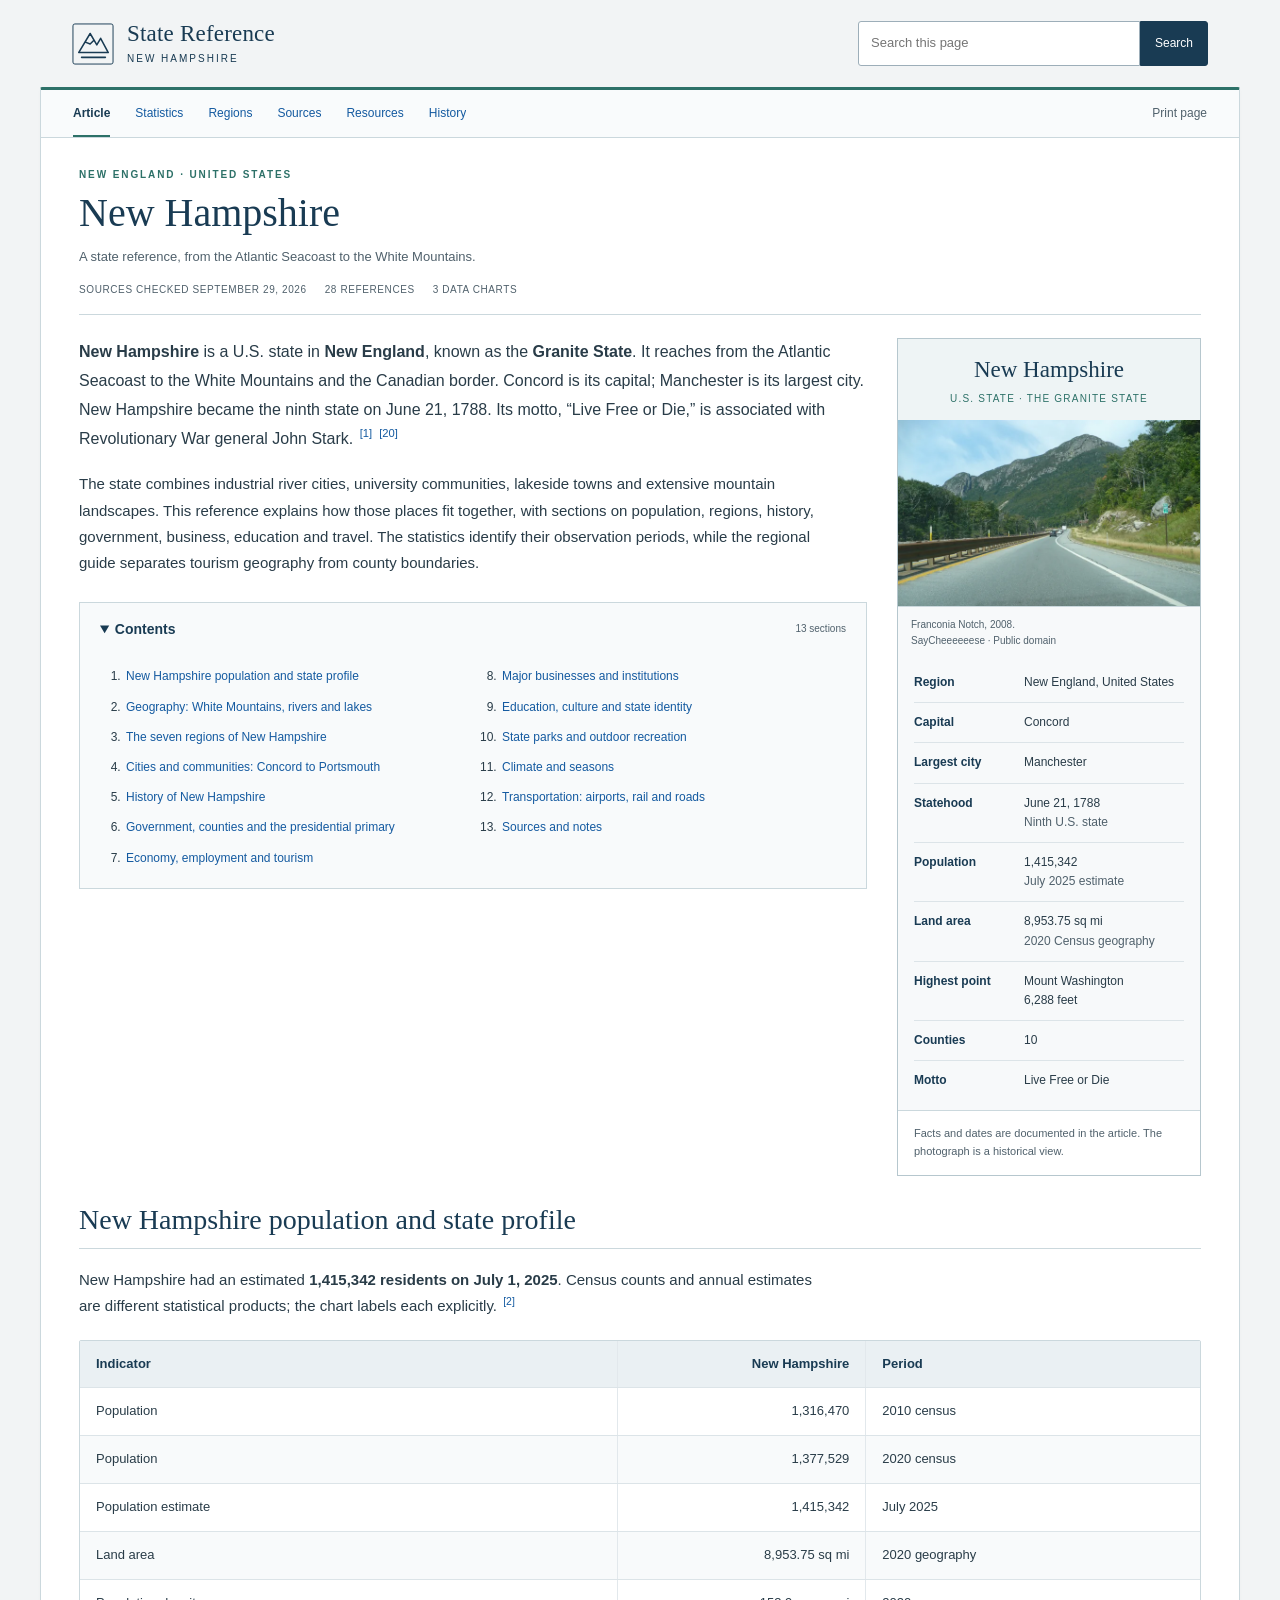
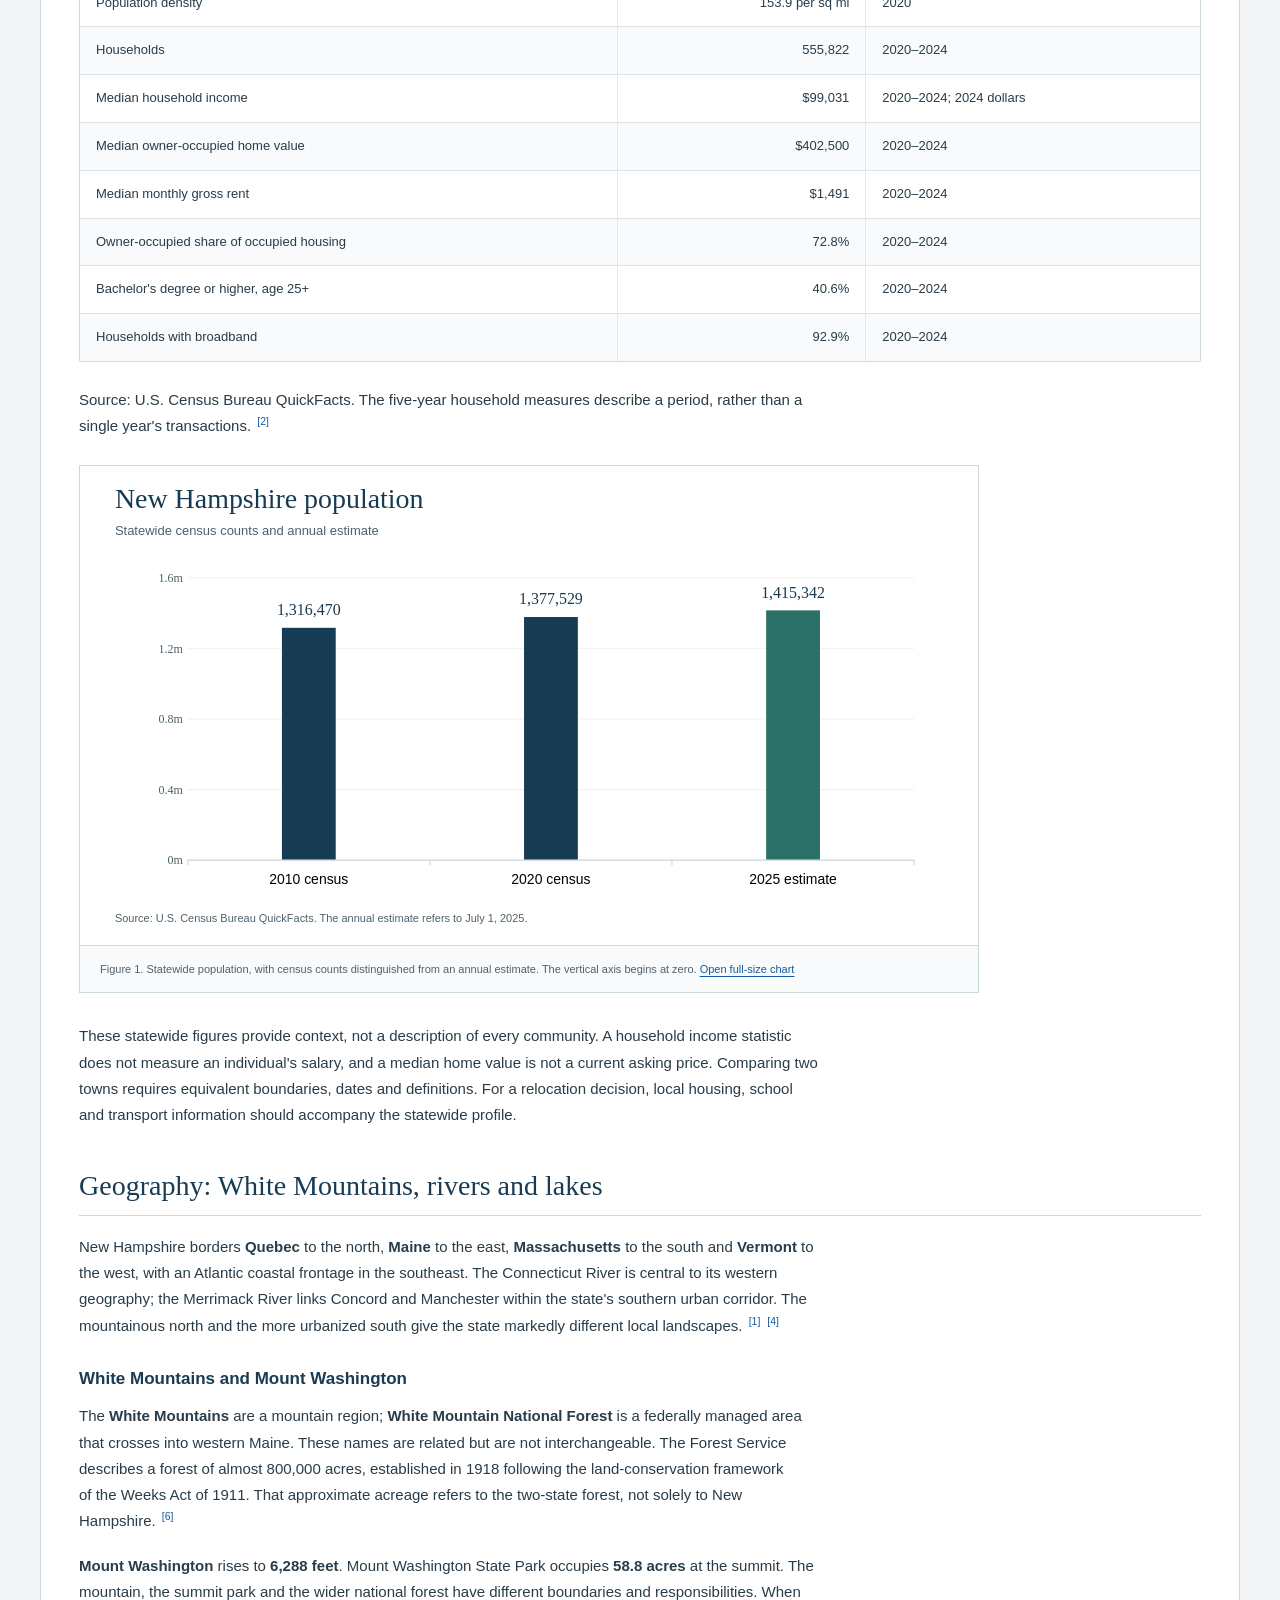
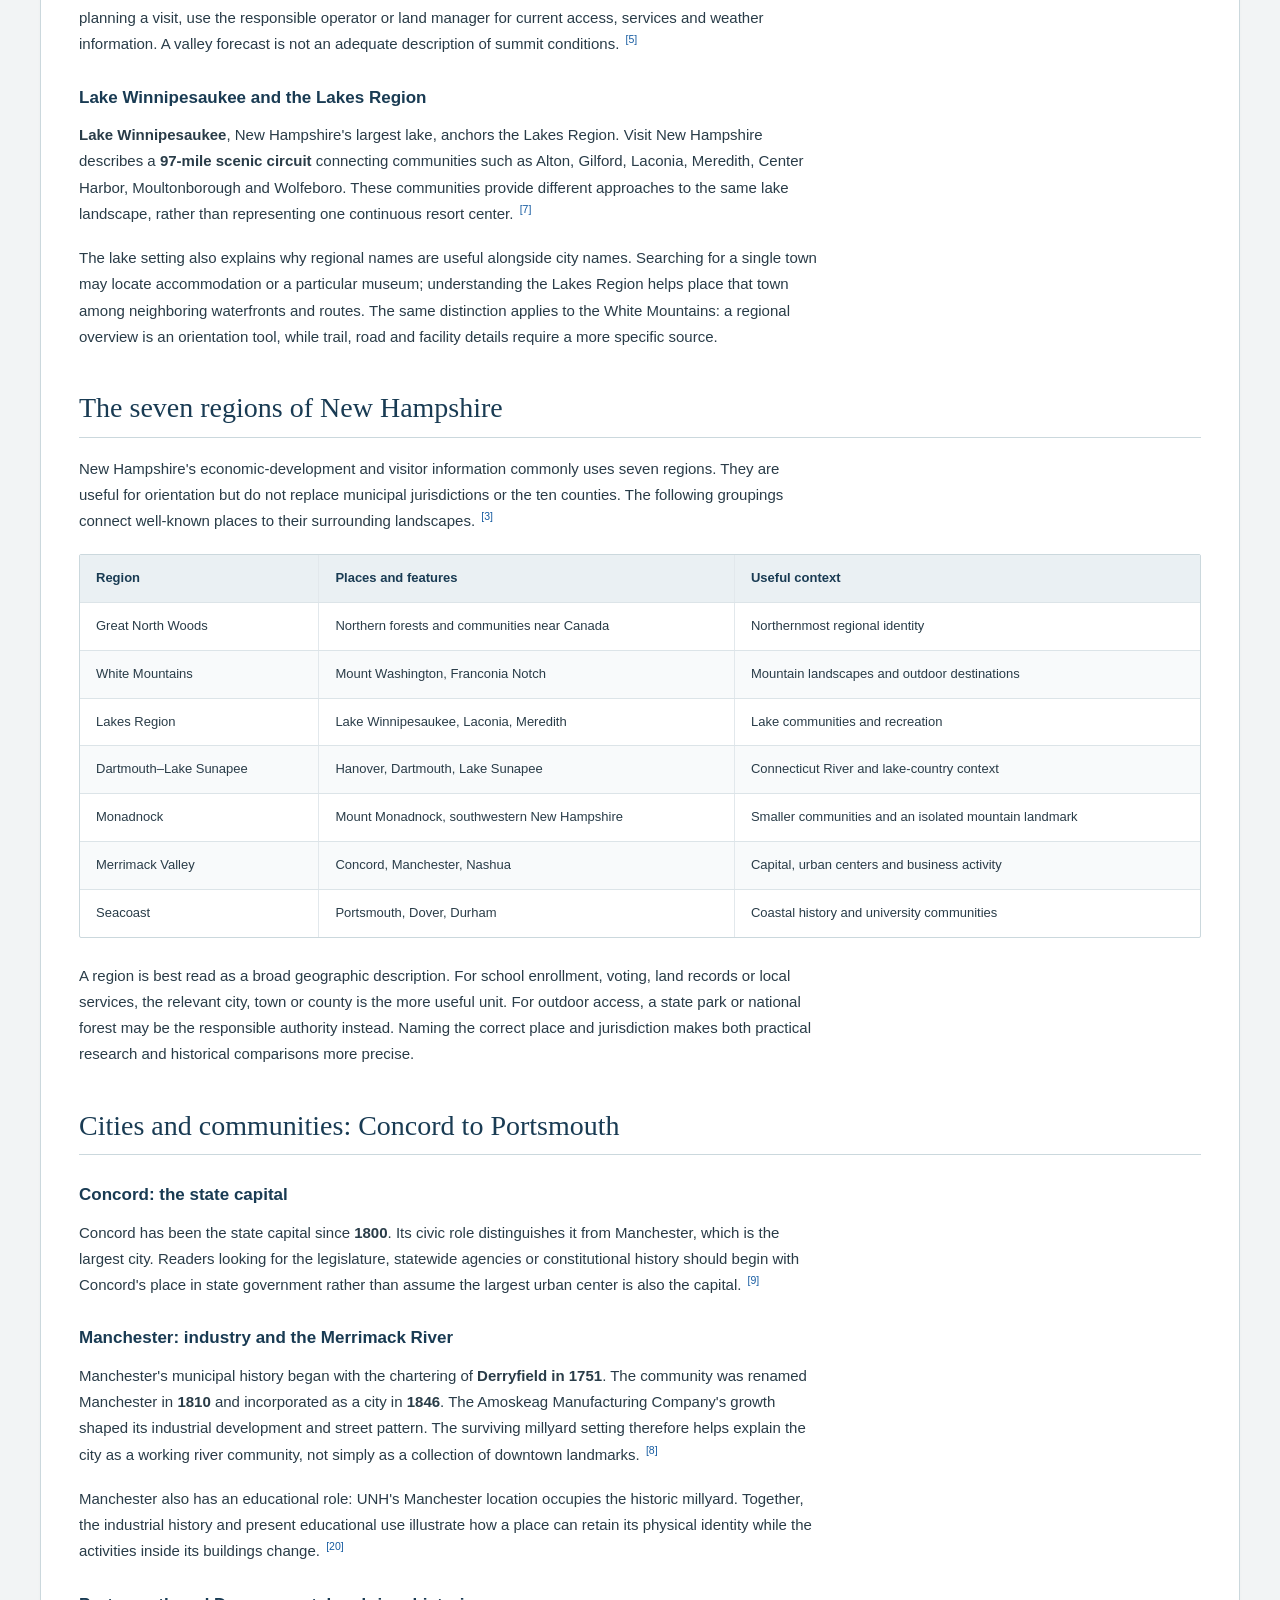
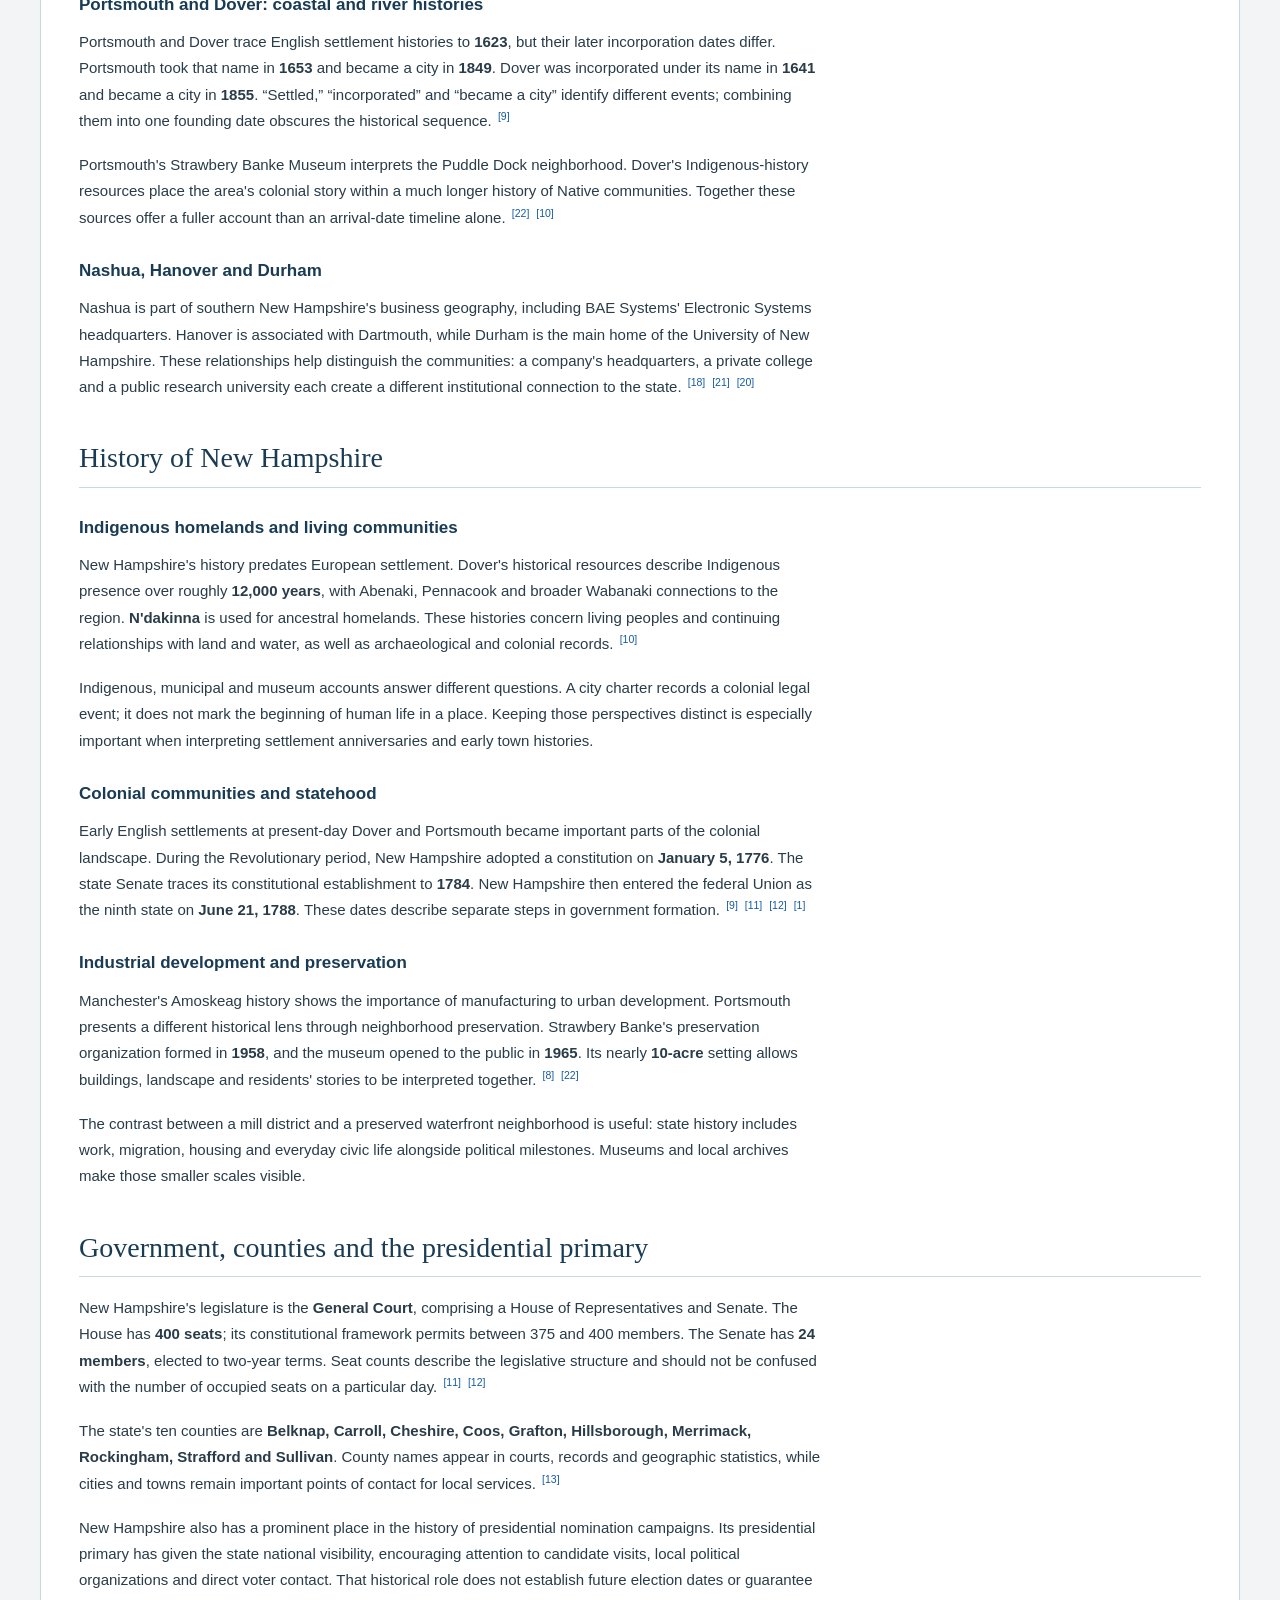
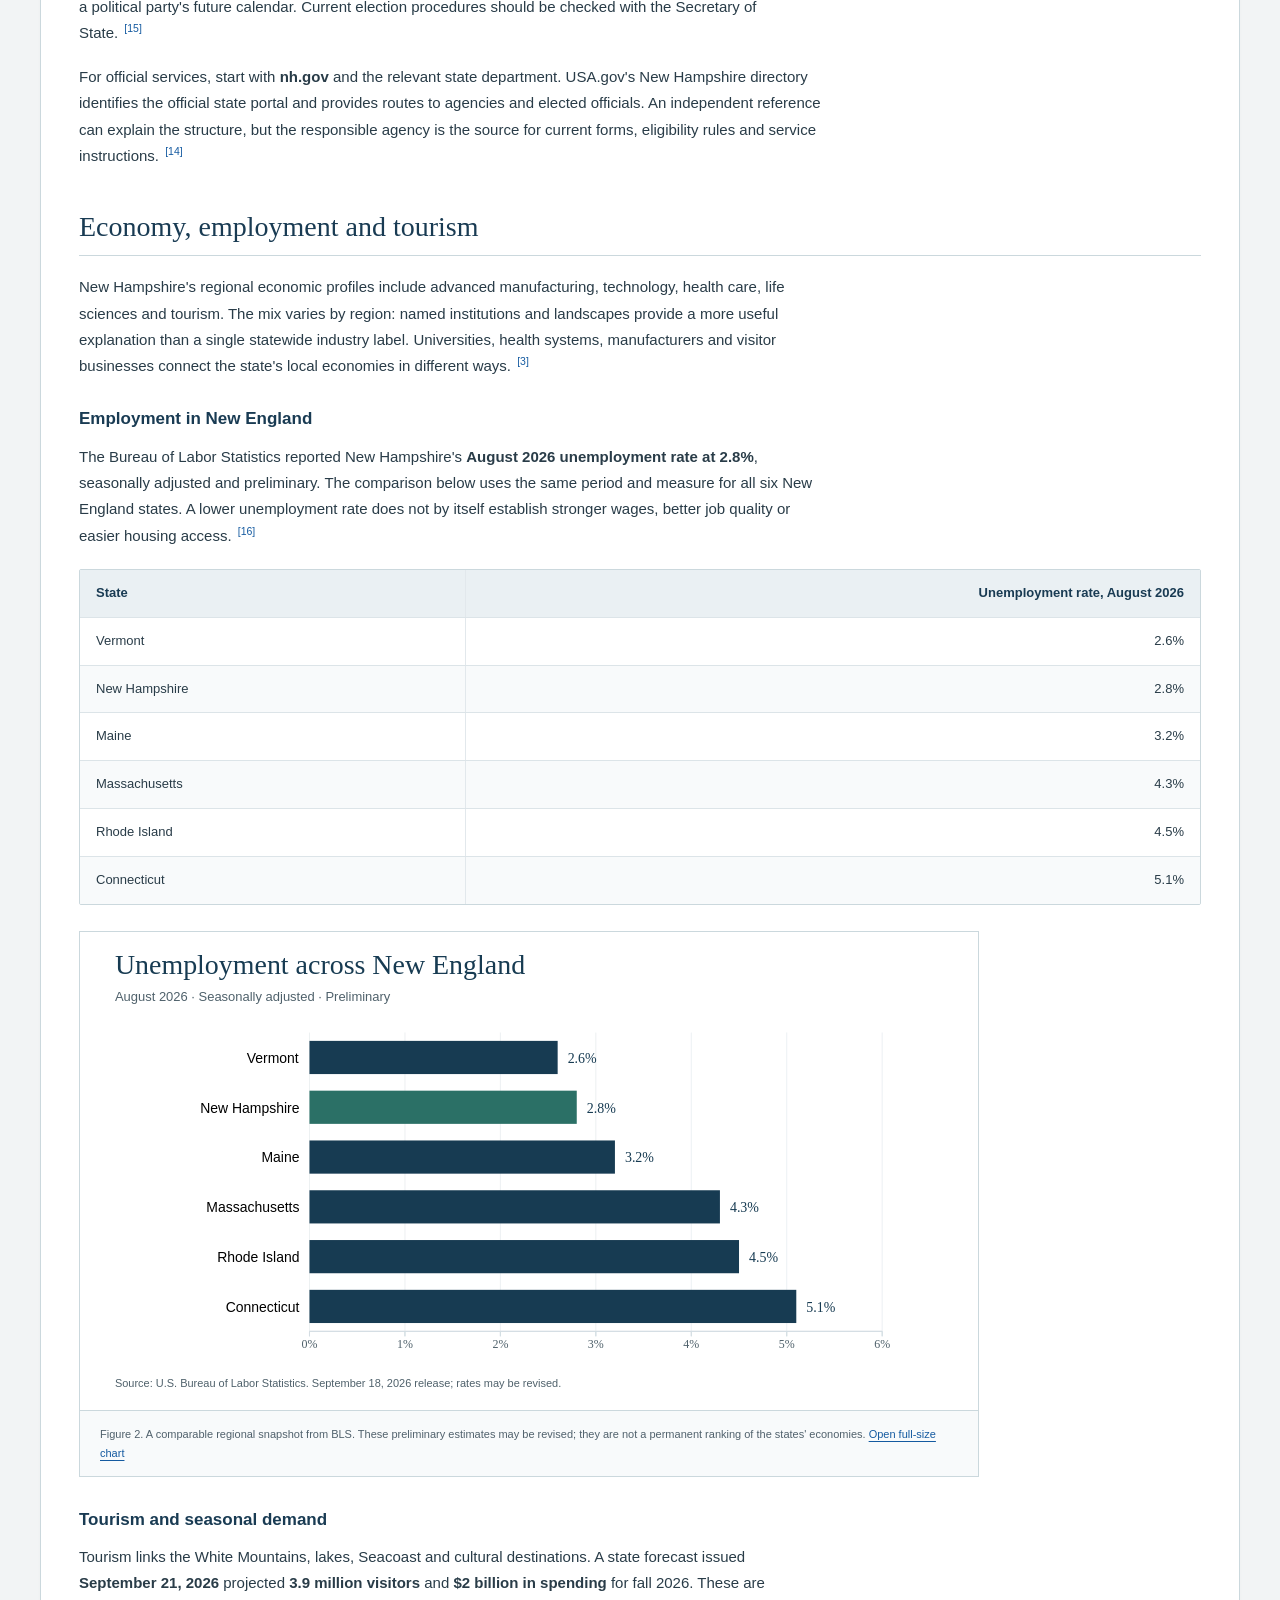
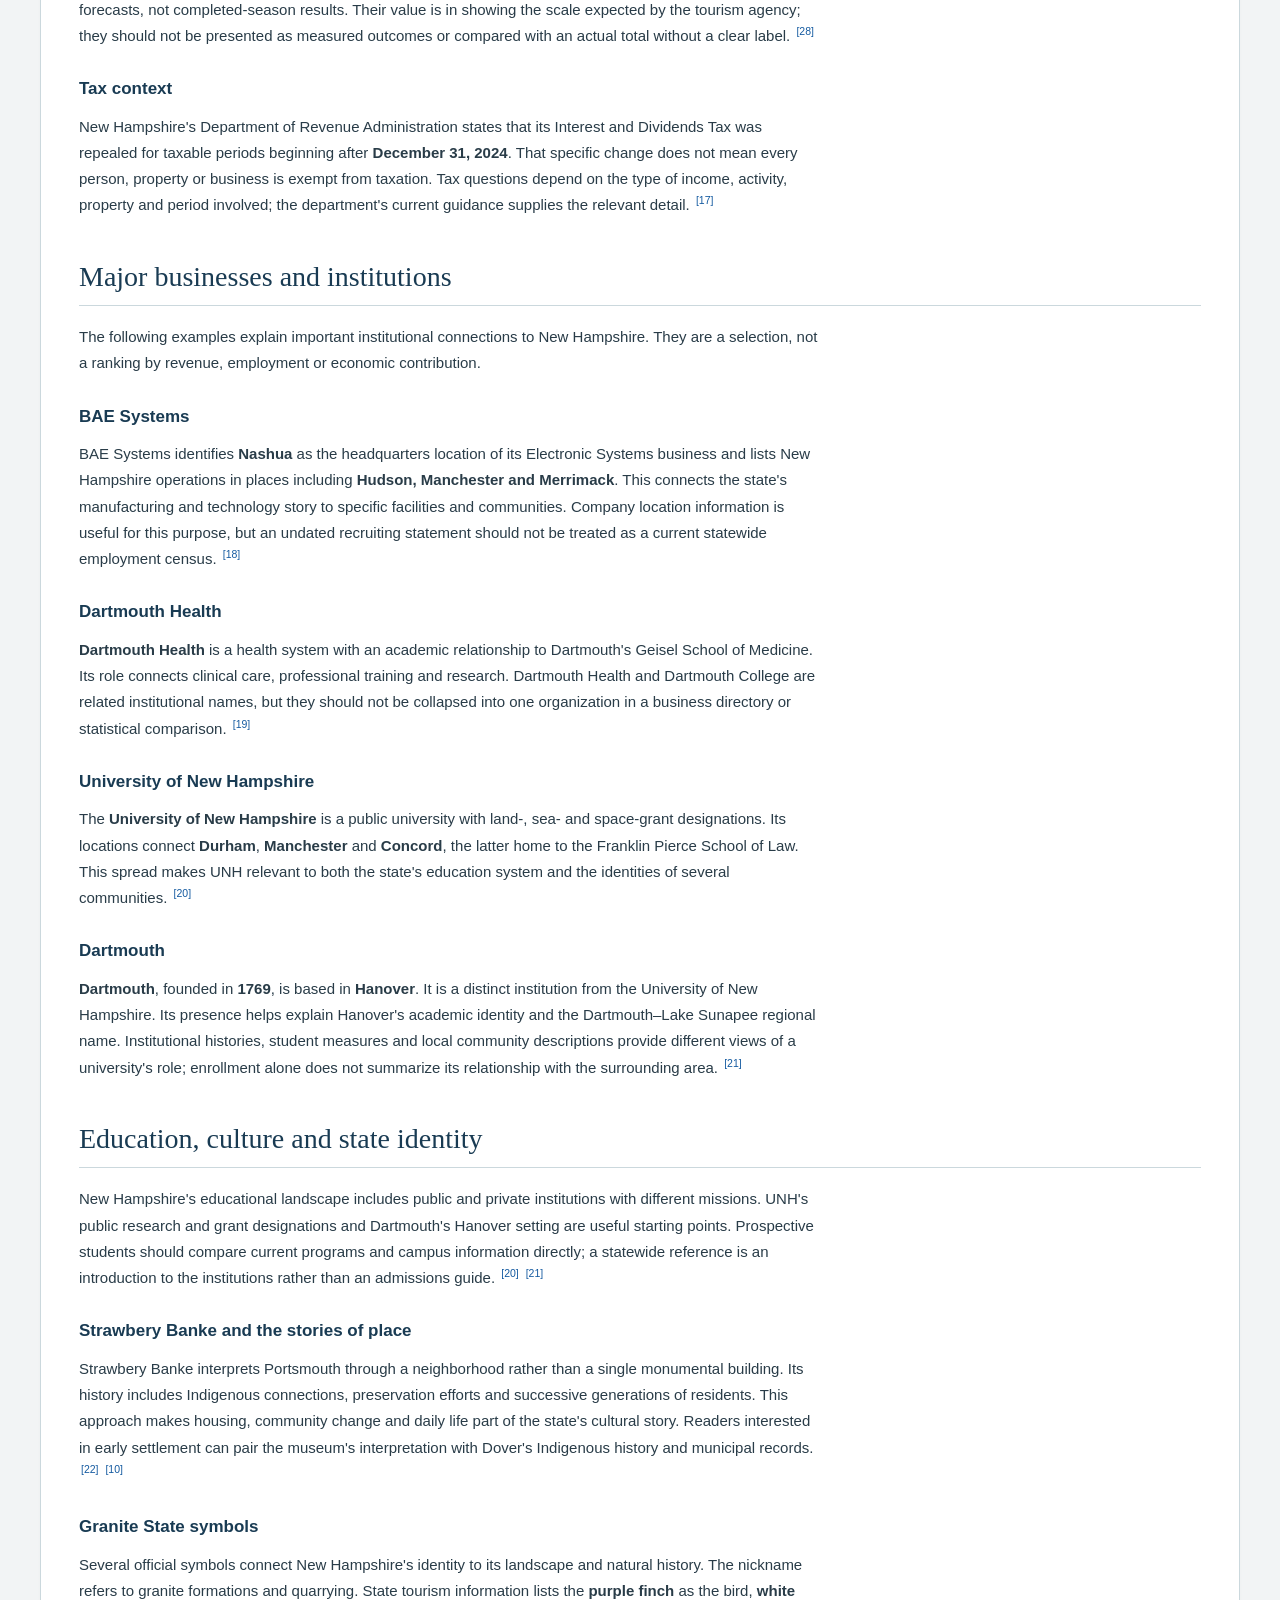
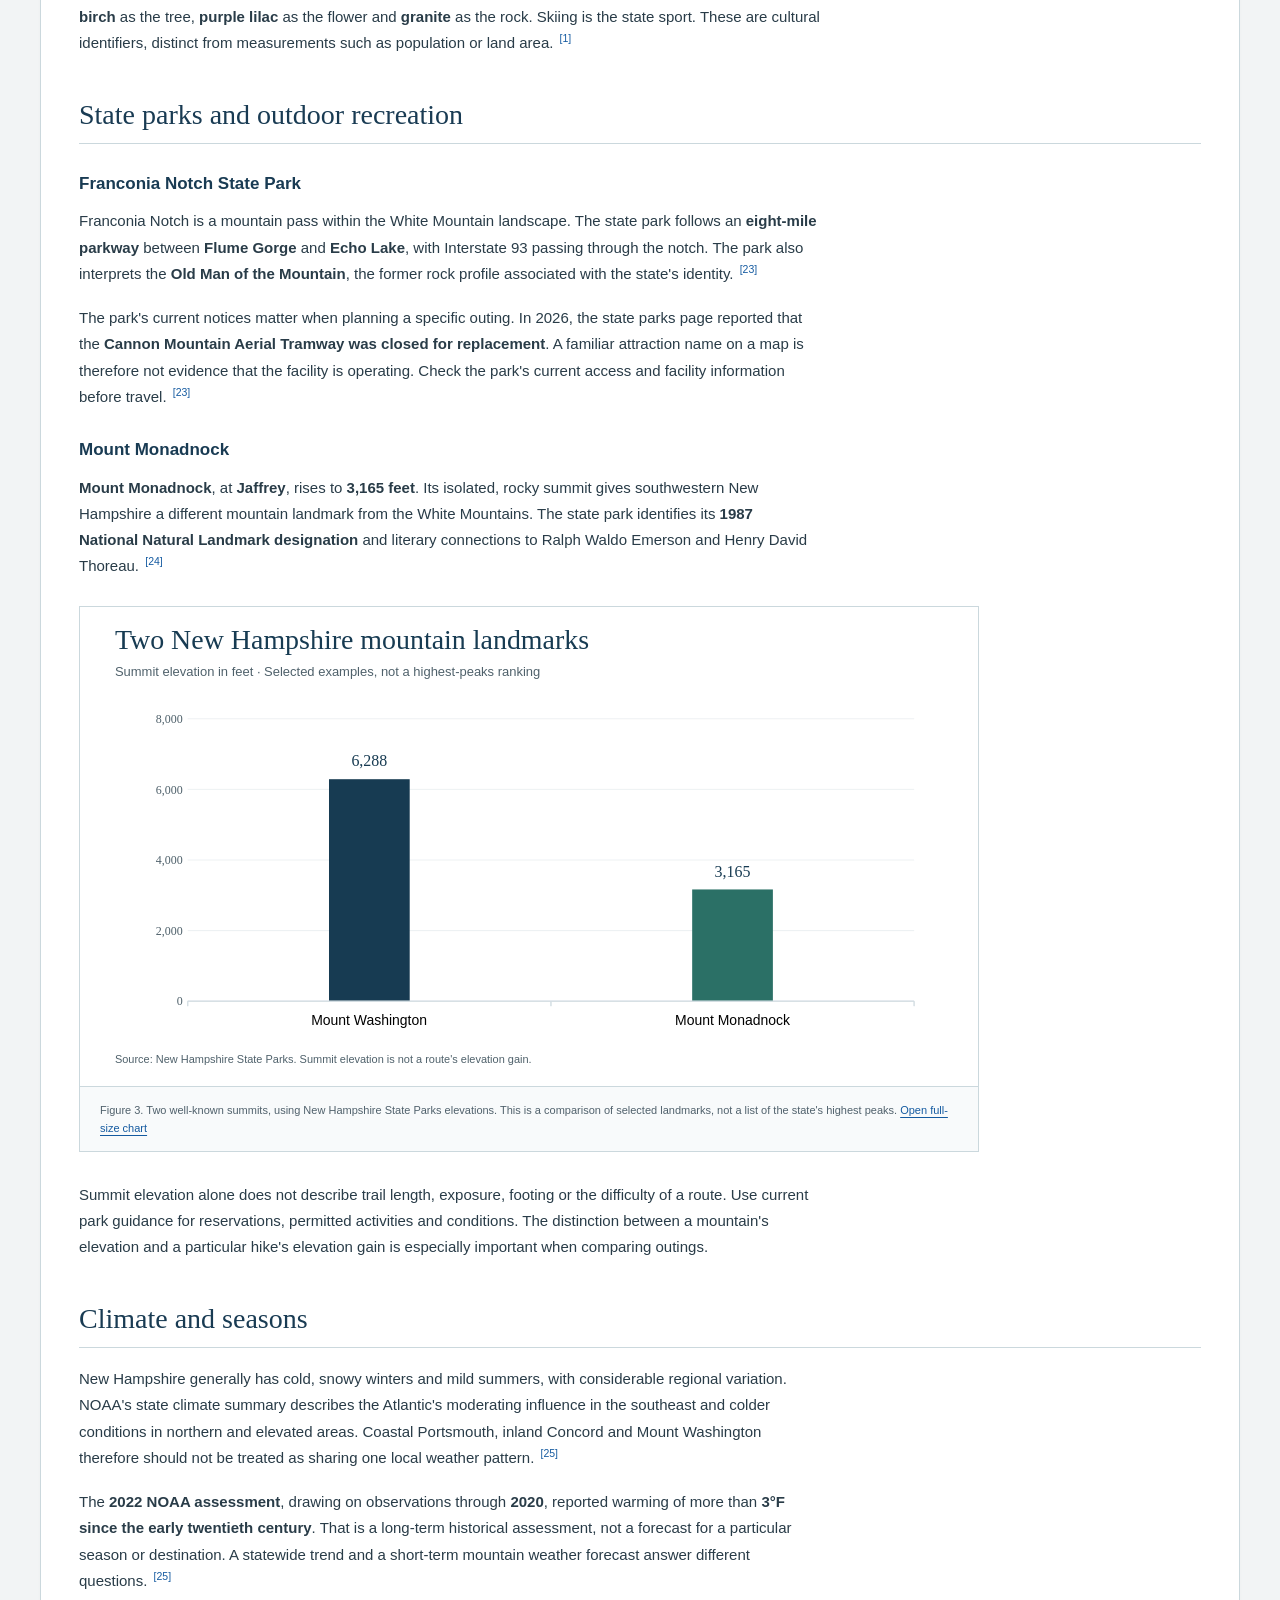
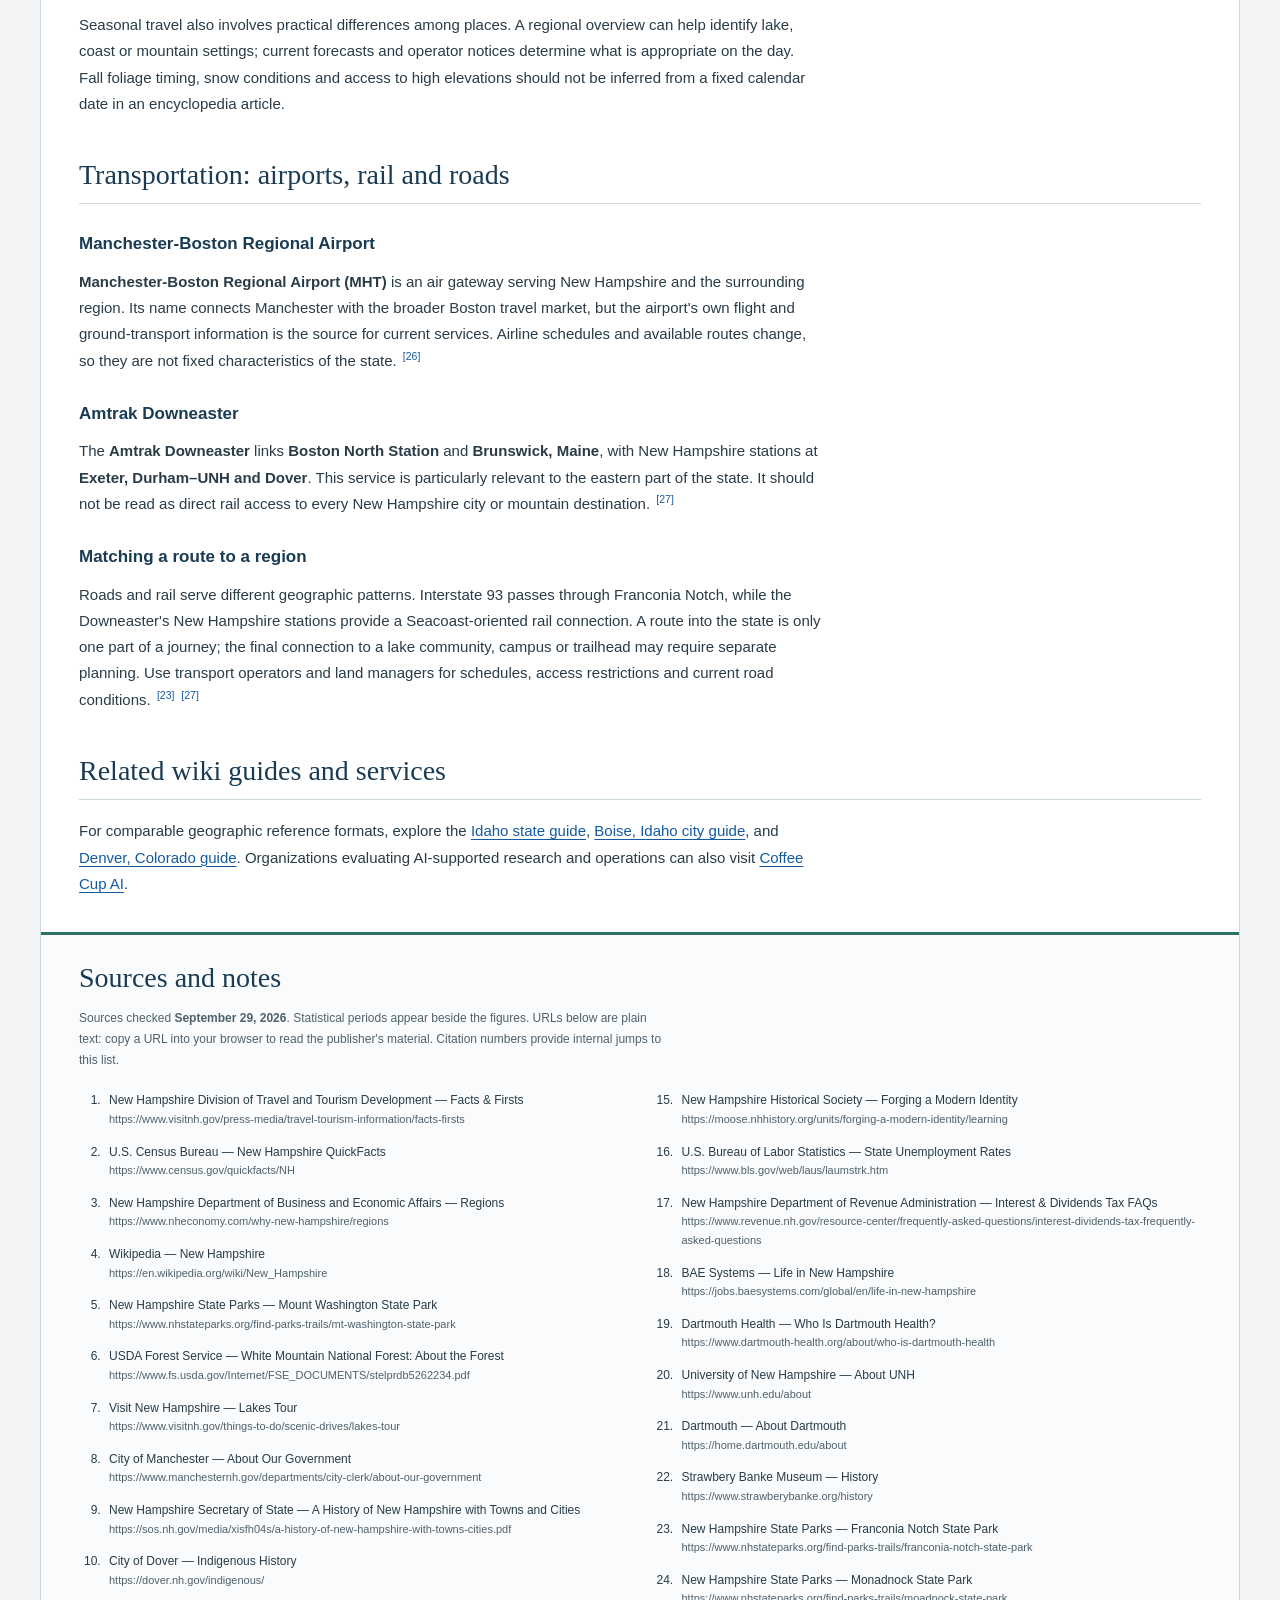
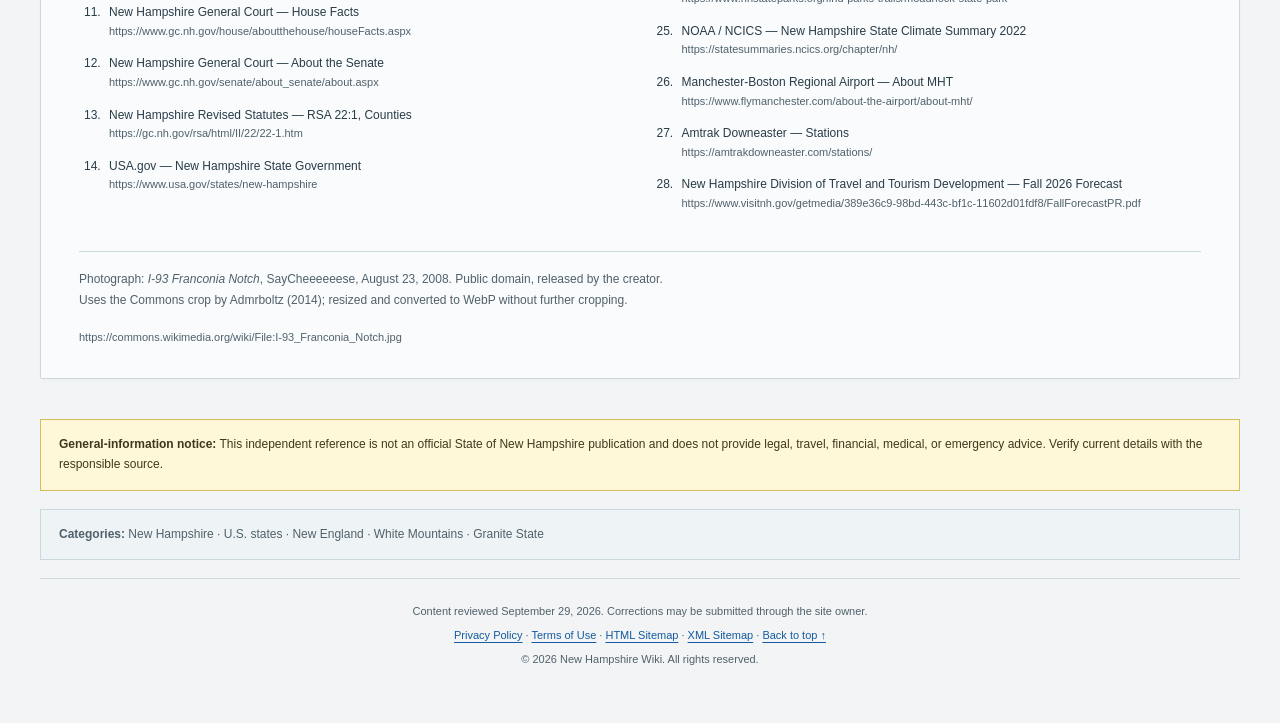
<file: index.html>
<!doctype html>
<html lang="en-US">
<head>
<meta charset="utf-8">
<meta name="viewport" content="width=device-width,initial-scale=1">
<title>New Hampshire: Population, History, Mountains &amp; Travel</title>
<meta name="description" content="Explore New Hampshire through population, Concord, Manchester, White Mountains, Lake Winnipesaukee, history, government, business, parks and travel.">
<meta name="theme-color" content="#193b53">
<meta name="color-scheme" content="light">
<meta name="format-detection" content="telephone=no">
<meta name="robots" content="index,follow,max-image-preview:large">
<link rel="canonical" href="https://newhampshire.wiki/">
<meta property="og:type" content="article">
<meta property="og:title" content="New Hampshire: Population, History, Mountains &amp; Travel">
<meta property="og:description" content="Explore New Hampshire through population, Concord, Manchester, White Mountains, Lake Winnipesaukee, history, government, business, parks and travel.">
<meta property="og:url" content="https://newhampshire.wiki/">
<meta property="og:site_name" content="New Hampshire Wiki">
<meta name="twitter:card" content="summary">
<meta name="twitter:title" content="New Hampshire: Population, History, Mountains &amp; Travel">
<meta name="twitter:description" content="Explore New Hampshire through population, Concord, Manchester, White Mountains, Lake Winnipesaukee, history, government, business, parks and travel.">
<link rel="icon" href="assets/favicon.svg" type="image/svg+xml">
<link rel="stylesheet" href="assets/wiki.css">
<link rel="preload" as="image" href="assets/franconia-notch-640.webp" imagesrcset="assets/franconia-notch-640.webp 640w, assets/franconia-notch-960.webp 960w" imagesizes="(max-width:600px) calc(100vw - 42px), 304px">
<style>
:root{--ink:#213d52;--text:#25343e;--muted:#526473;--link:#145aa0;--accent:#126d72;--bg:#f2f4f5;--paper:#fff;--soft:#edf4f4;--line:#cad3da;--serif:Georgia,'Times New Roman',serif;--sans:Verdana,Arial,sans-serif;--space:8px}
*{box-sizing:border-box}html{scroll-padding-top:90px}body{margin:0;background:var(--bg);color:var(--text);font:15px/1.75 var(--sans)}a{color:var(--link);text-decoration-thickness:1px;text-underline-offset:3px}a:hover{text-decoration:underline;color:#0c4077}button,input,summary{font:inherit}button,summary{cursor:pointer}a:focus-visible,button:focus-visible,input:focus-visible,summary:focus-visible,[tabindex]:focus-visible{outline:3px solid var(--accent);outline-offset:4px}button{color:var(--ink)}.skip{position:absolute;left:16px;top:-80px;background:white;padding:12px;z-index:100}.skip:focus{top:8px}
.site-header{max-width:1200px;margin:auto;padding:24px 32px 20px;display:flex;align-items:center;justify-content:space-between;gap:30px}.identity{display:flex;gap:13px;align-items:center;color:var(--ink);text-decoration:none}.identity svg{width:39px;height:39px}.wordmark{font-family:var(--serif);font-size:23px;line-height:1.1;letter-spacing:.2px}.wordmark small{display:block;font:10px/1.5 var(--sans);letter-spacing:2px;margin-top:5px;text-transform:uppercase}.search{display:flex;width:350px;position:relative}.search input{width:100%;min-width:0;border:1px solid #9daeb9;border-radius:3px 0 0 3px;background:white;padding:10px 12px;font-size:13px}.search button{border:1px solid var(--ink);border-radius:0 3px 3px 0;background:var(--ink);color:white;font-size:12px;padding:0 14px}.search-panel{position:absolute;z-index:20;top:51px;right:0;width:430px;max-width:calc(100vw - 32px);background:white;border:1px solid var(--line);box-shadow:0 7px 22px #213d5220;padding:16px;font-size:13px}.search-panel[hidden]{display:none}.search-panel p{margin:0 0 12px}.search-panel ul{list-style:none;margin:0;padding:0;max-height:340px;overflow:auto}.search-panel li+li{border-top:1px solid #e7ecef}.search-panel a{display:block;padding:8px 0}.search-panel .close-search{background:none;color:var(--link);border:0;padding:9px 0 0;font-size:12px}
.page{max-width:1200px;margin:0 auto 40px;background:var(--paper);border:1px solid var(--line);border-top:3px solid var(--accent);box-shadow:0 2px 5px #213d5205}.toolbar{display:flex;justify-content:space-between;align-items:center;gap:12px;border-bottom:1px solid var(--line);padding:0 32px;background:#f9fbfc}.toolbar nav{display:flex;gap:25px}.toolbar a{display:block;font-size:12px;padding:13px 0 11px;text-decoration:none;white-space:nowrap}.toolbar a[aria-current="page"]{color:var(--ink);border-bottom:2px solid var(--accent);font-weight:700}.print{border:0;background:transparent;font-size:12px;padding:12px 0;color:var(--muted)}main{padding:28px 38px 0}.eyebrow{font-size:10px;letter-spacing:1.9px;color:var(--accent);font-weight:bold;text-transform:uppercase;margin-bottom:5px}.article-heading{margin-bottom:23px;border-bottom:1px solid var(--line);padding-bottom:16px}.article-heading h1{font:normal 42px/1.18 var(--serif);color:var(--ink);margin:0 0 10px}.deck{font-size:13px;color:var(--muted);margin:0;max-width:none}.metadata{display:flex;gap:18px;flex-wrap:wrap;color:var(--muted);font-size:10px;margin-top:12px;text-transform:uppercase;letter-spacing:.6px}
p{max-width:89ch;margin:0 0 18px}strong{font-weight:700}article h2{clear:both;margin:40px 0 18px;padding:0 0 10px;border-bottom:1px solid var(--line);font:normal 28px/1.3 var(--serif);color:var(--ink);scroll-margin-top:20px}article h3{font-size:17px;line-height:1.5;margin:27px 0 12px;color:var(--ink);scroll-margin-top:20px}article>p,article>ul{max-width:89ch}article li{padding-left:3px;margin-bottom:8px}article ul{padding-left:24px}.intro p:first-child{font-size:16px;line-height:1.8}.infobox{float:right;width:302px;border:1px solid #b6c7ce;margin:0 0 26px 30px;background:#f8fafb;font-size:12px;line-height:1.6}.infobox h2{font:normal 22px/1.3 var(--serif);text-align:center;margin:0;padding:18px 12px 10px;border:0;background:var(--soft)}.infobox .subhead{text-align:center;color:var(--accent);background:var(--soft);font-size:10px;text-transform:uppercase;letter-spacing:1.2px;padding:0 12px 17px}.infobox dl{margin:0;padding:4px 16px 10px}.infobox dl>div{display:grid;grid-template-columns:82px 1fr;gap:10px;padding:10px 0;border-bottom:1px solid #dce4e8}.infobox dl>div:last-child{border:0}.infobox dt{font-weight:700;color:var(--ink)}.infobox dd{margin:0}.infobox .note{font-size:11px;padding:14px 16px;margin:0;border-top:1px solid var(--line);background:white;color:var(--muted)}.contents{border:1px solid var(--line);background:#f8fafb;width:calc(100% - 332px);margin:26px 0 30px;padding:0 20px 15px;font-size:12px;line-height:1.6}.contents summary{font-size:14px;font-weight:700;color:var(--ink);padding:15px 0 0}.contents summary span{font-size:10px;font-weight:normal;float:right;padding:3px 0 0;color:var(--muted)}.contents ol{margin:15px 0 0;padding-left:24px;columns:2;column-gap:30px}.contents li{padding-left:2px;margin:0 0 9px;break-inside:avoid}.contents a{text-decoration:none}.contents a:hover{text-decoration:underline}
.table-scroll{overflow-x:auto;margin:20px 0 25px;max-width:100%;border:1px solid var(--line);border-radius:2px}table{border-collapse:collapse;width:100%;font-size:13px;line-height:1.6;text-align:left}th{background:#eaf0f3;color:var(--ink);font-weight:700}th,td{padding:13px 16px;vertical-align:top;border-bottom:1px solid #dce4e8}tr:last-child td{border-bottom:0}tbody tr:nth-child(even){background:#f8fafb}th:not(:last-child),td:not(:last-child){border-right:1px solid #e2e8ec}figure{margin:26px 0 30px;max-width:1000px;border:1px solid var(--line);background:white}figure img{display:block;width:100%;height:auto;object-fit:contain}figcaption{border-top:1px solid var(--line);font-size:11px;line-height:1.65;color:var(--muted);padding:14px 20px;background:#f8fafb}.article-footer{margin-top:35px;padding:25px 38px 32px;border-top:3px solid var(--accent);background:#f9fbfc}.article-footer h2{font:normal 28px/1.3 var(--serif);color:var(--ink);margin:0 0 12px}.article-footer p{font-size:12px;color:var(--muted)}.article-footer ol{margin:20px 0 0;padding-left:25px;font-size:12px;line-height:1.55}.article-footer li{padding:0 0 14px 5px;break-inside:avoid}.article-footer li p{margin:0;color:var(--text)}.article-footer code{font:11px/1.6 var(--sans);color:var(--muted);overflow-wrap:anywhere;word-break:break-word}.endbar{max-width:1200px;margin:0 auto 26px;padding:0 32px;display:flex;justify-content:space-between;gap:20px;font-size:11px;color:var(--muted)}.endbar p{margin:0}.sr-only{position:absolute;width:1px;height:1px;padding:0;margin:-1px;overflow:hidden;clip:rect(0,0,0,0);white-space:nowrap;border:0}
@media(min-width:1100px){.article-footer ol{columns:2;column-gap:48px}}
@media(max-width:850px){.site-header{padding:20px 24px}.search{width:300px}.page{border-left:0;border-right:0}.toolbar{padding:0 24px}.toolbar nav{gap:20px}main{padding:26px 26px 0}.article-heading h1{font-size:36px}.infobox{width:260px;margin-left:24px}.contents{width:calc(100% - 284px)}.contents ol{columns:1}.intro p:first-child{font-size:15px}.article-footer{padding:25px 26px}.infobox dl>div{grid-template-columns:72px 1fr}}
@media(max-width:600px){body{font-size:14px;line-height:1.75}.site-header{padding:20px 20px 17px;display:block}.identity{width:max-content}.wordmark{font-size:22px}.search{width:100%;margin-top:18px}.search input{font-size:14px;min-height:44px}.search button{font-size:12px}.search-panel{width:100%;max-width:100%;top:49px}.toolbar{padding:0 20px}.toolbar nav{gap:18px}.toolbar a{font-size:11px;padding:12px 0}.print{display:none}main{padding:24px 20px 0}.article-heading{margin-bottom:22px}.article-heading h1{font-size:34px}.deck{font-size:12px}.metadata{gap:8px 15px;font-size:9px}.infobox{float:none;width:100%;margin:22px 0 25px}.infobox h2{text-align:left;padding:14px 16px 5px;font-size:21px}.infobox .subhead{text-align:left;padding:0 16px 12px}.infobox dl{padding:4px 16px}.infobox dl>div{grid-template-columns:88px 1fr;padding:8px 0}.infobox .note{padding:12px 16px}.contents{width:100%;margin:22px 0;padding:0 16px 15px}.contents ol{columns:1}.contents:not([open]){padding-bottom:15px}article h2{font-size:25px;line-height:1.35;margin-top:34px}article h3{font-size:16px}table{font-size:12px;min-width:510px}th,td{padding:11px 12px}figure{margin:23px -4px}.article-footer{padding:25px 20px}.article-footer ol{padding-left:23px}.article-footer code{font-size:10px}.endbar{padding:0 20px;display:block}.endbar a{display:inline-block;margin-top:10px}}

@media print{html{scroll-behavior:auto}body{background:white;font-size:10pt;line-height:1.55}.site-header,.toolbar,.contents,.endbar{display:none}.page{margin:0;border:0;max-width:none;box-shadow:none}main{padding:0}.article-heading h1{font-size:28pt}.infobox{width:240px}article h2{font-size:19pt;break-after:avoid}article h3{break-after:avoid}table{min-width:0;font-size:9pt}.table-scroll{overflow:visible}figure{break-inside:avoid;max-width:680px}.article-footer{padding:20px 0}.article-footer ol{columns:1}a{color:inherit}.article-footer li{break-inside:avoid}}

.toolbar nav{min-width:0;overflow-x:auto;scrollbar-width:thin}.toolbar{gap:20px}.toolbar .print{flex-shrink:0}.toolbar nav a{min-height:44px}.directory{display:grid;grid-template-columns:1fr 1fr;gap:20px;margin:24px 0}.directory section{padding:20px 22px;border:1px solid var(--line);background:#f8fafb}.directory h3{margin:0 0 9px;font-family:var(--serif);font-size:21px}.directory p{font-size:13px;margin:0 0 12px}.history-entry{padding:22px 24px;border-left:3px solid var(--accent);background:#f3f7f8;margin:20px 0 30px}.history-entry h3{margin:0 0 12px}.support-page{padding-bottom:30px}
@media(max-width:600px){article{display:flex;flex-direction:column}article>*{min-width:0}.intro{order:-2}.infobox{order:-1}.table-scroll{width:100%}.directory{grid-template-columns:1fr}.toolbar nav{gap:20px}.directory section{padding:18px}.history-entry{padding:18px}.support-page{padding-bottom:24px}}

.city-emblem{padding:9px 12px;background:#f0f5f6;border-bottom:1px solid var(--line)}.city-emblem svg{display:block;width:100%;height:auto}.muted{color:var(--muted)}.directory h3{font-size:20px}.article-footer li p{font-size:12px}.sources-policy{border-left:3px solid var(--accent);padding:12px 18px;background:var(--soft)}@media(max-width:600px){.city-emblem{display:none}.metadata{line-height:1.7}.contents summary{min-height:42px}.infobox dl>div{grid-template-columns:96px 1fr}}
:root{color-scheme:light;--ink:#193b53;--text:#293c48;--muted:#50616c;--accent:#2d7168;--bg:#f2f4f5;--soft:#eef4f5;--line:#cbd8dd;--ink:oklch(from #193b53 l c h);--accent:oklch(from #2d7168 l c h);--radius:2px;--ease:cubic-bezier(.2,.7,.2,1)}
.page{border-radius:var(--radius)}.site-header{padding-top:21px;padding-bottom:21px}.identity svg{width:42px;height:42px}.article-heading h1{font-size:40px}h1,h2,h3{text-wrap:balance}p{text-wrap:pretty}.infobox{width:304px;background:#f7f9fa}.infobox-title{font:normal 23px/1.3 var(--serif);text-align:center;padding:16px 12px 6px;background:var(--soft);color:var(--ink)}.infobox .subhead{padding-bottom:13px}.city-photo{margin:0;border:0}.city-photo picture,.city-photo img{display:block;width:100%;height:auto}.city-photo figcaption{padding:10px 13px;font-size:10px;background:#f7f9fa;line-height:1.6}.city-photo figcaption a{padding:2px 0;display:inline-block}.contents{width:calc(100% - 334px)}.contents a{display:block;padding:5px 0}.contents li{margin-bottom:1px}.reference{font-size:.7em;line-height:0;white-space:nowrap}.reference a{padding:0 2px;text-decoration:none}.data-figure{max-width:900px}.infobox .note{font-size:11px}.references li:target{background:#e6f0f3;outline:2px solid var(--accent);outline-offset:4px}.license-note{margin-top:24px;padding-top:17px;border-top:1px solid var(--line)}.license-note code{display:block}.catlinks{font-size:12px;padding:15px 18px;background:var(--soft);border:1px solid var(--line);margin:32px 0}.catlinks span{color:var(--muted)}.directory a{display:inline-block;padding:8px 0}.print{min-height:44px}.contents summary{min-height:44px}.search button{min-height:44px}.search-panel .close-search{min-height:42px}.endbar a{display:inline-flex;align-items:center;min-height:40px}.toolbar a:hover{color:var(--accent)}.sr-only{white-space:nowrap}.search-panel a{padding:12px 0}.search-panel{border-top:3px solid var(--accent)}
.infobox dl>div{grid-template-columns:100px 1fr}
@media(max-width:850px){.infobox{width:260px}.infobox dl>div{grid-template-columns:92px 1fr}.contents{width:calc(100% - 284px)}}
@media(max-width:600px){.article-heading h1{font-size:36px}.infobox,.contents{width:100%}.infobox-title{text-align:left;padding:15px 16px 5px}.city-photo img{max-height:none}.city-photo figcaption{font-size:11px}.contents a{min-height:40px;padding:8px 0}.table-scroll{overscroll-behavior-inline:contain}.data-figure{margin-inline:0}.toolbar nav{gap:20px}.toolbar{gap:0}.metadata{font-size:10px}.catlinks{font-size:11px}.site-header{padding-inline:20px}}
@media(prefers-reduced-motion:reduce){html{scroll-behavior:auto}*,*::before,*::after{animation:none!important;transition:none!important}}
@media print{.city-photo img{max-width:100%}.reference{font-size:7pt}.infobox{width:225px}.references li:target{outline:0;background:none}.catlinks{display:none}}
</style>
<script type="application/ld+json">{
  "@context": "https://schema.org",
  "@graph": [
    {
      "@id": "https://newhampshire.wiki/#publisher",
      "@type": "Organization",
      "name": "New Hampshire Wiki",
      "url": "https://newhampshire.wiki/"
    },
    {
      "@id": "https://newhampshire.wiki/#website",
      "@type": "WebSite",
      "name": "New Hampshire Wiki",
      "url": "https://newhampshire.wiki/",
      "publisher": {
        "@id": "https://newhampshire.wiki/#publisher"
      },
      "inLanguage": "en-US"
    },
    {
      "@id": "https://newhampshire.wiki/#webpage",
      "@type": "WebPage",
      "url": "https://newhampshire.wiki/",
      "name": "New Hampshire: Population, History, Mountains & Travel",
      "description": "A factual reference covering New Hampshire population, geography, history, government, business, institutions, parks and transportation.",
      "isPartOf": {
        "@id": "https://newhampshire.wiki/#website"
      },
      "mainEntity": {
        "@id": "https://newhampshire.wiki/#article"
      },
      "about": {
        "@id": "https://newhampshire.wiki/#new-hampshire"
      },
      "dateModified": "2026-10-26",
      "inLanguage": "en-US",
      "breadcrumb": {
        "@id": "https://newhampshire.wiki/#breadcrumb"
      },
      "relatedLink": [
        "https://idaho.wiki/",
        "https://boiseidaho.wiki/",
        "https://denvercolorado.wiki/",
        "https://coffeecupai.com/"
      ]
    },
    {
      "@id": "https://newhampshire.wiki/#article",
      "@type": "Article",
      "headline": "New Hampshire",
      "description": "A state reference from the Atlantic Seacoast to the White Mountains.",
      "mainEntityOfPage": {
        "@id": "https://newhampshire.wiki/#webpage"
      },
      "publisher": {
        "@id": "https://newhampshire.wiki/#publisher"
      },
      "about": {
        "@id": "https://newhampshire.wiki/#new-hampshire"
      },
      "mentions": [
        {
          "@id": "https://newhampshire.wiki/#concord"
        },
        {
          "@id": "https://newhampshire.wiki/#manchester"
        },
        {
          "@id": "https://newhampshire.wiki/#white-mountains"
        },
        {
          "@id": "https://newhampshire.wiki/#mount-washington"
        },
        {
          "@id": "https://newhampshire.wiki/#lake-winnipesaukee"
        },
        {
          "@id": "https://newhampshire.wiki/#bae-systems"
        },
        {
          "@id": "https://newhampshire.wiki/#dartmouth-health"
        },
        {
          "@id": "https://newhampshire.wiki/#unh"
        },
        {
          "@id": "https://newhampshire.wiki/#dartmouth"
        },
        {
          "@id": "https://newhampshire.wiki/#franconia-notch"
        },
        {
          "@id": "https://newhampshire.wiki/#mht"
        },
        {
          "@id": "https://coffeecupai.com/#organization"
        },
        {
          "@id": "https://newhampshire.wiki/#connecticut-river"
        },
        {
          "@id": "https://newhampshire.wiki/#downeaster"
        },
        {
          "@id": "https://newhampshire.wiki/#general-court"
        },
        {
          "@id": "https://newhampshire.wiki/#merrimack-river"
        },
        {
          "@id": "https://newhampshire.wiki/#state-government"
        },
        {
          "@id": "https://newhampshire.wiki/#white-mountain-national-forest"
        }
      ],
      "dateModified": "2026-10-26",
      "inLanguage": "en-US",
      "datePublished": "2026-09-29",
      "author": {
        "@id": "https://newhampshire.wiki/#publisher"
      },
      "image": [
        {
          "@id": "https://newhampshire.wiki/#employment-chart"
        },
        {
          "@id": "https://newhampshire.wiki/#hero-image"
        },
        {
          "@id": "https://newhampshire.wiki/#population-chart"
        },
        {
          "@id": "https://newhampshire.wiki/#summits-chart"
        }
      ],
      "hasPart": [
        {
          "@id": "https://newhampshire.wiki/#sections"
        }
      ]
    },
    {
      "@id": "https://newhampshire.wiki/#united-states",
      "@type": "Country",
      "name": "United States"
    },
    {
      "@id": "https://newhampshire.wiki/#new-england",
      "@type": "AdministrativeArea",
      "name": "New England",
      "containedInPlace": {
        "@id": "https://newhampshire.wiki/#united-states"
      }
    },
    {
      "@id": "https://newhampshire.wiki/#new-hampshire",
      "@type": "State",
      "name": "New Hampshire",
      "alternateName": "Granite State",
      "containedInPlace": {
        "@id": "https://newhampshire.wiki/#united-states"
      },
      "containsPlace": [
        {
          "@id": "https://newhampshire.wiki/#concord"
        },
        {
          "@id": "https://newhampshire.wiki/#manchester"
        },
        {
          "@id": "https://newhampshire.wiki/#portsmouth"
        },
        {
          "@id": "https://newhampshire.wiki/#dover"
        },
        {
          "@id": "https://newhampshire.wiki/#nashua"
        },
        {
          "@id": "https://newhampshire.wiki/#hanover"
        },
        {
          "@id": "https://newhampshire.wiki/#durham"
        },
        {
          "@id": "https://newhampshire.wiki/#mount-washington"
        },
        {
          "@id": "https://newhampshire.wiki/#lake-winnipesaukee"
        }
      ]
    },
    {
      "@id": "https://newhampshire.wiki/#concord",
      "@type": "City",
      "name": "Concord",
      "containedInPlace": {
        "@id": "https://newhampshire.wiki/#new-hampshire"
      }
    },
    {
      "@id": "https://newhampshire.wiki/#manchester",
      "@type": "City",
      "name": "Manchester",
      "containedInPlace": {
        "@id": "https://newhampshire.wiki/#new-hampshire"
      }
    },
    {
      "@id": "https://newhampshire.wiki/#portsmouth",
      "@type": "City",
      "name": "Portsmouth",
      "containedInPlace": {
        "@id": "https://newhampshire.wiki/#new-hampshire"
      }
    },
    {
      "@id": "https://newhampshire.wiki/#dover",
      "@type": "City",
      "name": "Dover",
      "containedInPlace": {
        "@id": "https://newhampshire.wiki/#new-hampshire"
      }
    },
    {
      "@id": "https://newhampshire.wiki/#nashua",
      "@type": "City",
      "name": "Nashua",
      "containedInPlace": {
        "@id": "https://newhampshire.wiki/#new-hampshire"
      }
    },
    {
      "@id": "https://newhampshire.wiki/#hanover",
      "@type": "City",
      "name": "Hanover",
      "containedInPlace": {
        "@id": "https://newhampshire.wiki/#new-hampshire"
      }
    },
    {
      "@id": "https://newhampshire.wiki/#durham",
      "@type": "City",
      "name": "Durham",
      "containedInPlace": {
        "@id": "https://newhampshire.wiki/#new-hampshire"
      }
    },
    {
      "@id": "https://newhampshire.wiki/#white-mountains",
      "@type": "Mountain",
      "name": "White Mountains",
      "containedInPlace": {
        "@id": "https://newhampshire.wiki/#new-hampshire"
      }
    },
    {
      "@id": "https://newhampshire.wiki/#mount-washington",
      "@type": "Mountain",
      "name": "Mount Washington",
      "elevation": "6288 ft",
      "containedInPlace": {
        "@id": "https://newhampshire.wiki/#new-hampshire"
      }
    },
    {
      "@id": "https://newhampshire.wiki/#mount-monadnock",
      "@type": "Mountain",
      "name": "Mount Monadnock",
      "elevation": "3165 ft",
      "containedInPlace": {
        "@id": "https://newhampshire.wiki/#new-hampshire"
      }
    },
    {
      "@id": "https://newhampshire.wiki/#lake-winnipesaukee",
      "@type": "LakeBodyOfWater",
      "name": "Lake Winnipesaukee",
      "containedInPlace": {
        "@id": "https://newhampshire.wiki/#new-hampshire"
      }
    },
    {
      "@id": "https://newhampshire.wiki/#connecticut-river",
      "@type": "RiverBodyOfWater",
      "name": "Connecticut River"
    },
    {
      "@id": "https://newhampshire.wiki/#merrimack-river",
      "@type": "RiverBodyOfWater",
      "name": "Merrimack River"
    },
    {
      "@id": "https://newhampshire.wiki/#white-mountain-national-forest",
      "@type": "Park",
      "name": "White Mountain National Forest"
    },
    {
      "@id": "https://newhampshire.wiki/#franconia-notch",
      "@type": "Park",
      "name": "Franconia Notch State Park",
      "containedInPlace": {
        "@id": "https://newhampshire.wiki/#new-hampshire"
      }
    },
    {
      "@id": "https://newhampshire.wiki/#monadnock-state-park",
      "@type": "Park",
      "name": "Monadnock State Park",
      "containedInPlace": {
        "@id": "https://newhampshire.wiki/#new-hampshire"
      }
    },
    {
      "@id": "https://newhampshire.wiki/#state-government",
      "@type": "GovernmentOrganization",
      "name": "State of New Hampshire"
    },
    {
      "@id": "https://newhampshire.wiki/#general-court",
      "@type": "GovernmentOrganization",
      "name": "New Hampshire General Court"
    },
    {
      "@id": "https://newhampshire.wiki/#bae-systems",
      "@type": "Corporation",
      "name": "BAE Systems Electronic Systems",
      "location": {
        "@id": "https://newhampshire.wiki/#nashua"
      }
    },
    {
      "@id": "https://newhampshire.wiki/#dartmouth-health",
      "@type": "MedicalOrganization",
      "name": "Dartmouth Health"
    },
    {
      "@id": "https://newhampshire.wiki/#unh",
      "@type": "CollegeOrUniversity",
      "name": "University of New Hampshire",
      "location": {
        "@id": "https://newhampshire.wiki/#durham"
      }
    },
    {
      "@id": "https://newhampshire.wiki/#dartmouth",
      "@type": "CollegeOrUniversity",
      "name": "Dartmouth",
      "location": {
        "@id": "https://newhampshire.wiki/#hanover"
      }
    },
    {
      "@id": "https://newhampshire.wiki/#strawbery-banke",
      "@type": "Museum",
      "name": "Strawbery Banke Museum",
      "location": {
        "@id": "https://newhampshire.wiki/#portsmouth"
      }
    },
    {
      "@id": "https://newhampshire.wiki/#mht",
      "@type": "Airport",
      "name": "Manchester-Boston Regional Airport",
      "iataCode": "MHT",
      "location": {
        "@id": "https://newhampshire.wiki/#manchester"
      }
    },
    {
      "@id": "https://newhampshire.wiki/#downeaster",
      "@type": "TrainTrip",
      "name": "Amtrak Downeaster",
      "itinerary": {
        "@type": "ItemList",
        "name": "New Hampshire stations",
        "itemListElement": [
          "Exeter",
          "Durham–UNH",
          "Dover"
        ]
      }
    },
    {
      "@id": "https://newhampshire.wiki/#hero-image",
      "@type": "ImageObject",
      "name": "Franconia Notch",
      "contentUrl": "https://newhampshire.wiki/assets/franconia-notch-960.webp",
      "caption": "Interstate 93 in Franconia Notch, photographed in 2008."
    },
    {
      "@id": "https://newhampshire.wiki/#population-chart",
      "@type": "ImageObject",
      "name": "New Hampshire population chart",
      "contentUrl": "https://newhampshire.wiki/charts/nh-population.png"
    },
    {
      "@id": "https://newhampshire.wiki/#employment-chart",
      "@type": "ImageObject",
      "name": "New England unemployment chart",
      "contentUrl": "https://newhampshire.wiki/charts/nh-new-england-unemployment.png"
    },
    {
      "@id": "https://newhampshire.wiki/#summits-chart",
      "@type": "ImageObject",
      "name": "Selected New Hampshire summits chart",
      "contentUrl": "https://newhampshire.wiki/charts/nh-selected-summits.png"
    },
    {
      "@id": "https://newhampshire.wiki/#sections",
      "@type": "ItemList",
      "name": "New Hampshire article sections",
      "numberOfItems": 13,
      "itemListElement": [
        "Population and state profile",
        "Geography",
        "Seven regions",
        "Cities and communities",
        "History",
        "Government",
        "Economy",
        "Businesses and institutions",
        "Education and culture",
        "Parks and recreation",
        "Climate",
        "Transportation",
        "Sources"
      ]
    },
    {
      "@type": "BreadcrumbList",
      "@id": "https://newhampshire.wiki/#breadcrumb",
      "itemListElement": [
        {
          "@type": "ListItem",
          "position": 1,
          "name": "New Hampshire Wiki",
          "item": "https://newhampshire.wiki/"
        }
      ]
    },
    {
      "@type": "Organization",
      "@id": "https://coffeecupai.com/#organization",
      "name": "Coffee Cup AI",
      "url": "https://coffeecupai.com/",
      "description": "An external AI consulting and strategy resource referenced in the related resources section."
    }
  ]
}</script>
<script src="assets/wiki.js" defer>
</script>
</head>
<body id="top">
<a class="skip" href="#article">Skip to content</a>
<header class="site-header">
<a class="identity" href="/" aria-label="New Hampshire Wiki homepage">
<svg viewBox="0 0 44 44" fill="none" aria-hidden="true">
<rect x="1" y="1" width="42" height="42" rx="2" stroke="currentColor"/>
<path d="m7 31 12-20 7 12 4-7 8 15H7Zm7-11 5 2 4-4M10 36h25" stroke="currentColor" stroke-width="1.6" stroke-linecap="round" stroke-linejoin="round"/>
</svg>
<span class="wordmark">State Reference<small>New Hampshire</small>
</span>
</a>
<form class="search" role="search">
<label class="sr-only" for="wiki-search">Search this page</label>
<input id="wiki-search" type="search" placeholder="Search this page" autocomplete="off">
<button type="submit" aria-controls="search-results" aria-expanded="false">Search</button>
<div class="search-panel" id="search-results" hidden>
<p role="status" aria-live="polite">
</p>
<ul>
</ul>
<button type="button" class="close-search">Close results</button>
</div>
</form>
</header>
<div class="page">
<div class="toolbar">
<nav aria-label="Page navigation">
<a href="#article" aria-current="page">Article</a>
<a href="#new-hampshire-population-and-state-profile">Statistics</a>
<a href="#the-seven-regions-of-new-hampshire">Regions</a>
<a href="#sources-and-notes">Sources</a>
<a href="/resources/">Resources</a>
<a href="/history/">History</a>
</nav>
<button class="print" type="button">Print page</button>
</div>
<main id="article">
<div class="article-heading">
<div class="eyebrow">New England · United States</div>
<h1>New Hampshire</h1>
<p class="deck">A state reference, from the Atlantic Seacoast to the White Mountains.</p>
<div class="metadata">
<span>Sources checked September 29, 2026</span>
<span>28 references</span>
<span>3 data charts</span>
</div>
</div>
<article aria-label="New Hampshire state reference">
<aside class="infobox" aria-label="New Hampshire at a glance">
<div class="infobox-title">New Hampshire</div>
<div class="subhead">U.S. state · The Granite State</div>
<figure class="city-photo">
<picture>
<img src="assets/franconia-notch-640.webp" srcset="assets/franconia-notch-640.webp 640w, assets/franconia-notch-960.webp 960w" sizes="(max-width:600px) calc(100vw - 42px), 304px" width="640" height="394" alt="Interstate 93 winds between forested mountains in Franconia Notch, photographed in 2008." fetchpriority="high">
</picture>
<figcaption>Franconia Notch, 2008.<br>SayCheeeeeese · Public domain</figcaption>
</figure>
<dl>
<div>
<dt>Region</dt>
<dd>New England, United States</dd>
</div>
<div>
<dt>Capital</dt>
<dd>Concord</dd>
</div>
<div>
<dt>Largest city</dt>
<dd>Manchester</dd>
</div>
<div>
<dt>Statehood</dt>
<dd>June 21, 1788<br>
<span class="muted">Ninth U.S. state</span>
</dd>
</div>
<div>
<dt>Population</dt>
<dd>1,415,342<br>
<span class="muted">July 2025 estimate</span>
</dd>
</div>
<div>
<dt>Land area</dt>
<dd>8,953.75 sq mi<br>
<span class="muted">2020 Census geography</span>
</dd>
</div>
<div>
<dt>Highest point</dt>
<dd>Mount Washington<br>6,288 feet</dd>
</div>
<div>
<dt>Counties</dt>
<dd>10</dd>
</div>
<div>
<dt>Motto</dt>
<dd>Live Free or Die</dd>
</div>
</dl>
<p class="note">Facts and dates are documented in the article. The photograph is a historical view.</p>
</aside>
<div class="intro">
<p>
<strong>New Hampshire</strong> is a U.S. state in <strong>New England</strong>, known as the <strong>Granite State</strong>. It reaches from the Atlantic Seacoast to the White Mountains and the Canadian border. Concord is its capital; Manchester is its largest city. New Hampshire became the ninth state on June 21, 1788. Its motto, “Live Free or Die,” is associated with Revolutionary War general John Stark. <sup class="reference">
<a href="#source-1" aria-label="Source 1">[1]</a>
</sup>
<sup class="reference">
<a href="#source-20" aria-label="Source 20">[20]</a>
</sup>
</p>
<p>The state combines industrial river cities, university communities, lakeside towns and extensive mountain landscapes. This reference explains how those places fit together, with sections on population, regions, history, government, business, education and travel. The statistics identify their observation periods, while the regional guide separates tourism geography from county boundaries.</p>
</div>
<details class="contents" open>
<summary>Contents <span>13 sections</span>
</summary>
<ol>
<li>
<a href="#new-hampshire-population-and-state-profile">New Hampshire population and state profile</a>
</li>
<li>
<a href="#geography-white-mountains-rivers-and-lakes">Geography: White Mountains, rivers and lakes</a>
</li>
<li>
<a href="#the-seven-regions-of-new-hampshire">The seven regions of New Hampshire</a>
</li>
<li>
<a href="#cities-and-communities-concord-to-portsmouth">Cities and communities: Concord to Portsmouth</a>
</li>
<li>
<a href="#history-of-new-hampshire">History of New Hampshire</a>
</li>
<li>
<a href="#government-counties-and-the-presidential-primary">Government, counties and the presidential primary</a>
</li>
<li>
<a href="#economy-employment-and-tourism">Economy, employment and tourism</a>
</li>
<li>
<a href="#major-businesses-and-institutions">Major businesses and institutions</a>
</li>
<li>
<a href="#education-culture-and-state-identity">Education, culture and state identity</a>
</li>
<li>
<a href="#state-parks-and-outdoor-recreation">State parks and outdoor recreation</a>
</li>
<li>
<a href="#climate-and-seasons">Climate and seasons</a>
</li>
<li>
<a href="#transportation-airports-rail-and-roads">Transportation: airports, rail and roads</a>
</li>
<li>
<a href="#sources-and-notes">Sources and notes</a>
</li>
</ol>
</details>
<h2 id="new-hampshire-population-and-state-profile">New Hampshire population and state profile</h2>
<p>New Hampshire had an estimated <strong>1,415,342 residents on July 1, 2025</strong>. Census counts and annual estimates are different statistical products; the chart labels each explicitly. <sup class="reference">
<a href="#source-2" aria-label="Source 2">[2]</a>
</sup>
</p>
<div class="table-scroll" tabindex="0" role="region" aria-label="Data table; scroll horizontally if needed">
<table>
<thead>
<tr>
<th scope="col">Indicator</th>
<th align="right">New Hampshire</th>
<th scope="col">Period</th>
</tr>
</thead>
<tbody>
<tr>
<td>Population</td>
<td align="right">1,316,470</td>
<td>2010 census</td>
</tr>
<tr>
<td>Population</td>
<td align="right">1,377,529</td>
<td>2020 census</td>
</tr>
<tr>
<td>Population estimate</td>
<td align="right">1,415,342</td>
<td>July 2025</td>
</tr>
<tr>
<td>Land area</td>
<td align="right">8,953.75 sq mi</td>
<td>2020 geography</td>
</tr>
<tr>
<td>Population density</td>
<td align="right">153.9 per sq mi</td>
<td>2020</td>
</tr>
<tr>
<td>Households</td>
<td align="right">555,822</td>
<td>2020–2024</td>
</tr>
<tr>
<td>Median household income</td>
<td align="right">$99,031</td>
<td>2020–2024; 2024 dollars</td>
</tr>
<tr>
<td>Median owner-occupied home value</td>
<td align="right">$402,500</td>
<td>2020–2024</td>
</tr>
<tr>
<td>Median monthly gross rent</td>
<td align="right">$1,491</td>
<td>2020–2024</td>
</tr>
<tr>
<td>Owner-occupied share of occupied housing</td>
<td align="right">72.8%</td>
<td>2020–2024</td>
</tr>
<tr>
<td>Bachelor&#39;s degree or higher, age 25+</td>
<td align="right">40.6%</td>
<td>2020–2024</td>
</tr>
<tr>
<td>Households with broadband</td>
<td align="right">92.9%</td>
<td>2020–2024</td>
</tr>
</tbody>
</table>
</div>
<p>Source: U.S. Census Bureau QuickFacts. The five-year household measures describe a period, rather than a single year&#39;s transactions. <sup class="reference">
<a href="#source-2" aria-label="Source 2">[2]</a>
</sup>
</p>
<figure class="data-figure">
<img src="charts/nh-population.svg" alt="New Hampshire population: 1,316,470 in the 2010 census, 1,377,529 in the 2020 census and 1,415,342 in the July 2025 estimate." width="900" height="480" loading="lazy" decoding="async">
<figcaption>Figure 1. Statewide population, with census counts distinguished from an annual estimate. The vertical axis begins at zero. <a href="charts/nh-population.svg" target="_blank" rel="noopener">Open full-size chart</a>
</figcaption>
</figure>
<p>These statewide figures provide context, not a description of every community. A household income statistic does not measure an individual&#39;s salary, and a median home value is not a current asking price. Comparing two towns requires equivalent boundaries, dates and definitions. For a relocation decision, local housing, school and transport information should accompany the statewide profile.</p>
<h2 id="geography-white-mountains-rivers-and-lakes">Geography: White Mountains, rivers and lakes</h2>
<p>New Hampshire borders <strong>Quebec</strong> to the north, <strong>Maine</strong> to the east, <strong>Massachusetts</strong> to the south and <strong>Vermont</strong> to the west, with an Atlantic coastal frontage in the southeast. The Connecticut River is central to its western geography; the Merrimack River links Concord and Manchester within the state&#39;s southern urban corridor. The mountainous north and the more urbanized south give the state markedly different local landscapes. <sup class="reference">
<a href="#source-1" aria-label="Source 1">[1]</a>
</sup>
<sup class="reference">
<a href="#source-4" aria-label="Source 4">[4]</a>
</sup>
</p>
<h3 id="white-mountains-and-mount-washington">White Mountains and Mount Washington</h3>
<p>The <strong>White Mountains</strong> are a mountain region; <strong>White Mountain National Forest</strong> is a federally managed area that crosses into western Maine. These names are related but are not interchangeable. The Forest Service describes a forest of almost 800,000 acres, established in 1918 following the land-conservation framework of the Weeks Act of 1911. That approximate acreage refers to the two-state forest, not solely to New Hampshire. <sup class="reference">
<a href="#source-6" aria-label="Source 6">[6]</a>
</sup>
</p>
<p>
<strong>Mount Washington</strong> rises to <strong>6,288 feet</strong>. Mount Washington State Park occupies <strong>58.8 acres</strong> at the summit. The mountain, the summit park and the wider national forest have different boundaries and responsibilities. When planning a visit, use the responsible operator or land manager for current access, services and weather information. A valley forecast is not an adequate description of summit conditions. <sup class="reference">
<a href="#source-5" aria-label="Source 5">[5]</a>
</sup>
</p>
<h3 id="lake-winnipesaukee-and-the-lakes-region">Lake Winnipesaukee and the Lakes Region</h3>
<p>
<strong>Lake Winnipesaukee</strong>, New Hampshire&#39;s largest lake, anchors the Lakes Region. Visit New Hampshire describes a <strong>97-mile scenic circuit</strong> connecting communities such as Alton, Gilford, Laconia, Meredith, Center Harbor, Moultonborough and Wolfeboro. These communities provide different approaches to the same lake landscape, rather than representing one continuous resort center. <sup class="reference">
<a href="#source-7" aria-label="Source 7">[7]</a>
</sup>
</p>
<p>The lake setting also explains why regional names are useful alongside city names. Searching for a single town may locate accommodation or a particular museum; understanding the Lakes Region helps place that town among neighboring waterfronts and routes. The same distinction applies to the White Mountains: a regional overview is an orientation tool, while trail, road and facility details require a more specific source.</p>
<h2 id="the-seven-regions-of-new-hampshire">The seven regions of New Hampshire</h2>
<p>New Hampshire&#39;s economic-development and visitor information commonly uses seven regions. They are useful for orientation but do not replace municipal jurisdictions or the ten counties. The following groupings connect well-known places to their surrounding landscapes. <sup class="reference">
<a href="#source-3" aria-label="Source 3">[3]</a>
</sup>
</p>
<div class="table-scroll" tabindex="0" role="region" aria-label="Data table; scroll horizontally if needed">
<table>
<thead>
<tr>
<th scope="col">Region</th>
<th scope="col">Places and features</th>
<th scope="col">Useful context</th>
</tr>
</thead>
<tbody>
<tr>
<td>Great North Woods</td>
<td>Northern forests and communities near Canada</td>
<td>Northernmost regional identity</td>
</tr>
<tr>
<td>White Mountains</td>
<td>Mount Washington, Franconia Notch</td>
<td>Mountain landscapes and outdoor destinations</td>
</tr>
<tr>
<td>Lakes Region</td>
<td>Lake Winnipesaukee, Laconia, Meredith</td>
<td>Lake communities and recreation</td>
</tr>
<tr>
<td>Dartmouth–Lake Sunapee</td>
<td>Hanover, Dartmouth, Lake Sunapee</td>
<td>Connecticut River and lake-country context</td>
</tr>
<tr>
<td>Monadnock</td>
<td>Mount Monadnock, southwestern New Hampshire</td>
<td>Smaller communities and an isolated mountain landmark</td>
</tr>
<tr>
<td>Merrimack Valley</td>
<td>Concord, Manchester, Nashua</td>
<td>Capital, urban centers and business activity</td>
</tr>
<tr>
<td>Seacoast</td>
<td>Portsmouth, Dover, Durham</td>
<td>Coastal history and university communities</td>
</tr>
</tbody>
</table>
</div>
<p>A region is best read as a broad geographic description. For school enrollment, voting, land records or local services, the relevant city, town or county is the more useful unit. For outdoor access, a state park or national forest may be the responsible authority instead. Naming the correct place and jurisdiction makes both practical research and historical comparisons more precise.</p>
<h2 id="cities-and-communities-concord-to-portsmouth">Cities and communities: Concord to Portsmouth</h2>
<h3 id="concord-the-state-capital">Concord: the state capital</h3>
<p>Concord has been the state capital since <strong>1800</strong>. Its civic role distinguishes it from Manchester, which is the largest city. Readers looking for the legislature, statewide agencies or constitutional history should begin with Concord&#39;s place in state government rather than assume the largest urban center is also the capital. <sup class="reference">
<a href="#source-9" aria-label="Source 9">[9]</a>
</sup>
</p>
<h3 id="manchester-industry-and-the-merrimack-river">Manchester: industry and the Merrimack River</h3>
<p>Manchester&#39;s municipal history began with the chartering of <strong>Derryfield in 1751</strong>. The community was renamed Manchester in <strong>1810</strong> and incorporated as a city in <strong>1846</strong>. The Amoskeag Manufacturing Company&#39;s growth shaped its industrial development and street pattern. The surviving millyard setting therefore helps explain the city as a working river community, not simply as a collection of downtown landmarks. <sup class="reference">
<a href="#source-8" aria-label="Source 8">[8]</a>
</sup>
</p>
<p>Manchester also has an educational role: UNH&#39;s Manchester location occupies the historic millyard. Together, the industrial history and present educational use illustrate how a place can retain its physical identity while the activities inside its buildings change. <sup class="reference">
<a href="#source-20" aria-label="Source 20">[20]</a>
</sup>
</p>
<h3 id="portsmouth-and-dover-coastal-and-river-histories">Portsmouth and Dover: coastal and river histories</h3>
<p>Portsmouth and Dover trace English settlement histories to <strong>1623</strong>, but their later incorporation dates differ. Portsmouth took that name in <strong>1653</strong> and became a city in <strong>1849</strong>. Dover was incorporated under its name in <strong>1641</strong> and became a city in <strong>1855</strong>. “Settled,” “incorporated” and “became a city” identify different events; combining them into one founding date obscures the historical sequence. <sup class="reference">
<a href="#source-9" aria-label="Source 9">[9]</a>
</sup>
</p>
<p>Portsmouth&#39;s Strawbery Banke Museum interprets the Puddle Dock neighborhood. Dover&#39;s Indigenous-history resources place the area&#39;s colonial story within a much longer history of Native communities. Together these sources offer a fuller account than an arrival-date timeline alone. <sup class="reference">
<a href="#source-22" aria-label="Source 22">[22]</a>
</sup>
<sup class="reference">
<a href="#source-10" aria-label="Source 10">[10]</a>
</sup>
</p>
<h3 id="nashua-hanover-and-durham">Nashua, Hanover and Durham</h3>
<p>Nashua is part of southern New Hampshire&#39;s business geography, including BAE Systems&#39; Electronic Systems headquarters. Hanover is associated with Dartmouth, while Durham is the main home of the University of New Hampshire. These relationships help distinguish the communities: a company&#39;s headquarters, a private college and a public research university each create a different institutional connection to the state. <sup class="reference">
<a href="#source-18" aria-label="Source 18">[18]</a>
</sup>
<sup class="reference">
<a href="#source-21" aria-label="Source 21">[21]</a>
</sup>
<sup class="reference">
<a href="#source-20" aria-label="Source 20">[20]</a>
</sup>
</p>
<h2 id="history-of-new-hampshire">History of New Hampshire</h2>
<h3 id="indigenous-homelands-and-living-communities">Indigenous homelands and living communities</h3>
<p>New Hampshire&#39;s history predates European settlement. Dover&#39;s historical resources describe Indigenous presence over roughly <strong>12,000 years</strong>, with Abenaki, Pennacook and broader Wabanaki connections to the region. <strong>N&#39;dakinna</strong> is used for ancestral homelands. These histories concern living peoples and continuing relationships with land and water, as well as archaeological and colonial records. <sup class="reference">
<a href="#source-10" aria-label="Source 10">[10]</a>
</sup>
</p>
<p>Indigenous, municipal and museum accounts answer different questions. A city charter records a colonial legal event; it does not mark the beginning of human life in a place. Keeping those perspectives distinct is especially important when interpreting settlement anniversaries and early town histories.</p>
<h3 id="colonial-communities-and-statehood">Colonial communities and statehood</h3>
<p>Early English settlements at present-day Dover and Portsmouth became important parts of the colonial landscape. During the Revolutionary period, New Hampshire adopted a constitution on <strong>January 5, 1776</strong>. The state Senate traces its constitutional establishment to <strong>1784</strong>. New Hampshire then entered the federal Union as the ninth state on <strong>June 21, 1788</strong>. These dates describe separate steps in government formation. <sup class="reference">
<a href="#source-9" aria-label="Source 9">[9]</a>
</sup>
<sup class="reference">
<a href="#source-11" aria-label="Source 11">[11]</a>
</sup>
<sup class="reference">
<a href="#source-12" aria-label="Source 12">[12]</a>
</sup>
<sup class="reference">
<a href="#source-1" aria-label="Source 1">[1]</a>
</sup>
</p>
<h3 id="industrial-development-and-preservation">Industrial development and preservation</h3>
<p>Manchester&#39;s Amoskeag history shows the importance of manufacturing to urban development. Portsmouth presents a different historical lens through neighborhood preservation. Strawbery Banke&#39;s preservation organization formed in <strong>1958</strong>, and the museum opened to the public in <strong>1965</strong>. Its nearly <strong>10-acre</strong> setting allows buildings, landscape and residents&#39; stories to be interpreted together. <sup class="reference">
<a href="#source-8" aria-label="Source 8">[8]</a>
</sup>
<sup class="reference">
<a href="#source-22" aria-label="Source 22">[22]</a>
</sup>
</p>
<p>The contrast between a mill district and a preserved waterfront neighborhood is useful: state history includes work, migration, housing and everyday civic life alongside political milestones. Museums and local archives make those smaller scales visible.</p>
<h2 id="government-counties-and-the-presidential-primary">Government, counties and the presidential primary</h2>
<p>New Hampshire&#39;s legislature is the <strong>General Court</strong>, comprising a House of Representatives and Senate. The House has <strong>400 seats</strong>; its constitutional framework permits between 375 and 400 members. The Senate has <strong>24 members</strong>, elected to two-year terms. Seat counts describe the legislative structure and should not be confused with the number of occupied seats on a particular day. <sup class="reference">
<a href="#source-11" aria-label="Source 11">[11]</a>
</sup>
<sup class="reference">
<a href="#source-12" aria-label="Source 12">[12]</a>
</sup>
</p>
<p>The state&#39;s ten counties are <strong>Belknap, Carroll, Cheshire, Coos, Grafton, Hillsborough, Merrimack, Rockingham, Strafford and Sullivan</strong>. County names appear in courts, records and geographic statistics, while cities and towns remain important points of contact for local services. <sup class="reference">
<a href="#source-13" aria-label="Source 13">[13]</a>
</sup>
</p>
<p>New Hampshire also has a prominent place in the history of presidential nomination campaigns. Its presidential primary has given the state national visibility, encouraging attention to candidate visits, local political organizations and direct voter contact. That historical role does not establish future election dates or guarantee a political party&#39;s future calendar. Current election procedures should be checked with the Secretary of State. <sup class="reference">
<a href="#source-15" aria-label="Source 15">[15]</a>
</sup>
</p>
<p>For official services, start with <strong>nh.gov</strong> and the relevant state department. USA.gov&#39;s New Hampshire directory identifies the official state portal and provides routes to agencies and elected officials. An independent reference can explain the structure, but the responsible agency is the source for current forms, eligibility rules and service instructions. <sup class="reference">
<a href="#source-14" aria-label="Source 14">[14]</a>
</sup>
</p>
<h2 id="economy-employment-and-tourism">Economy, employment and tourism</h2>
<p>New Hampshire&#39;s regional economic profiles include advanced manufacturing, technology, health care, life sciences and tourism. The mix varies by region: named institutions and landscapes provide a more useful explanation than a single statewide industry label. Universities, health systems, manufacturers and visitor businesses connect the state&#39;s local economies in different ways. <sup class="reference">
<a href="#source-3" aria-label="Source 3">[3]</a>
</sup>
</p>
<h3 id="employment-in-new-england">Employment in New England</h3>
<p>The Bureau of Labor Statistics reported New Hampshire&#39;s <strong>August 2026 unemployment rate at 2.8%</strong>, seasonally adjusted and preliminary. The comparison below uses the same period and measure for all six New England states. A lower unemployment rate does not by itself establish stronger wages, better job quality or easier housing access. <sup class="reference">
<a href="#source-16" aria-label="Source 16">[16]</a>
</sup>
</p>
<div class="table-scroll" tabindex="0" role="region" aria-label="Data table; scroll horizontally if needed">
<table>
<thead>
<tr>
<th scope="col">State</th>
<th align="right">Unemployment rate, August 2026</th>
</tr>
</thead>
<tbody>
<tr>
<td>Vermont</td>
<td align="right">2.6%</td>
</tr>
<tr>
<td>New Hampshire</td>
<td align="right">2.8%</td>
</tr>
<tr>
<td>Maine</td>
<td align="right">3.2%</td>
</tr>
<tr>
<td>Massachusetts</td>
<td align="right">4.3%</td>
</tr>
<tr>
<td>Rhode Island</td>
<td align="right">4.5%</td>
</tr>
<tr>
<td>Connecticut</td>
<td align="right">5.1%</td>
</tr>
</tbody>
</table>
</div>
<figure class="data-figure">
<img src="charts/nh-new-england-unemployment.svg" alt="August 2026 preliminary seasonally adjusted unemployment rates: Vermont 2.6%, New Hampshire 2.8%, Maine 3.2%, Massachusetts 4.3%, Rhode Island 4.5% and Connecticut 5.1%." width="900" height="480" loading="lazy" decoding="async">
<figcaption>Figure 2. A comparable regional snapshot from BLS. These preliminary estimates may be revised; they are not a permanent ranking of the states&#39; economies. <a href="charts/nh-new-england-unemployment.svg" target="_blank" rel="noopener">Open full-size chart</a>
</figcaption>
</figure>
<h3 id="tourism-and-seasonal-demand">Tourism and seasonal demand</h3>
<p>Tourism links the White Mountains, lakes, Seacoast and cultural destinations. A state forecast issued <strong>September 21, 2026</strong> projected <strong>3.9 million visitors</strong> and <strong>$2 billion in spending</strong> for fall 2026. These are forecasts, not completed-season results. Their value is in showing the scale expected by the tourism agency; they should not be presented as measured outcomes or compared with an actual total without a clear label. <sup class="reference">
<a href="#source-28" aria-label="Source 28">[28]</a>
</sup>
</p>
<h3 id="tax-context">Tax context</h3>
<p>New Hampshire&#39;s Department of Revenue Administration states that its Interest and Dividends Tax was repealed for taxable periods beginning after <strong>December 31, 2024</strong>. That specific change does not mean every person, property or business is exempt from taxation. Tax questions depend on the type of income, activity, property and period involved; the department&#39;s current guidance supplies the relevant detail. <sup class="reference">
<a href="#source-17" aria-label="Source 17">[17]</a>
</sup>
</p>
<h2 id="major-businesses-and-institutions">Major businesses and institutions</h2>
<p>The following examples explain important institutional connections to New Hampshire. They are a selection, not a ranking by revenue, employment or economic contribution.</p>
<h3 id="bae-systems">BAE Systems</h3>
<p>BAE Systems identifies <strong>Nashua</strong> as the headquarters location of its Electronic Systems business and lists New Hampshire operations in places including <strong>Hudson, Manchester and Merrimack</strong>. This connects the state&#39;s manufacturing and technology story to specific facilities and communities. Company location information is useful for this purpose, but an undated recruiting statement should not be treated as a current statewide employment census. <sup class="reference">
<a href="#source-18" aria-label="Source 18">[18]</a>
</sup>
</p>
<h3 id="dartmouth-health">Dartmouth Health</h3>
<p>
<strong>Dartmouth Health</strong> is a health system with an academic relationship to Dartmouth&#39;s Geisel School of Medicine. Its role connects clinical care, professional training and research. Dartmouth Health and Dartmouth College are related institutional names, but they should not be collapsed into one organization in a business directory or statistical comparison. <sup class="reference">
<a href="#source-19" aria-label="Source 19">[19]</a>
</sup>
</p>
<h3 id="university-of-new-hampshire">University of New Hampshire</h3>
<p>The <strong>University of New Hampshire</strong> is a public university with land-, sea- and space-grant designations. Its locations connect <strong>Durham</strong>, <strong>Manchester</strong> and <strong>Concord</strong>, the latter home to the Franklin Pierce School of Law. This spread makes UNH relevant to both the state&#39;s education system and the identities of several communities. <sup class="reference">
<a href="#source-20" aria-label="Source 20">[20]</a>
</sup>
</p>
<h3 id="dartmouth">Dartmouth</h3>
<p>
<strong>Dartmouth</strong>, founded in <strong>1769</strong>, is based in <strong>Hanover</strong>. It is a distinct institution from the University of New Hampshire. Its presence helps explain Hanover&#39;s academic identity and the Dartmouth–Lake Sunapee regional name. Institutional histories, student measures and local community descriptions provide different views of a university&#39;s role; enrollment alone does not summarize its relationship with the surrounding area. <sup class="reference">
<a href="#source-21" aria-label="Source 21">[21]</a>
</sup>
</p>
<h2 id="education-culture-and-state-identity">Education, culture and state identity</h2>
<p>New Hampshire&#39;s educational landscape includes public and private institutions with different missions. UNH&#39;s public research and grant designations and Dartmouth&#39;s Hanover setting are useful starting points. Prospective students should compare current programs and campus information directly; a statewide reference is an introduction to the institutions rather than an admissions guide. <sup class="reference">
<a href="#source-20" aria-label="Source 20">[20]</a>
</sup>
<sup class="reference">
<a href="#source-21" aria-label="Source 21">[21]</a>
</sup>
</p>
<h3 id="strawbery-banke-and-the-stories-of-place">Strawbery Banke and the stories of place</h3>
<p>Strawbery Banke interprets Portsmouth through a neighborhood rather than a single monumental building. Its history includes Indigenous connections, preservation efforts and successive generations of residents. This approach makes housing, community change and daily life part of the state&#39;s cultural story. Readers interested in early settlement can pair the museum&#39;s interpretation with Dover&#39;s Indigenous history and municipal records. <sup class="reference">
<a href="#source-22" aria-label="Source 22">[22]</a>
</sup>
<sup class="reference">
<a href="#source-10" aria-label="Source 10">[10]</a>
</sup>
</p>
<h3 id="granite-state-symbols">Granite State symbols</h3>
<p>Several official symbols connect New Hampshire&#39;s identity to its landscape and natural history. The nickname refers to granite formations and quarrying. State tourism information lists the <strong>purple finch</strong> as the bird, <strong>white birch</strong> as the tree, <strong>purple lilac</strong> as the flower and <strong>granite</strong> as the rock. Skiing is the state sport. These are cultural identifiers, distinct from measurements such as population or land area. <sup class="reference">
<a href="#source-1" aria-label="Source 1">[1]</a>
</sup>
</p>
<h2 id="state-parks-and-outdoor-recreation">State parks and outdoor recreation</h2>
<h3 id="franconia-notch-state-park">Franconia Notch State Park</h3>
<p>Franconia Notch is a mountain pass within the White Mountain landscape. The state park follows an <strong>eight-mile parkway</strong> between <strong>Flume Gorge</strong> and <strong>Echo Lake</strong>, with Interstate 93 passing through the notch. The park also interprets the <strong>Old Man of the Mountain</strong>, the former rock profile associated with the state&#39;s identity. <sup class="reference">
<a href="#source-23" aria-label="Source 23">[23]</a>
</sup>
</p>
<p>The park&#39;s current notices matter when planning a specific outing. In 2026, the state parks page reported that the <strong>Cannon Mountain Aerial Tramway was closed for replacement</strong>. A familiar attraction name on a map is therefore not evidence that the facility is operating. Check the park&#39;s current access and facility information before travel. <sup class="reference">
<a href="#source-23" aria-label="Source 23">[23]</a>
</sup>
</p>
<h3 id="mount-monadnock">Mount Monadnock</h3>
<p>
<strong>Mount Monadnock</strong>, at <strong>Jaffrey</strong>, rises to <strong>3,165 feet</strong>. Its isolated, rocky summit gives southwestern New Hampshire a different mountain landmark from the White Mountains. The state park identifies its <strong>1987 National Natural Landmark designation</strong> and literary connections to Ralph Waldo Emerson and Henry David Thoreau. <sup class="reference">
<a href="#source-24" aria-label="Source 24">[24]</a>
</sup>
</p>
<figure class="data-figure">
<img src="charts/nh-selected-summits.svg" alt="Two selected New Hampshire summit elevations: Mount Washington 6,288 feet and Mount Monadnock 3,165 feet." width="900" height="480" loading="lazy" decoding="async">
<figcaption>Figure 3. Two well-known summits, using New Hampshire State Parks elevations. This is a comparison of selected landmarks, not a list of the state&#39;s highest peaks. <a href="charts/nh-selected-summits.svg" target="_blank" rel="noopener">Open full-size chart</a>
</figcaption>
</figure>
<p>Summit elevation alone does not describe trail length, exposure, footing or the difficulty of a route. Use current park guidance for reservations, permitted activities and conditions. The distinction between a mountain&#39;s elevation and a particular hike&#39;s elevation gain is especially important when comparing outings.</p>
<h2 id="climate-and-seasons">Climate and seasons</h2>
<p>New Hampshire generally has cold, snowy winters and mild summers, with considerable regional variation. NOAA&#39;s state climate summary describes the Atlantic&#39;s moderating influence in the southeast and colder conditions in northern and elevated areas. Coastal Portsmouth, inland Concord and Mount Washington therefore should not be treated as sharing one local weather pattern. <sup class="reference">
<a href="#source-25" aria-label="Source 25">[25]</a>
</sup>
</p>
<p>The <strong>2022 NOAA assessment</strong>, drawing on observations through <strong>2020</strong>, reported warming of more than <strong>3°F since the early twentieth century</strong>. That is a long-term historical assessment, not a forecast for a particular season or destination. A statewide trend and a short-term mountain weather forecast answer different questions. <sup class="reference">
<a href="#source-25" aria-label="Source 25">[25]</a>
</sup>
</p>
<p>Seasonal travel also involves practical differences among places. A regional overview can help identify lake, coast or mountain settings; current forecasts and operator notices determine what is appropriate on the day. Fall foliage timing, snow conditions and access to high elevations should not be inferred from a fixed calendar date in an encyclopedia article.</p>
<h2 id="transportation-airports-rail-and-roads">Transportation: airports, rail and roads</h2>
<h3 id="manchester-boston-regional-airport">Manchester-Boston Regional Airport</h3>
<p>
<strong>Manchester-Boston Regional Airport (MHT)</strong> is an air gateway serving New Hampshire and the surrounding region. Its name connects Manchester with the broader Boston travel market, but the airport&#39;s own flight and ground-transport information is the source for current services. Airline schedules and available routes change, so they are not fixed characteristics of the state. <sup class="reference">
<a href="#source-26" aria-label="Source 26">[26]</a>
</sup>
</p>
<h3 id="amtrak-downeaster">Amtrak Downeaster</h3>
<p>The <strong>Amtrak Downeaster</strong> links <strong>Boston North Station</strong> and <strong>Brunswick, Maine</strong>, with New Hampshire stations at <strong>Exeter, Durham–UNH and Dover</strong>. This service is particularly relevant to the eastern part of the state. It should not be read as direct rail access to every New Hampshire city or mountain destination. <sup class="reference">
<a href="#source-27" aria-label="Source 27">[27]</a>
</sup>
</p>
<h3 id="matching-a-route-to-a-region">Matching a route to a region</h3>
<p>Roads and rail serve different geographic patterns. Interstate 93 passes through Franconia Notch, while the Downeaster&#39;s New Hampshire stations provide a Seacoast-oriented rail connection. A route into the state is only one part of a journey; the final connection to a lake community, campus or trailhead may require separate planning. Use transport operators and land managers for schedules, access restrictions and current road conditions. <sup class="reference">
<a href="#source-23" aria-label="Source 23">[23]</a>
</sup>
<sup class="reference">
<a href="#source-27" aria-label="Source 27">[27]</a>
</sup>
</p>

<section id="related-resources" aria-labelledby="related-resources-heading"><h2 id="related-resources-heading">Related wiki guides and services</h2><p>For comparable geographic reference formats, explore the <a href="https://idaho.wiki/">Idaho state guide</a>, <a href="https://boiseidaho.wiki/">Boise, Idaho city guide</a>, and <a href="https://denvercolorado.wiki/">Denver, Colorado guide</a>. Organizations evaluating AI-supported research and operations can also visit <a href="https://coffeecupai.com/">Coffee Cup AI</a>.</p></section>
</article>
</main>
<footer class="article-footer" aria-label="Sources and notes">
<h2 id="sources-and-notes">Sources and notes</h2>
<p>Sources checked <strong>September 29, 2026</strong>. Statistical periods appear beside the figures. URLs below are plain text: copy a URL into your browser to read the publisher&#39;s material. Citation numbers provide internal jumps to this list.</p>
<ol class="references">
<li id="source-1">
<p>New Hampshire Division of Travel and Tourism Development — Facts &amp; Firsts</p>
<code>https://www.visitnh.gov/press-media/travel-tourism-information/facts-firsts</code>
</li>
<li id="source-2">
<p>U.S. Census Bureau — New Hampshire QuickFacts</p>
<code>https://www.census.gov/quickfacts/NH</code>
</li>
<li id="source-3">
<p>New Hampshire Department of Business and Economic Affairs — Regions</p>
<code>https://www.nheconomy.com/why-new-hampshire/regions</code>
</li>
<li id="source-4">
<p>Wikipedia — New Hampshire</p>
<code>https://en.wikipedia.org/wiki/New_Hampshire</code>
</li>
<li id="source-5">
<p>New Hampshire State Parks — Mount Washington State Park</p>
<code>https://www.nhstateparks.org/find-parks-trails/mt-washington-state-park</code>
</li>
<li id="source-6">
<p>USDA Forest Service — White Mountain National Forest: About the Forest</p>
<code>https://www.fs.usda.gov/Internet/FSE_DOCUMENTS/stelprdb5262234.pdf</code>
</li>
<li id="source-7">
<p>Visit New Hampshire — Lakes Tour</p>
<code>https://www.visitnh.gov/things-to-do/scenic-drives/lakes-tour</code>
</li>
<li id="source-8">
<p>City of Manchester — About Our Government</p>
<code>https://www.manchesternh.gov/departments/city-clerk/about-our-government</code>
</li>
<li id="source-9">
<p>New Hampshire Secretary of State — A History of New Hampshire with Towns and Cities</p>
<code>https://sos.nh.gov/media/xisfh04s/a-history-of-new-hampshire-with-towns-cities.pdf</code>
</li>
<li id="source-10">
<p>City of Dover — Indigenous History</p>
<code>https://dover.nh.gov/indigenous/</code>
</li>
<li id="source-11">
<p>New Hampshire General Court — House Facts</p>
<code>https://www.gc.nh.gov/house/aboutthehouse/houseFacts.aspx</code>
</li>
<li id="source-12">
<p>New Hampshire General Court — About the Senate</p>
<code>https://www.gc.nh.gov/senate/about_senate/about.aspx</code>
</li>
<li id="source-13">
<p>New Hampshire Revised Statutes — RSA 22:1, Counties</p>
<code>https://gc.nh.gov/rsa/html/II/22/22-1.htm</code>
</li>
<li id="source-14">
<p>USA.gov — New Hampshire State Government</p>
<code>https://www.usa.gov/states/new-hampshire</code>
</li>
<li id="source-15">
<p>New Hampshire Historical Society — Forging a Modern Identity</p>
<code>https://moose.nhhistory.org/units/forging-a-modern-identity/learning</code>
</li>
<li id="source-16">
<p>U.S. Bureau of Labor Statistics — State Unemployment Rates</p>
<code>https://www.bls.gov/web/laus/laumstrk.htm</code>
</li>
<li id="source-17">
<p>New Hampshire Department of Revenue Administration — Interest &amp; Dividends Tax FAQs</p>
<code>https://www.revenue.nh.gov/resource-center/frequently-asked-questions/interest-dividends-tax-frequently-asked-questions</code>
</li>
<li id="source-18">
<p>BAE Systems — Life in New Hampshire</p>
<code>https://jobs.baesystems.com/global/en/life-in-new-hampshire</code>
</li>
<li id="source-19">
<p>Dartmouth Health — Who Is Dartmouth Health?</p>
<code>https://www.dartmouth-health.org/about/who-is-dartmouth-health</code>
</li>
<li id="source-20">
<p>University of New Hampshire — About UNH</p>
<code>https://www.unh.edu/about</code>
</li>
<li id="source-21">
<p>Dartmouth — About Dartmouth</p>
<code>https://home.dartmouth.edu/about</code>
</li>
<li id="source-22">
<p>Strawbery Banke Museum — History</p>
<code>https://www.strawberybanke.org/history</code>
</li>
<li id="source-23">
<p>New Hampshire State Parks — Franconia Notch State Park</p>
<code>https://www.nhstateparks.org/find-parks-trails/franconia-notch-state-park</code>
</li>
<li id="source-24">
<p>New Hampshire State Parks — Monadnock State Park</p>
<code>https://www.nhstateparks.org/find-parks-trails/moadnock-state-park</code>
</li>
<li id="source-25">
<p>NOAA / NCICS — New Hampshire State Climate Summary 2022</p>
<code>https://statesummaries.ncics.org/chapter/nh/</code>
</li>
<li id="source-26">
<p>Manchester-Boston Regional Airport — About MHT</p>
<code>https://www.flymanchester.com/about-the-airport/about-mht/</code>
</li>
<li id="source-27">
<p>Amtrak Downeaster — Stations</p>
<code>https://amtrakdowneaster.com/stations/</code>
</li>
<li id="source-28">
<p>New Hampshire Division of Travel and Tourism Development — Fall 2026 Forecast</p>
<code>https://www.visitnh.gov/getmedia/389e36c9-98bd-443c-bf1c-11602d01fdf8/FallForecastPR.pdf</code>
</li>
</ol>
<div class="license-note">
<p>Photograph: <i>I-93 Franconia Notch</i>, SayCheeeeeese, August 23, 2008. Public domain, released by the creator. Uses the Commons crop by Admrboltz (2014); resized and converted to WebP without further cropping.</p>
<code>https://commons.wikimedia.org/wiki/File:I-93_Franconia_Notch.jpg</code>
</div>
</footer>
</div>
<aside class="legal-notice" aria-label="General-information notice"><strong>General-information notice:</strong> This independent reference is not an official State of New Hampshire publication and does not provide legal, travel, financial, medical, or emergency advice. Verify current details with the responsible source.</aside>
<div class="categories"><strong>Categories:</strong> New Hampshire · U.S. states · New England · White Mountains · Granite State</div>
<footer class="site-footer"><p>Content reviewed September 29, 2026. Corrections may be submitted through the site owner.</p><p><a href="/privacy/">Privacy Policy</a> · <a href="/terms/">Terms of Use</a> · <a href="/sitemap/">HTML Sitemap</a> · <a href="/sitemap.xml">XML Sitemap</a> · <a href="#top">Back to top ↑</a></p><p>© <span data-current-year>2026</span> New Hampshire Wiki. All rights reserved.</p></footer>
</body>
</html>
</file>
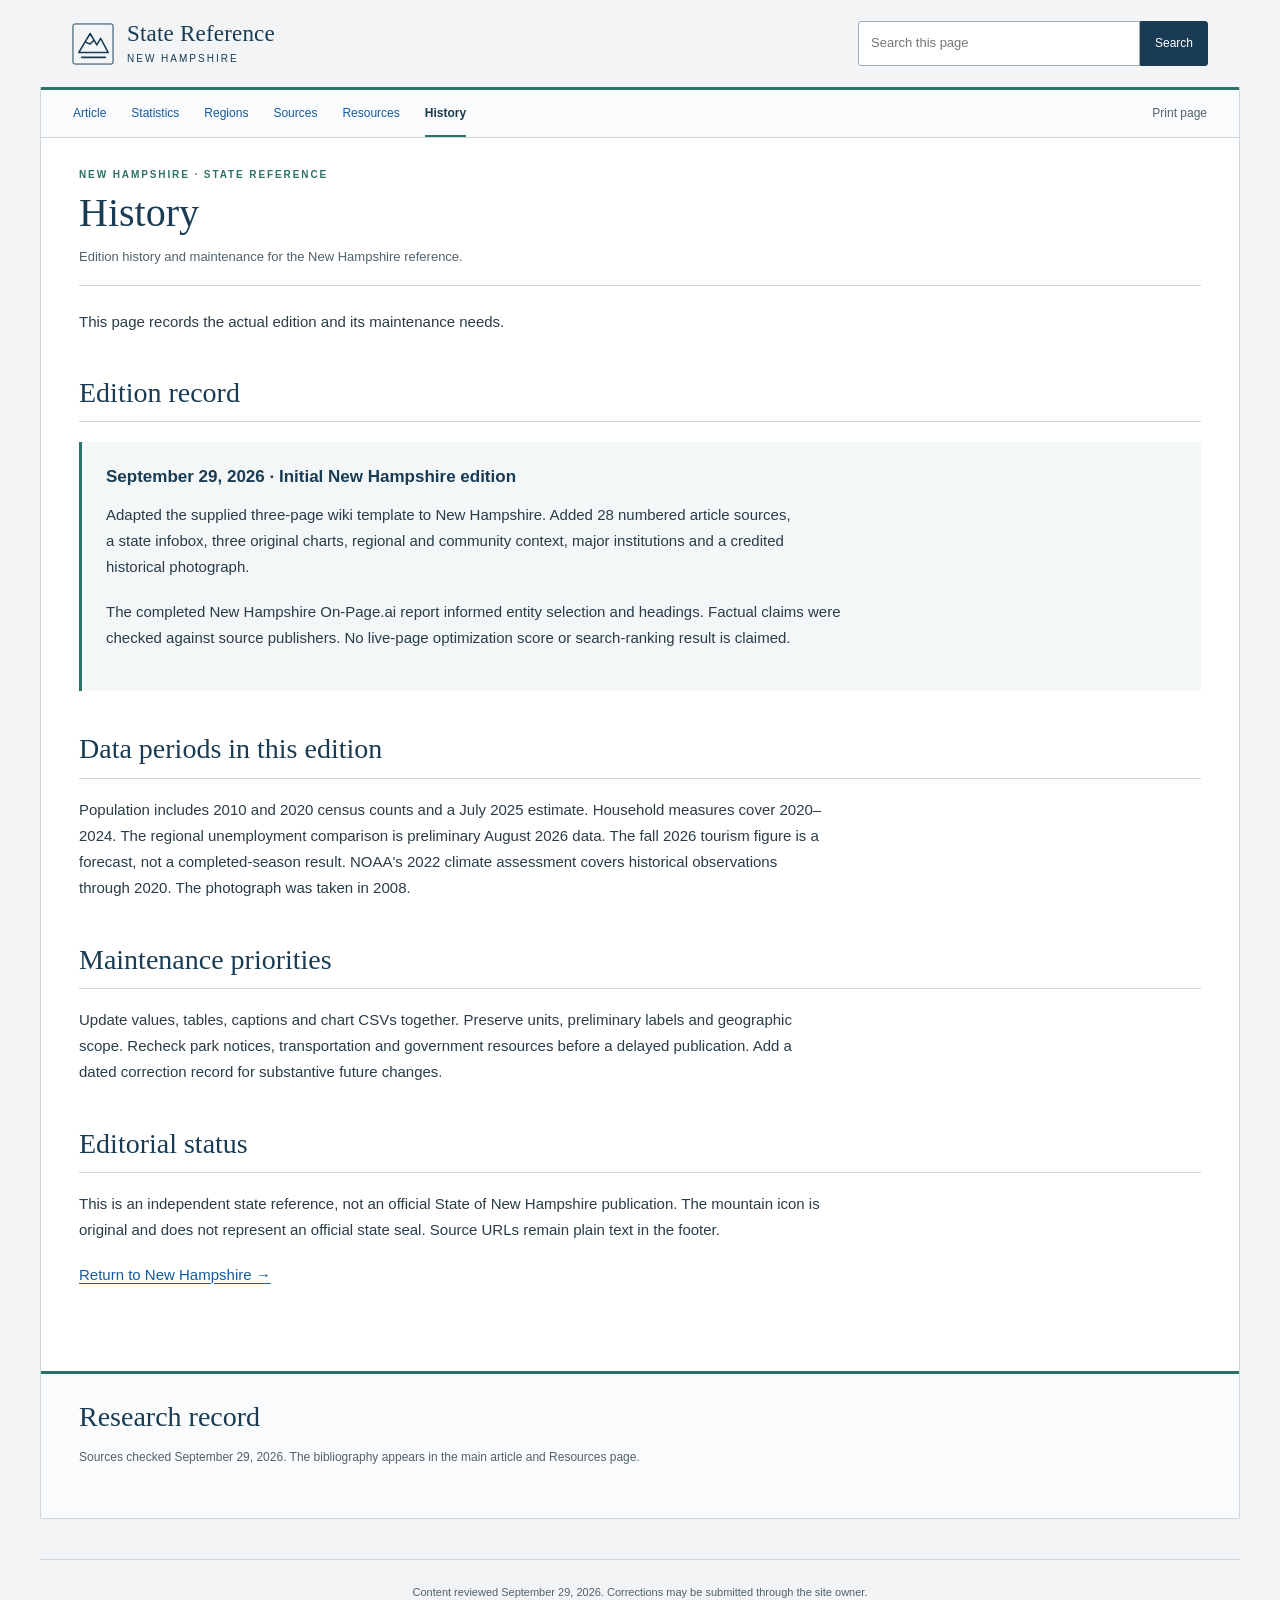
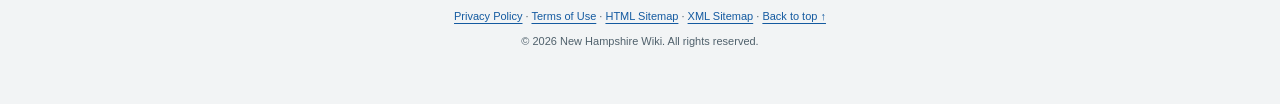
<file: history/index.html>
<!doctype html>
<html lang="en-US">
<head>
<meta charset="utf-8">
<meta name="viewport" content="width=device-width,initial-scale=1">
<title>New Hampshire Wiki History: Editions &amp; Sources</title>
<meta name="description" content="Publication history, source standards and maintenance record for New Hampshire Wiki's coverage of the Granite State, its places and institutions.">
<meta name="theme-color" content="#193b53">
<meta name="color-scheme" content="light">
<meta name="format-detection" content="telephone=no">
<meta name="robots" content="index,follow,max-image-preview:large">
<link rel="canonical" href="https://newhampshire.wiki/history/">
<link rel="icon" href="../assets/favicon.svg" type="image/svg+xml">
<link rel="stylesheet" href="../assets/wiki.css">
<style>
:root{--ink:#213d52;--text:#25343e;--muted:#526473;--link:#145aa0;--accent:#126d72;--bg:#f2f4f5;--paper:#fff;--soft:#edf4f4;--line:#cad3da;--serif:Georgia,'Times New Roman',serif;--sans:Verdana,Arial,sans-serif;--space:8px}
*{box-sizing:border-box}html{scroll-padding-top:90px}body{margin:0;background:var(--bg);color:var(--text);font:15px/1.75 var(--sans)}a{color:var(--link);text-decoration-thickness:1px;text-underline-offset:3px}a:hover{text-decoration:underline;color:#0c4077}button,input,summary{font:inherit}button,summary{cursor:pointer}a:focus-visible,button:focus-visible,input:focus-visible,summary:focus-visible,[tabindex]:focus-visible{outline:3px solid var(--accent);outline-offset:4px}button{color:var(--ink)}.skip{position:absolute;left:16px;top:-80px;background:white;padding:12px;z-index:100}.skip:focus{top:8px}
.site-header{max-width:1200px;margin:auto;padding:24px 32px 20px;display:flex;align-items:center;justify-content:space-between;gap:30px}.identity{display:flex;gap:13px;align-items:center;color:var(--ink);text-decoration:none}.identity svg{width:39px;height:39px}.wordmark{font-family:var(--serif);font-size:23px;line-height:1.1;letter-spacing:.2px}.wordmark small{display:block;font:10px/1.5 var(--sans);letter-spacing:2px;margin-top:5px;text-transform:uppercase}.search{display:flex;width:350px;position:relative}.search input{width:100%;min-width:0;border:1px solid #9daeb9;border-radius:3px 0 0 3px;background:white;padding:10px 12px;font-size:13px}.search button{border:1px solid var(--ink);border-radius:0 3px 3px 0;background:var(--ink);color:white;font-size:12px;padding:0 14px}.search-panel{position:absolute;z-index:20;top:51px;right:0;width:430px;max-width:calc(100vw - 32px);background:white;border:1px solid var(--line);box-shadow:0 7px 22px #213d5220;padding:16px;font-size:13px}.search-panel[hidden]{display:none}.search-panel p{margin:0 0 12px}.search-panel ul{list-style:none;margin:0;padding:0;max-height:340px;overflow:auto}.search-panel li+li{border-top:1px solid #e7ecef}.search-panel a{display:block;padding:8px 0}.search-panel .close-search{background:none;color:var(--link);border:0;padding:9px 0 0;font-size:12px}
.page{max-width:1200px;margin:0 auto 40px;background:var(--paper);border:1px solid var(--line);border-top:3px solid var(--accent);box-shadow:0 2px 5px #213d5205}.toolbar{display:flex;justify-content:space-between;align-items:center;gap:12px;border-bottom:1px solid var(--line);padding:0 32px;background:#f9fbfc}.toolbar nav{display:flex;gap:25px}.toolbar a{display:block;font-size:12px;padding:13px 0 11px;text-decoration:none;white-space:nowrap}.toolbar a[aria-current="page"]{color:var(--ink);border-bottom:2px solid var(--accent);font-weight:700}.print{border:0;background:transparent;font-size:12px;padding:12px 0;color:var(--muted)}main{padding:28px 38px 0}.eyebrow{font-size:10px;letter-spacing:1.9px;color:var(--accent);font-weight:bold;text-transform:uppercase;margin-bottom:5px}.article-heading{margin-bottom:23px;border-bottom:1px solid var(--line);padding-bottom:16px}.article-heading h1{font:normal 42px/1.18 var(--serif);color:var(--ink);margin:0 0 10px}.deck{font-size:13px;color:var(--muted);margin:0;max-width:none}.metadata{display:flex;gap:18px;flex-wrap:wrap;color:var(--muted);font-size:10px;margin-top:12px;text-transform:uppercase;letter-spacing:.6px}
p{max-width:89ch;margin:0 0 18px}strong{font-weight:700}article h2{clear:both;margin:40px 0 18px;padding:0 0 10px;border-bottom:1px solid var(--line);font:normal 28px/1.3 var(--serif);color:var(--ink);scroll-margin-top:20px}article h3{font-size:17px;line-height:1.5;margin:27px 0 12px;color:var(--ink);scroll-margin-top:20px}article>p,article>ul{max-width:89ch}article li{padding-left:3px;margin-bottom:8px}article ul{padding-left:24px}.intro p:first-child{font-size:16px;line-height:1.8}.infobox{float:right;width:302px;border:1px solid #b6c7ce;margin:0 0 26px 30px;background:#f8fafb;font-size:12px;line-height:1.6}.infobox h2{font:normal 22px/1.3 var(--serif);text-align:center;margin:0;padding:18px 12px 10px;border:0;background:var(--soft)}.infobox .subhead{text-align:center;color:var(--accent);background:var(--soft);font-size:10px;text-transform:uppercase;letter-spacing:1.2px;padding:0 12px 17px}.infobox dl{margin:0;padding:4px 16px 10px}.infobox dl>div{display:grid;grid-template-columns:82px 1fr;gap:10px;padding:10px 0;border-bottom:1px solid #dce4e8}.infobox dl>div:last-child{border:0}.infobox dt{font-weight:700;color:var(--ink)}.infobox dd{margin:0}.infobox .note{font-size:11px;padding:14px 16px;margin:0;border-top:1px solid var(--line);background:white;color:var(--muted)}.contents{border:1px solid var(--line);background:#f8fafb;width:calc(100% - 332px);margin:26px 0 30px;padding:0 20px 15px;font-size:12px;line-height:1.6}.contents summary{font-size:14px;font-weight:700;color:var(--ink);padding:15px 0 0}.contents summary span{font-size:10px;font-weight:normal;float:right;padding:3px 0 0;color:var(--muted)}.contents ol{margin:15px 0 0;padding-left:24px;columns:2;column-gap:30px}.contents li{padding-left:2px;margin:0 0 9px;break-inside:avoid}.contents a{text-decoration:none}.contents a:hover{text-decoration:underline}
.table-scroll{overflow-x:auto;margin:20px 0 25px;max-width:100%;border:1px solid var(--line);border-radius:2px}table{border-collapse:collapse;width:100%;font-size:13px;line-height:1.6;text-align:left}th{background:#eaf0f3;color:var(--ink);font-weight:700}th,td{padding:13px 16px;vertical-align:top;border-bottom:1px solid #dce4e8}tr:last-child td{border-bottom:0}tbody tr:nth-child(even){background:#f8fafb}th:not(:last-child),td:not(:last-child){border-right:1px solid #e2e8ec}figure{margin:26px 0 30px;max-width:1000px;border:1px solid var(--line);background:white}figure img{display:block;width:100%;height:auto;object-fit:contain}figcaption{border-top:1px solid var(--line);font-size:11px;line-height:1.65;color:var(--muted);padding:14px 20px;background:#f8fafb}.article-footer{margin-top:35px;padding:25px 38px 32px;border-top:3px solid var(--accent);background:#f9fbfc}.article-footer h2{font:normal 28px/1.3 var(--serif);color:var(--ink);margin:0 0 12px}.article-footer p{font-size:12px;color:var(--muted)}.article-footer ol{margin:20px 0 0;padding-left:25px;font-size:12px;line-height:1.55}.article-footer li{padding:0 0 14px 5px;break-inside:avoid}.article-footer li p{margin:0;color:var(--text)}.article-footer code{font:11px/1.6 var(--sans);color:var(--muted);overflow-wrap:anywhere;word-break:break-word}.endbar{max-width:1200px;margin:0 auto 26px;padding:0 32px;display:flex;justify-content:space-between;gap:20px;font-size:11px;color:var(--muted)}.endbar p{margin:0}.sr-only{position:absolute;width:1px;height:1px;padding:0;margin:-1px;overflow:hidden;clip:rect(0,0,0,0);white-space:nowrap;border:0}
@media(min-width:1100px){.article-footer ol{columns:2;column-gap:48px}}
@media(max-width:850px){.site-header{padding:20px 24px}.search{width:300px}.page{border-left:0;border-right:0}.toolbar{padding:0 24px}.toolbar nav{gap:20px}main{padding:26px 26px 0}.article-heading h1{font-size:36px}.infobox{width:260px;margin-left:24px}.contents{width:calc(100% - 284px)}.contents ol{columns:1}.intro p:first-child{font-size:15px}.article-footer{padding:25px 26px}.infobox dl>div{grid-template-columns:72px 1fr}}
@media(max-width:600px){body{font-size:14px;line-height:1.75}.site-header{padding:20px 20px 17px;display:block}.identity{width:max-content}.wordmark{font-size:22px}.search{width:100%;margin-top:18px}.search input{font-size:14px;min-height:44px}.search button{font-size:12px}.search-panel{width:100%;max-width:100%;top:49px}.toolbar{padding:0 20px}.toolbar nav{gap:18px}.toolbar a{font-size:11px;padding:12px 0}.print{display:none}main{padding:24px 20px 0}.article-heading{margin-bottom:22px}.article-heading h1{font-size:34px}.deck{font-size:12px}.metadata{gap:8px 15px;font-size:9px}.infobox{float:none;width:100%;margin:22px 0 25px}.infobox h2{text-align:left;padding:14px 16px 5px;font-size:21px}.infobox .subhead{text-align:left;padding:0 16px 12px}.infobox dl{padding:4px 16px}.infobox dl>div{grid-template-columns:88px 1fr;padding:8px 0}.infobox .note{padding:12px 16px}.contents{width:100%;margin:22px 0;padding:0 16px 15px}.contents ol{columns:1}.contents:not([open]){padding-bottom:15px}article h2{font-size:25px;line-height:1.35;margin-top:34px}article h3{font-size:16px}table{font-size:12px;min-width:510px}th,td{padding:11px 12px}figure{margin:23px -4px}.article-footer{padding:25px 20px}.article-footer ol{padding-left:23px}.article-footer code{font-size:10px}.endbar{padding:0 20px;display:block}.endbar a{display:inline-block;margin-top:10px}}

@media print{html{scroll-behavior:auto}body{background:white;font-size:10pt;line-height:1.55}.site-header,.toolbar,.contents,.endbar{display:none}.page{margin:0;border:0;max-width:none;box-shadow:none}main{padding:0}.article-heading h1{font-size:28pt}.infobox{width:240px}article h2{font-size:19pt;break-after:avoid}article h3{break-after:avoid}table{min-width:0;font-size:9pt}.table-scroll{overflow:visible}figure{break-inside:avoid;max-width:680px}.article-footer{padding:20px 0}.article-footer ol{columns:1}a{color:inherit}.article-footer li{break-inside:avoid}}

.toolbar nav{min-width:0;overflow-x:auto;scrollbar-width:thin}.toolbar{gap:20px}.toolbar .print{flex-shrink:0}.toolbar nav a{min-height:44px}.directory{display:grid;grid-template-columns:1fr 1fr;gap:20px;margin:24px 0}.directory section{padding:20px 22px;border:1px solid var(--line);background:#f8fafb}.directory h3{margin:0 0 9px;font-family:var(--serif);font-size:21px}.directory p{font-size:13px;margin:0 0 12px}.history-entry{padding:22px 24px;border-left:3px solid var(--accent);background:#f3f7f8;margin:20px 0 30px}.history-entry h3{margin:0 0 12px}.support-page{padding-bottom:30px}
@media(max-width:600px){article{display:flex;flex-direction:column}article>*{min-width:0}.intro{order:-2}.infobox{order:-1}.table-scroll{width:100%}.directory{grid-template-columns:1fr}.toolbar nav{gap:20px}.directory section{padding:18px}.history-entry{padding:18px}.support-page{padding-bottom:24px}}

.city-emblem{padding:9px 12px;background:#f0f5f6;border-bottom:1px solid var(--line)}.city-emblem svg{display:block;width:100%;height:auto}.muted{color:var(--muted)}.directory h3{font-size:20px}.article-footer li p{font-size:12px}.sources-policy{border-left:3px solid var(--accent);padding:12px 18px;background:var(--soft)}@media(max-width:600px){.city-emblem{display:none}.metadata{line-height:1.7}.contents summary{min-height:42px}.infobox dl>div{grid-template-columns:96px 1fr}}
:root{color-scheme:light;--ink:#193b53;--text:#293c48;--muted:#50616c;--accent:#2d7168;--bg:#f2f4f5;--soft:#eef4f5;--line:#cbd8dd;--ink:oklch(from #193b53 l c h);--accent:oklch(from #2d7168 l c h);--radius:2px;--ease:cubic-bezier(.2,.7,.2,1)}
.page{border-radius:var(--radius)}.site-header{padding-top:21px;padding-bottom:21px}.identity svg{width:42px;height:42px}.article-heading h1{font-size:40px}h1,h2,h3{text-wrap:balance}p{text-wrap:pretty}.infobox{width:304px;background:#f7f9fa}.infobox-title{font:normal 23px/1.3 var(--serif);text-align:center;padding:16px 12px 6px;background:var(--soft);color:var(--ink)}.infobox .subhead{padding-bottom:13px}.city-photo{margin:0;border:0}.city-photo picture,.city-photo img{display:block;width:100%;height:auto}.city-photo figcaption{padding:10px 13px;font-size:10px;background:#f7f9fa;line-height:1.6}.city-photo figcaption a{padding:2px 0;display:inline-block}.contents{width:calc(100% - 334px)}.contents a{display:block;padding:5px 0}.contents li{margin-bottom:1px}.reference{font-size:.7em;line-height:0;white-space:nowrap}.reference a{padding:0 2px;text-decoration:none}.data-figure{max-width:900px}.infobox .note{font-size:11px}.references li:target{background:#e6f0f3;outline:2px solid var(--accent);outline-offset:4px}.license-note{margin-top:24px;padding-top:17px;border-top:1px solid var(--line)}.license-note code{display:block}.catlinks{font-size:12px;padding:15px 18px;background:var(--soft);border:1px solid var(--line);margin:32px 0}.catlinks span{color:var(--muted)}.directory a{display:inline-block;padding:8px 0}.print{min-height:44px}.contents summary{min-height:44px}.search button{min-height:44px}.search-panel .close-search{min-height:42px}.endbar a{display:inline-flex;align-items:center;min-height:40px}.toolbar a:hover{color:var(--accent)}.sr-only{white-space:nowrap}.search-panel a{padding:12px 0}.search-panel{border-top:3px solid var(--accent)}
.infobox dl>div{grid-template-columns:100px 1fr}
@media(max-width:850px){.infobox{width:260px}.infobox dl>div{grid-template-columns:92px 1fr}.contents{width:calc(100% - 284px)}}
@media(max-width:600px){.article-heading h1{font-size:36px}.infobox,.contents{width:100%}.infobox-title{text-align:left;padding:15px 16px 5px}.city-photo img{max-height:none}.city-photo figcaption{font-size:11px}.contents a{min-height:40px;padding:8px 0}.table-scroll{overscroll-behavior-inline:contain}.data-figure{margin-inline:0}.toolbar nav{gap:20px}.toolbar{gap:0}.metadata{font-size:10px}.catlinks{font-size:11px}.site-header{padding-inline:20px}}
@media(prefers-reduced-motion:reduce){html{scroll-behavior:auto}*,*::before,*::after{animation:none!important;transition:none!important}}
@media print{.city-photo img{max-width:100%}.reference{font-size:7pt}.infobox{width:225px}.references li:target{outline:0;background:none}.catlinks{display:none}}
</style>
<script type="application/ld+json">{"@context":"https://schema.org","@graph":[{"@id":"https://newhampshire.wiki/#publisher","@type":"Organization","name":"New Hampshire Wiki","url":"https://newhampshire.wiki/"},{"@id":"https://newhampshire.wiki/#website","@type":"WebSite","name":"New Hampshire Wiki","url":"https://newhampshire.wiki/","publisher":{"@id":"https://newhampshire.wiki/#publisher"}},{"@id":"https://newhampshire.wiki/history/#webpage","@type":"WebPage","url":"https://newhampshire.wiki/history/","name":"New Hampshire Wiki History","description":"Publication history and maintenance record for New Hampshire Wiki.","isPartOf":{"@id":"https://newhampshire.wiki/#website"},"about":{"@id":"https://newhampshire.wiki/#new-hampshire"},"dateModified":"2026-09-29","inLanguage":"en-US"},{"@id":"https://newhampshire.wiki/#new-hampshire","@type":"State","name":"New Hampshire","alternateName":"Granite State"}]}</script>
<script src="../assets/wiki.js" defer>
</script>
</head>
<body id="top">
<a class="skip" href="#article">Skip to content</a>
<header class="site-header">
<a class="identity" href="/" aria-label="State Reference, New Hampshire article">
<svg viewBox="0 0 44 44" fill="none" aria-hidden="true">
<rect x="1" y="1" width="42" height="42" rx="2" stroke="currentColor"/>
<path d="m7 31 12-20 7 12 4-7 8 15H7Zm7-11 5 2 4-4M10 36h25" stroke="currentColor" stroke-width="1.6" stroke-linecap="round" stroke-linejoin="round"/>
</svg>
<span class="wordmark">State Reference<small>New Hampshire</small>
</span>
</a>
<form class="search" role="search">
<label class="sr-only" for="wiki-search">Search this page</label>
<input id="wiki-search" type="search" placeholder="Search this page" autocomplete="off" aria-controls="search-results">
<button type="submit" aria-controls="search-results" aria-expanded="false">Search</button>
<div class="search-panel" id="search-results" hidden>
<p role="status" aria-live="polite">
</p>
<ul>
</ul>
<button type="button" class="close-search">Close results</button>
</div>
</form>
</header>
<div class="page">
<div class="toolbar">
<nav aria-label="Page navigation">
<a href="/">Article</a>
<a href="/#new-hampshire-population-and-state-profile">Statistics</a>
<a href="/#the-seven-regions-of-new-hampshire">Regions</a>
<a href="/#sources-and-notes">Sources</a>
<a href="/resources/">Resources</a>
<a href="/history/" aria-current="page">History</a>
</nav>
<button class="print" type="button">Print page</button>
</div>
<main id="article" class="support-page">
<div class="article-heading">
<div class="eyebrow">New Hampshire · State Reference</div>
<h1>History</h1>
<p class="deck">Edition history and maintenance for the New Hampshire reference.</p>
</div>
<article>
<p>This page records the actual edition and its maintenance needs.</p>
<h2 id="edition-record">Edition record</h2>
<div class="history-entry">
<h3>September 29, 2026 · Initial New Hampshire edition</h3>
<p>Adapted the supplied three-page wiki template to New Hampshire. Added 28 numbered article sources, a state infobox, three original charts, regional and community context, major institutions and a credited historical photograph.</p>
<p>The completed New Hampshire On-Page.ai report informed entity selection and headings. Factual claims were checked against source publishers. No live-page optimization score or search-ranking result is claimed.</p>
</div>
<h2 id="data-periods">Data periods in this edition</h2>
<p>Population includes 2010 and 2020 census counts and a July 2025 estimate. Household measures cover 2020–2024. The regional unemployment comparison is preliminary August 2026 data. The fall 2026 tourism figure is a forecast, not a completed-season result. NOAA's 2022 climate assessment covers historical observations through 2020. The photograph was taken in 2008.</p>
<h2 id="maintenance">Maintenance priorities</h2>
<p>Update values, tables, captions and chart CSVs together. Preserve units, preliminary labels and geographic scope. Recheck park notices, transportation and government resources before a delayed publication. Add a dated correction record for substantive future changes.</p>
<h2 id="editorial-status">Editorial status</h2>
<p>This is an independent state reference, not an official State of New Hampshire publication. The mountain icon is original and does not represent an official state seal. Source URLs remain plain text in the footer.</p>
<p>
<a href="/">Return to New Hampshire →</a>
</p>
</article>
</main>
<footer class="article-footer">
<h2>Research record</h2>
<p>Sources checked September 29, 2026. The bibliography appears in the main article and Resources page.</p>
</footer>
</div>
<footer class="site-footer"><p>Content reviewed September 29, 2026. Corrections may be submitted through the site owner.</p><p><a href="/privacy/">Privacy Policy</a> · <a href="/terms/">Terms of Use</a> · <a href="/sitemap/">HTML Sitemap</a> · <a href="/sitemap.xml">XML Sitemap</a> · <a href="#top">Back to top ↑</a></p><p>© <span data-current-year>2026</span> New Hampshire Wiki. All rights reserved.</p></footer>
</body>
</html>
</file>
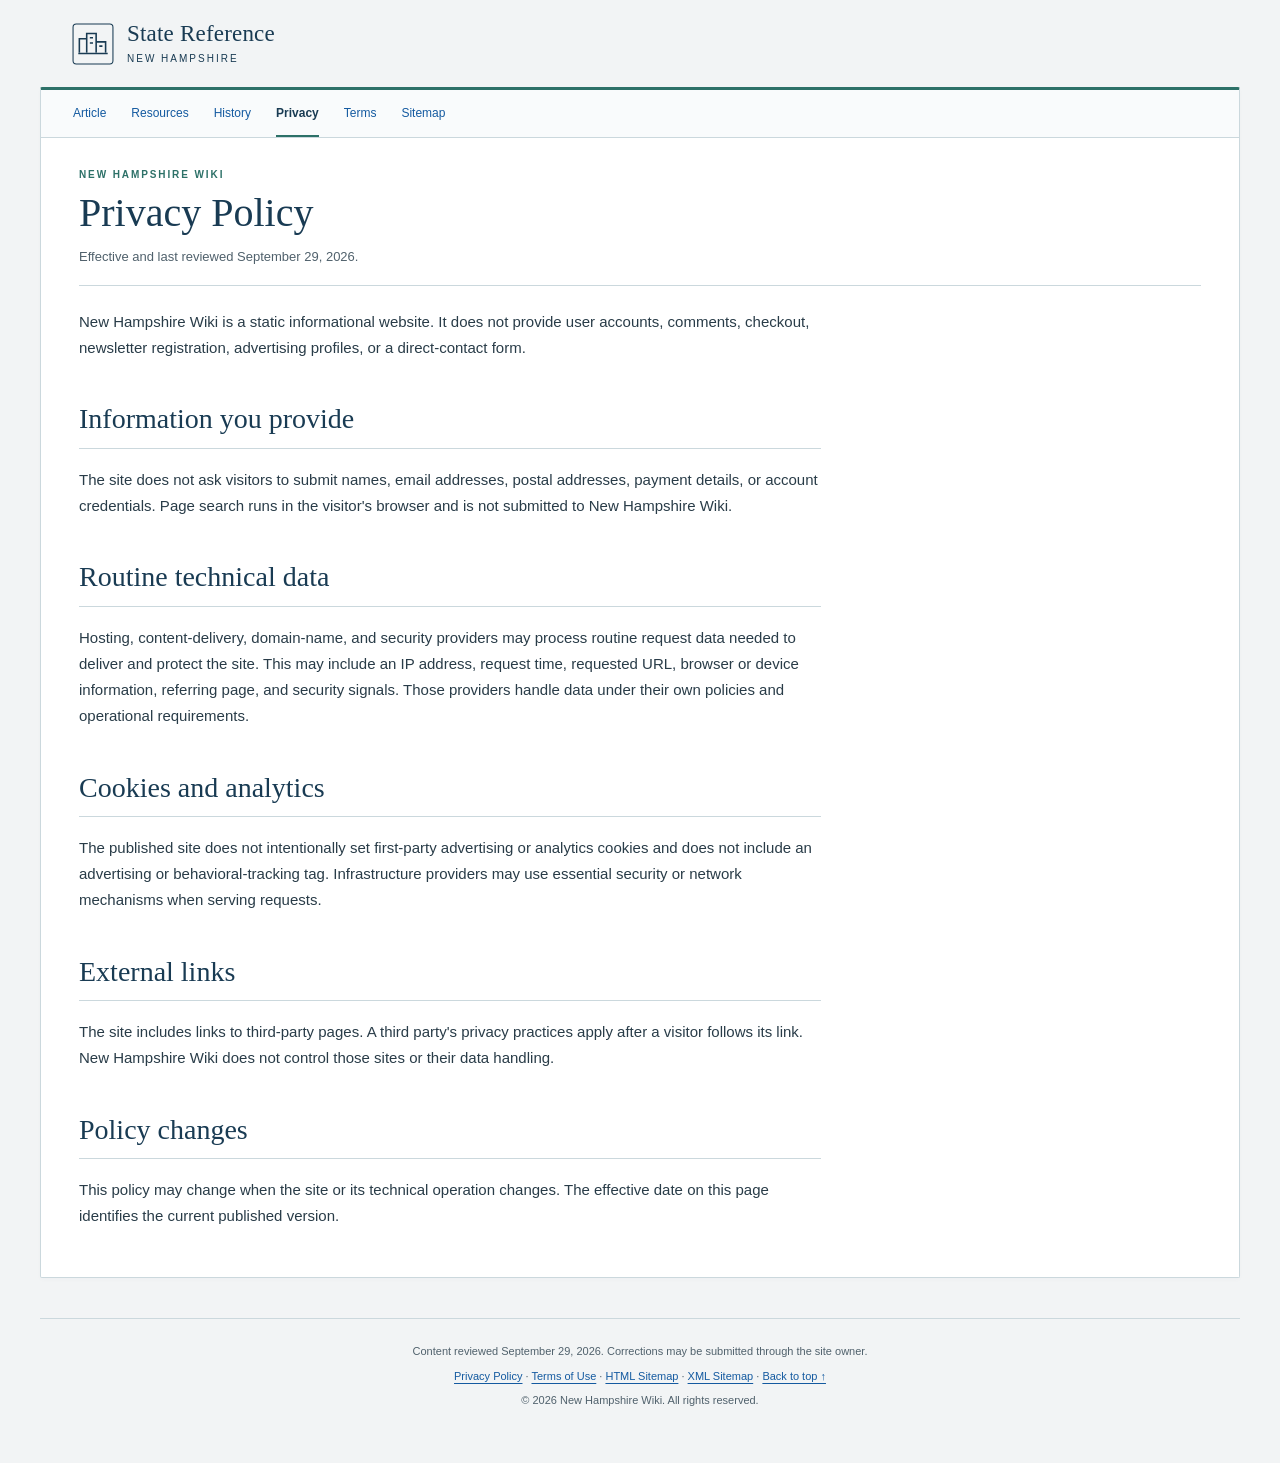
<file: privacy/index.html>
<!doctype html>
<html lang="en-US">
<head>
<meta charset="utf-8">
<meta name="viewport" content="width=device-width,initial-scale=1">
<title>Privacy Policy | New Hampshire Wiki</title>
<meta name="description" content="Privacy Policy for New Hampshire Wiki, explaining this static reference site's local search, routine hosting data and external links.">
<meta name="robots" content="index,follow">
<meta name="theme-color" content="#213d52">
<link rel="canonical" href="https://newhampshire.wiki/privacy/">
<link rel="icon" href="../assets/favicon.svg" type="image/svg+xml">
<link rel="stylesheet" href="../assets/wiki.css">
<script type="application/ld+json">{"@context":"https://schema.org","@graph":[{"@id":"https://newhampshire.wiki/#publisher","@type":"Organization","name":"New Hampshire Wiki","url":"https://newhampshire.wiki/"},{"@id":"https://newhampshire.wiki/#website","@type":"WebSite","name":"New Hampshire Wiki","url":"https://newhampshire.wiki/","publisher":{"@id":"https://newhampshire.wiki/#publisher"}},{"@id":"https://newhampshire.wiki/privacy/#webpage","@type":"WebPage","url":"https://newhampshire.wiki/privacy/","name":"Privacy Policy","description":"Privacy Policy for New Hampshire Wiki.","isPartOf":{"@id":"https://newhampshire.wiki/#website"},"dateModified":"2026-09-29","inLanguage":"en-US"}]}</script>
<script src="../assets/wiki.js" defer></script>
</head>
<body id="top">
<a class="skip" href="#article">Skip to content</a>
<header class="site-header"><a class="identity" href="/" aria-label="New Hampshire Wiki homepage"><svg viewBox="0 0 40 40" fill="none" aria-hidden="true"><rect x="1" y="1" width="38" height="38" rx="3" stroke="currentColor"/><path d="M7 28V15h7v13m0 0V10h9v18m0 0V18h9v10M6 29h28M17 14h3m-3 5h3m6 3h3" stroke="currentColor" stroke-width="1.5"/></svg><span class="wordmark">State Reference<small>New Hampshire</small></span></a></header>
<div class="page">
<div class="toolbar"><nav aria-label="Page navigation"><a href="/">Article</a><a href="/resources/">Resources</a><a href="/history/">History</a><a href="/privacy/" aria-current="page">Privacy</a><a href="/terms/">Terms</a><a href="/sitemap/">Sitemap</a></nav></div>
<main id="article" class="support-page"><div class="article-heading"><div class="eyebrow">New Hampshire Wiki</div><h1>Privacy Policy</h1><p class="deck">Effective and last reviewed September 29, 2026.</p></div>
<article class="policy-copy">
<p>New Hampshire Wiki is a static informational website. It does not provide user accounts, comments, checkout, newsletter registration, advertising profiles, or a direct-contact form.</p>
<h2 id="information-you-provide">Information you provide</h2><p>The site does not ask visitors to submit names, email addresses, postal addresses, payment details, or account credentials. Page search runs in the visitor's browser and is not submitted to New Hampshire Wiki.</p>
<h2 id="routine-technical-data">Routine technical data</h2><p>Hosting, content-delivery, domain-name, and security providers may process routine request data needed to deliver and protect the site. This may include an IP address, request time, requested URL, browser or device information, referring page, and security signals. Those providers handle data under their own policies and operational requirements.</p>
<h2 id="cookies-and-analytics">Cookies and analytics</h2><p>The published site does not intentionally set first-party advertising or analytics cookies and does not include an advertising or behavioral-tracking tag. Infrastructure providers may use essential security or network mechanisms when serving requests.</p>
<h2 id="external-links">External links</h2><p>The site includes links to third-party pages. A third party's privacy practices apply after a visitor follows its link. New Hampshire Wiki does not control those sites or their data handling.</p>
<h2 id="changes">Policy changes</h2><p>This policy may change when the site or its technical operation changes. The effective date on this page identifies the current published version.</p>
</article></main></div>
<footer class="site-footer"><p>Content reviewed September 29, 2026. Corrections may be submitted through the site owner.</p><p><a href="/privacy/">Privacy Policy</a> · <a href="/terms/">Terms of Use</a> · <a href="/sitemap/">HTML Sitemap</a> · <a href="/sitemap.xml">XML Sitemap</a> · <a href="#top">Back to top ↑</a></p><p>© <span data-current-year>2026</span> New Hampshire Wiki. All rights reserved.</p></footer>
</body>
</html>
</file>
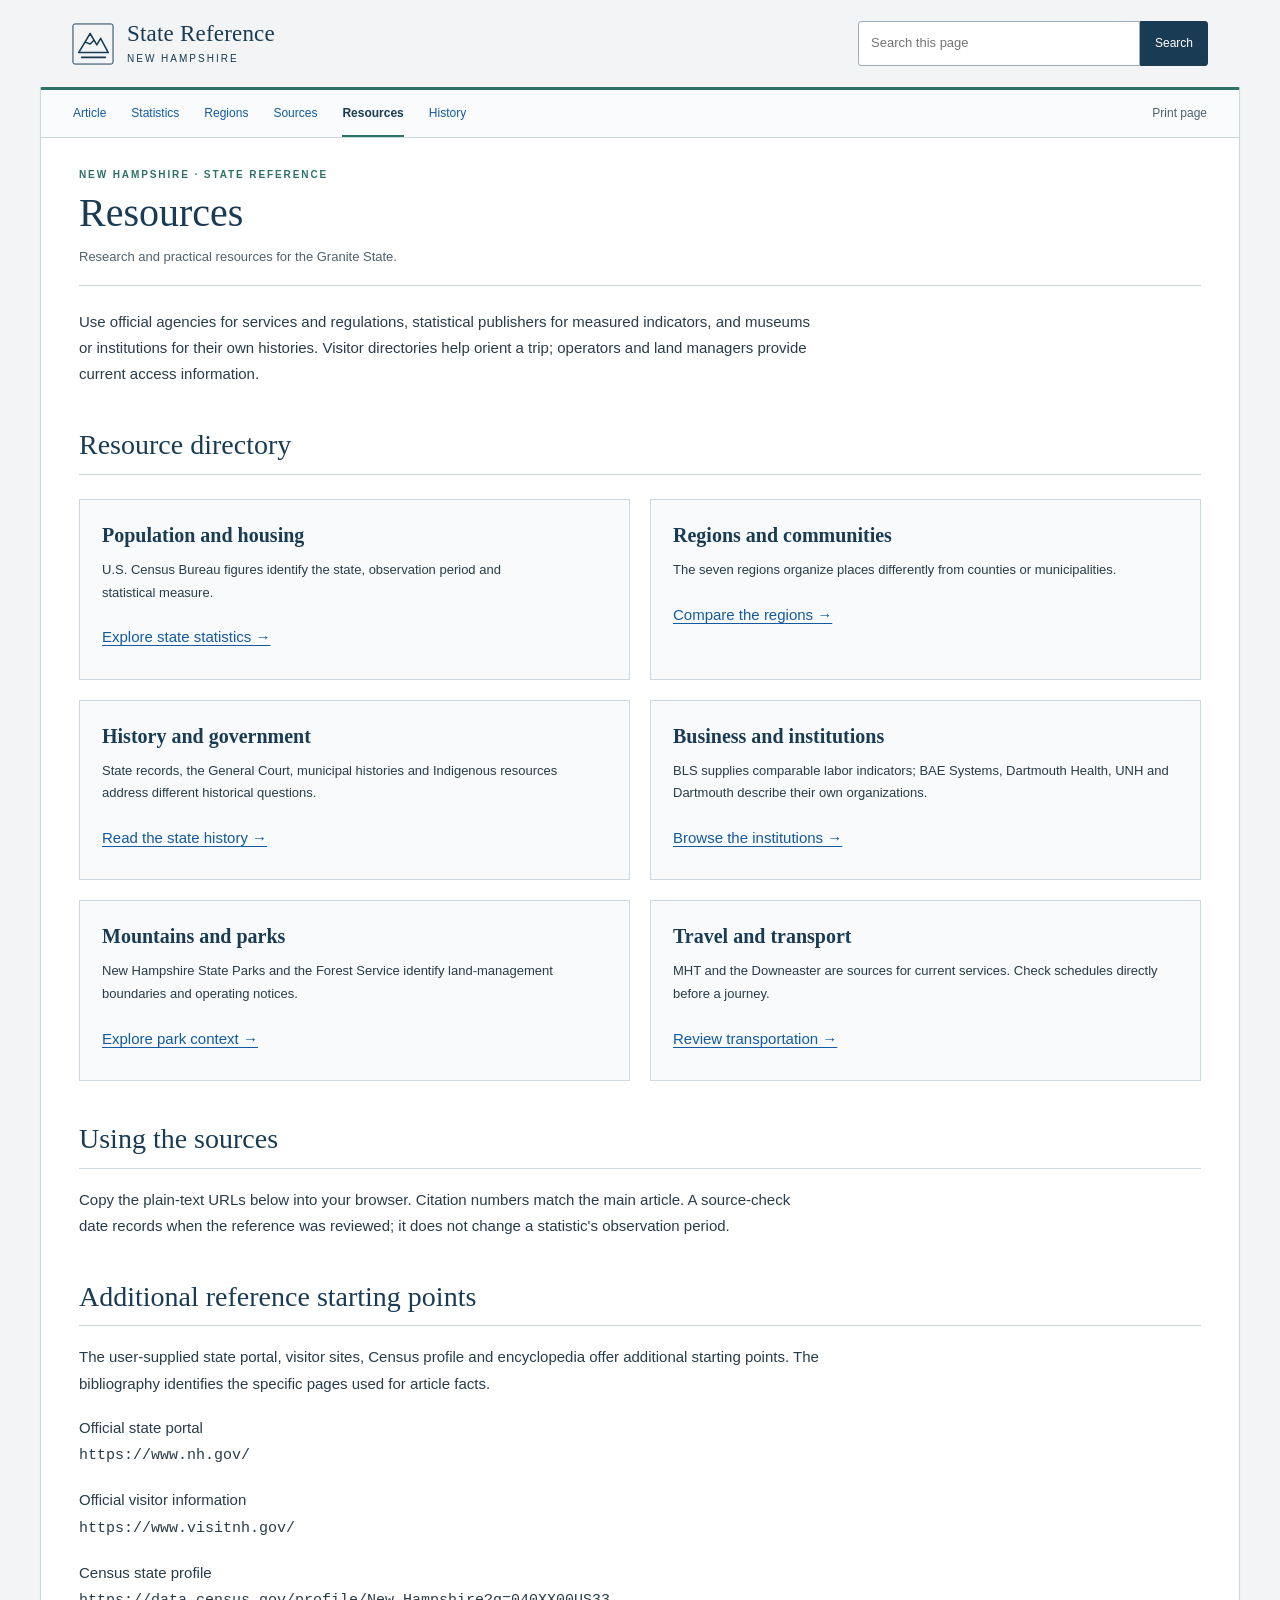
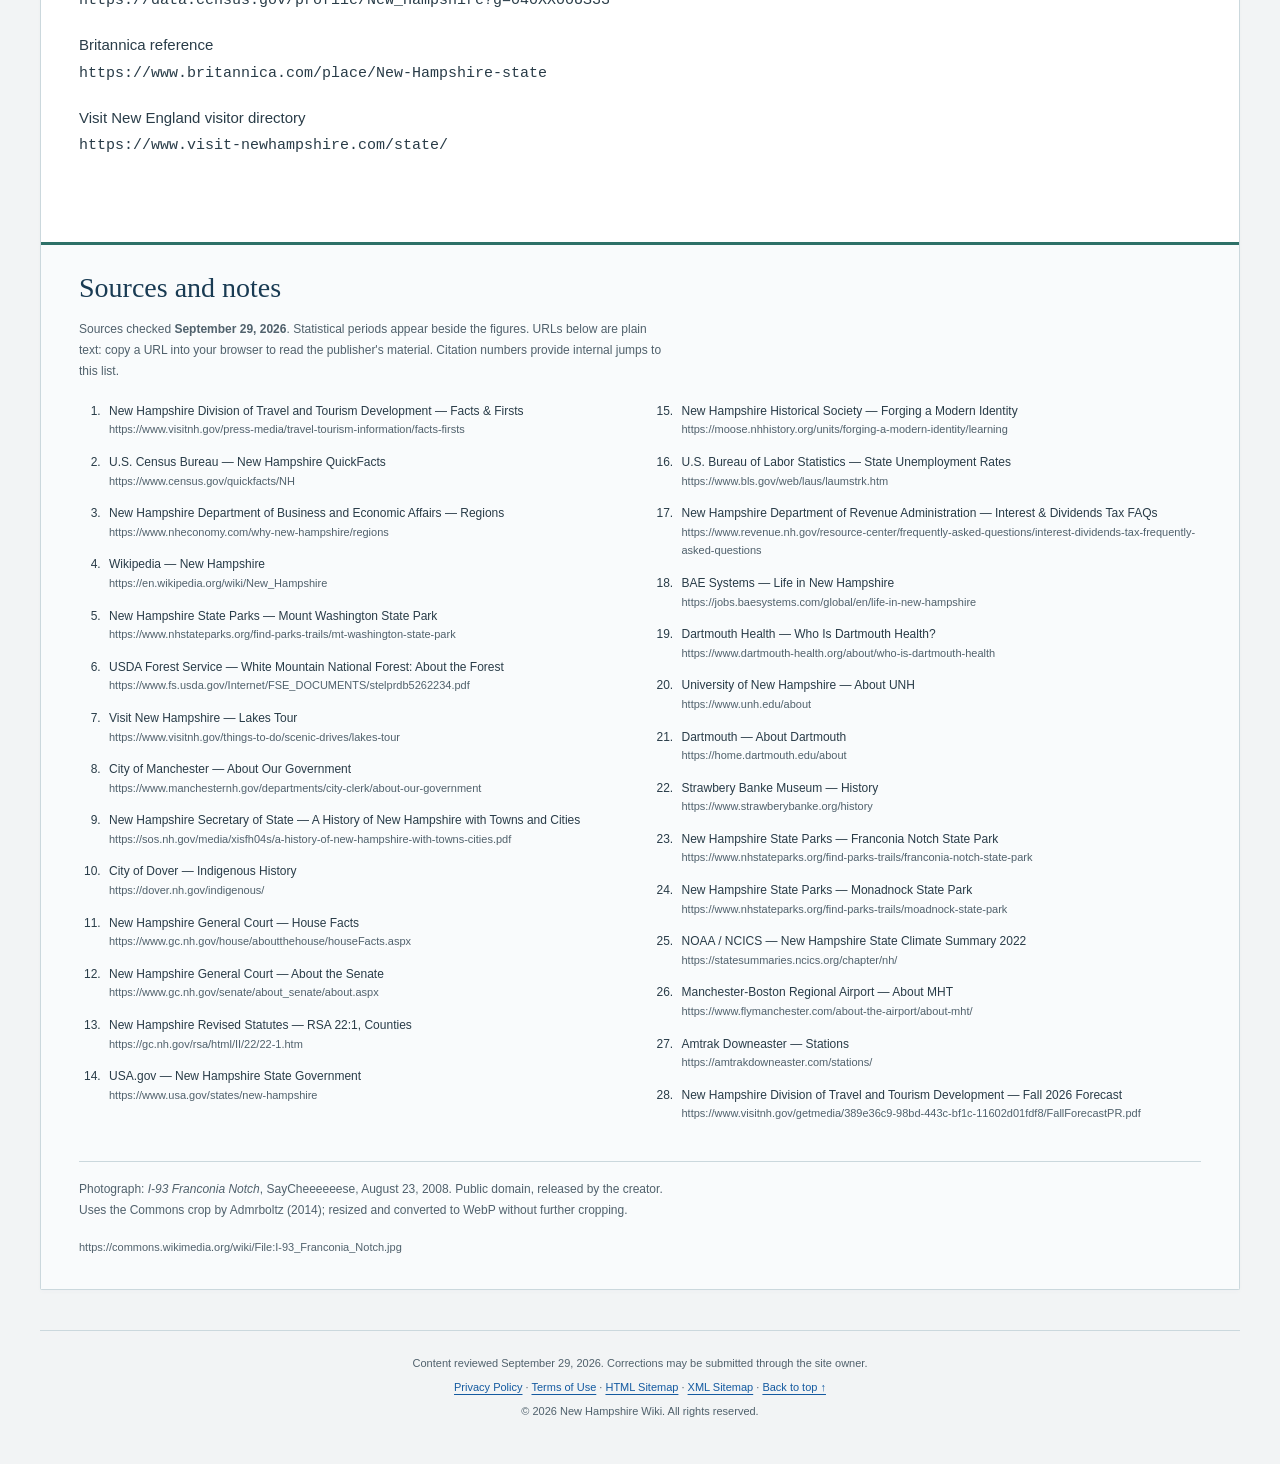
<file: resources/index.html>
<!doctype html>
<html lang="en-US">
<head>
<meta charset="utf-8">
<meta name="viewport" content="width=device-width,initial-scale=1">
<title>New Hampshire Resources: Population, Parks &amp; Travel</title>
<meta name="description" content="Research sources for New Hampshire population, government, history, White Mountains, parks, business, institutions, transportation and travel.">
<meta name="theme-color" content="#193b53">
<meta name="color-scheme" content="light">
<meta name="format-detection" content="telephone=no">
<meta name="robots" content="index,follow,max-image-preview:large">
<link rel="canonical" href="https://newhampshire.wiki/resources/">
<link rel="icon" href="../assets/favicon.svg" type="image/svg+xml">
<link rel="stylesheet" href="../assets/wiki.css">
<style>
:root{--ink:#213d52;--text:#25343e;--muted:#526473;--link:#145aa0;--accent:#126d72;--bg:#f2f4f5;--paper:#fff;--soft:#edf4f4;--line:#cad3da;--serif:Georgia,'Times New Roman',serif;--sans:Verdana,Arial,sans-serif;--space:8px}
*{box-sizing:border-box}html{scroll-padding-top:90px}body{margin:0;background:var(--bg);color:var(--text);font:15px/1.75 var(--sans)}a{color:var(--link);text-decoration-thickness:1px;text-underline-offset:3px}a:hover{text-decoration:underline;color:#0c4077}button,input,summary{font:inherit}button,summary{cursor:pointer}a:focus-visible,button:focus-visible,input:focus-visible,summary:focus-visible,[tabindex]:focus-visible{outline:3px solid var(--accent);outline-offset:4px}button{color:var(--ink)}.skip{position:absolute;left:16px;top:-80px;background:white;padding:12px;z-index:100}.skip:focus{top:8px}
.site-header{max-width:1200px;margin:auto;padding:24px 32px 20px;display:flex;align-items:center;justify-content:space-between;gap:30px}.identity{display:flex;gap:13px;align-items:center;color:var(--ink);text-decoration:none}.identity svg{width:39px;height:39px}.wordmark{font-family:var(--serif);font-size:23px;line-height:1.1;letter-spacing:.2px}.wordmark small{display:block;font:10px/1.5 var(--sans);letter-spacing:2px;margin-top:5px;text-transform:uppercase}.search{display:flex;width:350px;position:relative}.search input{width:100%;min-width:0;border:1px solid #9daeb9;border-radius:3px 0 0 3px;background:white;padding:10px 12px;font-size:13px}.search button{border:1px solid var(--ink);border-radius:0 3px 3px 0;background:var(--ink);color:white;font-size:12px;padding:0 14px}.search-panel{position:absolute;z-index:20;top:51px;right:0;width:430px;max-width:calc(100vw - 32px);background:white;border:1px solid var(--line);box-shadow:0 7px 22px #213d5220;padding:16px;font-size:13px}.search-panel[hidden]{display:none}.search-panel p{margin:0 0 12px}.search-panel ul{list-style:none;margin:0;padding:0;max-height:340px;overflow:auto}.search-panel li+li{border-top:1px solid #e7ecef}.search-panel a{display:block;padding:8px 0}.search-panel .close-search{background:none;color:var(--link);border:0;padding:9px 0 0;font-size:12px}
.page{max-width:1200px;margin:0 auto 40px;background:var(--paper);border:1px solid var(--line);border-top:3px solid var(--accent);box-shadow:0 2px 5px #213d5205}.toolbar{display:flex;justify-content:space-between;align-items:center;gap:12px;border-bottom:1px solid var(--line);padding:0 32px;background:#f9fbfc}.toolbar nav{display:flex;gap:25px}.toolbar a{display:block;font-size:12px;padding:13px 0 11px;text-decoration:none;white-space:nowrap}.toolbar a[aria-current="page"]{color:var(--ink);border-bottom:2px solid var(--accent);font-weight:700}.print{border:0;background:transparent;font-size:12px;padding:12px 0;color:var(--muted)}main{padding:28px 38px 0}.eyebrow{font-size:10px;letter-spacing:1.9px;color:var(--accent);font-weight:bold;text-transform:uppercase;margin-bottom:5px}.article-heading{margin-bottom:23px;border-bottom:1px solid var(--line);padding-bottom:16px}.article-heading h1{font:normal 42px/1.18 var(--serif);color:var(--ink);margin:0 0 10px}.deck{font-size:13px;color:var(--muted);margin:0;max-width:none}.metadata{display:flex;gap:18px;flex-wrap:wrap;color:var(--muted);font-size:10px;margin-top:12px;text-transform:uppercase;letter-spacing:.6px}
p{max-width:89ch;margin:0 0 18px}strong{font-weight:700}article h2{clear:both;margin:40px 0 18px;padding:0 0 10px;border-bottom:1px solid var(--line);font:normal 28px/1.3 var(--serif);color:var(--ink);scroll-margin-top:20px}article h3{font-size:17px;line-height:1.5;margin:27px 0 12px;color:var(--ink);scroll-margin-top:20px}article>p,article>ul{max-width:89ch}article li{padding-left:3px;margin-bottom:8px}article ul{padding-left:24px}.intro p:first-child{font-size:16px;line-height:1.8}.infobox{float:right;width:302px;border:1px solid #b6c7ce;margin:0 0 26px 30px;background:#f8fafb;font-size:12px;line-height:1.6}.infobox h2{font:normal 22px/1.3 var(--serif);text-align:center;margin:0;padding:18px 12px 10px;border:0;background:var(--soft)}.infobox .subhead{text-align:center;color:var(--accent);background:var(--soft);font-size:10px;text-transform:uppercase;letter-spacing:1.2px;padding:0 12px 17px}.infobox dl{margin:0;padding:4px 16px 10px}.infobox dl>div{display:grid;grid-template-columns:82px 1fr;gap:10px;padding:10px 0;border-bottom:1px solid #dce4e8}.infobox dl>div:last-child{border:0}.infobox dt{font-weight:700;color:var(--ink)}.infobox dd{margin:0}.infobox .note{font-size:11px;padding:14px 16px;margin:0;border-top:1px solid var(--line);background:white;color:var(--muted)}.contents{border:1px solid var(--line);background:#f8fafb;width:calc(100% - 332px);margin:26px 0 30px;padding:0 20px 15px;font-size:12px;line-height:1.6}.contents summary{font-size:14px;font-weight:700;color:var(--ink);padding:15px 0 0}.contents summary span{font-size:10px;font-weight:normal;float:right;padding:3px 0 0;color:var(--muted)}.contents ol{margin:15px 0 0;padding-left:24px;columns:2;column-gap:30px}.contents li{padding-left:2px;margin:0 0 9px;break-inside:avoid}.contents a{text-decoration:none}.contents a:hover{text-decoration:underline}
.table-scroll{overflow-x:auto;margin:20px 0 25px;max-width:100%;border:1px solid var(--line);border-radius:2px}table{border-collapse:collapse;width:100%;font-size:13px;line-height:1.6;text-align:left}th{background:#eaf0f3;color:var(--ink);font-weight:700}th,td{padding:13px 16px;vertical-align:top;border-bottom:1px solid #dce4e8}tr:last-child td{border-bottom:0}tbody tr:nth-child(even){background:#f8fafb}th:not(:last-child),td:not(:last-child){border-right:1px solid #e2e8ec}figure{margin:26px 0 30px;max-width:1000px;border:1px solid var(--line);background:white}figure img{display:block;width:100%;height:auto;object-fit:contain}figcaption{border-top:1px solid var(--line);font-size:11px;line-height:1.65;color:var(--muted);padding:14px 20px;background:#f8fafb}.article-footer{margin-top:35px;padding:25px 38px 32px;border-top:3px solid var(--accent);background:#f9fbfc}.article-footer h2{font:normal 28px/1.3 var(--serif);color:var(--ink);margin:0 0 12px}.article-footer p{font-size:12px;color:var(--muted)}.article-footer ol{margin:20px 0 0;padding-left:25px;font-size:12px;line-height:1.55}.article-footer li{padding:0 0 14px 5px;break-inside:avoid}.article-footer li p{margin:0;color:var(--text)}.article-footer code{font:11px/1.6 var(--sans);color:var(--muted);overflow-wrap:anywhere;word-break:break-word}.endbar{max-width:1200px;margin:0 auto 26px;padding:0 32px;display:flex;justify-content:space-between;gap:20px;font-size:11px;color:var(--muted)}.endbar p{margin:0}.sr-only{position:absolute;width:1px;height:1px;padding:0;margin:-1px;overflow:hidden;clip:rect(0,0,0,0);white-space:nowrap;border:0}
@media(min-width:1100px){.article-footer ol{columns:2;column-gap:48px}}
@media(max-width:850px){.site-header{padding:20px 24px}.search{width:300px}.page{border-left:0;border-right:0}.toolbar{padding:0 24px}.toolbar nav{gap:20px}main{padding:26px 26px 0}.article-heading h1{font-size:36px}.infobox{width:260px;margin-left:24px}.contents{width:calc(100% - 284px)}.contents ol{columns:1}.intro p:first-child{font-size:15px}.article-footer{padding:25px 26px}.infobox dl>div{grid-template-columns:72px 1fr}}
@media(max-width:600px){body{font-size:14px;line-height:1.75}.site-header{padding:20px 20px 17px;display:block}.identity{width:max-content}.wordmark{font-size:22px}.search{width:100%;margin-top:18px}.search input{font-size:14px;min-height:44px}.search button{font-size:12px}.search-panel{width:100%;max-width:100%;top:49px}.toolbar{padding:0 20px}.toolbar nav{gap:18px}.toolbar a{font-size:11px;padding:12px 0}.print{display:none}main{padding:24px 20px 0}.article-heading{margin-bottom:22px}.article-heading h1{font-size:34px}.deck{font-size:12px}.metadata{gap:8px 15px;font-size:9px}.infobox{float:none;width:100%;margin:22px 0 25px}.infobox h2{text-align:left;padding:14px 16px 5px;font-size:21px}.infobox .subhead{text-align:left;padding:0 16px 12px}.infobox dl{padding:4px 16px}.infobox dl>div{grid-template-columns:88px 1fr;padding:8px 0}.infobox .note{padding:12px 16px}.contents{width:100%;margin:22px 0;padding:0 16px 15px}.contents ol{columns:1}.contents:not([open]){padding-bottom:15px}article h2{font-size:25px;line-height:1.35;margin-top:34px}article h3{font-size:16px}table{font-size:12px;min-width:510px}th,td{padding:11px 12px}figure{margin:23px -4px}.article-footer{padding:25px 20px}.article-footer ol{padding-left:23px}.article-footer code{font-size:10px}.endbar{padding:0 20px;display:block}.endbar a{display:inline-block;margin-top:10px}}

@media print{html{scroll-behavior:auto}body{background:white;font-size:10pt;line-height:1.55}.site-header,.toolbar,.contents,.endbar{display:none}.page{margin:0;border:0;max-width:none;box-shadow:none}main{padding:0}.article-heading h1{font-size:28pt}.infobox{width:240px}article h2{font-size:19pt;break-after:avoid}article h3{break-after:avoid}table{min-width:0;font-size:9pt}.table-scroll{overflow:visible}figure{break-inside:avoid;max-width:680px}.article-footer{padding:20px 0}.article-footer ol{columns:1}a{color:inherit}.article-footer li{break-inside:avoid}}

.toolbar nav{min-width:0;overflow-x:auto;scrollbar-width:thin}.toolbar{gap:20px}.toolbar .print{flex-shrink:0}.toolbar nav a{min-height:44px}.directory{display:grid;grid-template-columns:1fr 1fr;gap:20px;margin:24px 0}.directory section{padding:20px 22px;border:1px solid var(--line);background:#f8fafb}.directory h3{margin:0 0 9px;font-family:var(--serif);font-size:21px}.directory p{font-size:13px;margin:0 0 12px}.history-entry{padding:22px 24px;border-left:3px solid var(--accent);background:#f3f7f8;margin:20px 0 30px}.history-entry h3{margin:0 0 12px}.support-page{padding-bottom:30px}
@media(max-width:600px){article{display:flex;flex-direction:column}article>*{min-width:0}.intro{order:-2}.infobox{order:-1}.table-scroll{width:100%}.directory{grid-template-columns:1fr}.toolbar nav{gap:20px}.directory section{padding:18px}.history-entry{padding:18px}.support-page{padding-bottom:24px}}

.city-emblem{padding:9px 12px;background:#f0f5f6;border-bottom:1px solid var(--line)}.city-emblem svg{display:block;width:100%;height:auto}.muted{color:var(--muted)}.directory h3{font-size:20px}.article-footer li p{font-size:12px}.sources-policy{border-left:3px solid var(--accent);padding:12px 18px;background:var(--soft)}@media(max-width:600px){.city-emblem{display:none}.metadata{line-height:1.7}.contents summary{min-height:42px}.infobox dl>div{grid-template-columns:96px 1fr}}
:root{color-scheme:light;--ink:#193b53;--text:#293c48;--muted:#50616c;--accent:#2d7168;--bg:#f2f4f5;--soft:#eef4f5;--line:#cbd8dd;--ink:oklch(from #193b53 l c h);--accent:oklch(from #2d7168 l c h);--radius:2px;--ease:cubic-bezier(.2,.7,.2,1)}
.page{border-radius:var(--radius)}.site-header{padding-top:21px;padding-bottom:21px}.identity svg{width:42px;height:42px}.article-heading h1{font-size:40px}h1,h2,h3{text-wrap:balance}p{text-wrap:pretty}.infobox{width:304px;background:#f7f9fa}.infobox-title{font:normal 23px/1.3 var(--serif);text-align:center;padding:16px 12px 6px;background:var(--soft);color:var(--ink)}.infobox .subhead{padding-bottom:13px}.city-photo{margin:0;border:0}.city-photo picture,.city-photo img{display:block;width:100%;height:auto}.city-photo figcaption{padding:10px 13px;font-size:10px;background:#f7f9fa;line-height:1.6}.city-photo figcaption a{padding:2px 0;display:inline-block}.contents{width:calc(100% - 334px)}.contents a{display:block;padding:5px 0}.contents li{margin-bottom:1px}.reference{font-size:.7em;line-height:0;white-space:nowrap}.reference a{padding:0 2px;text-decoration:none}.data-figure{max-width:900px}.infobox .note{font-size:11px}.references li:target{background:#e6f0f3;outline:2px solid var(--accent);outline-offset:4px}.license-note{margin-top:24px;padding-top:17px;border-top:1px solid var(--line)}.license-note code{display:block}.catlinks{font-size:12px;padding:15px 18px;background:var(--soft);border:1px solid var(--line);margin:32px 0}.catlinks span{color:var(--muted)}.directory a{display:inline-block;padding:8px 0}.print{min-height:44px}.contents summary{min-height:44px}.search button{min-height:44px}.search-panel .close-search{min-height:42px}.endbar a{display:inline-flex;align-items:center;min-height:40px}.toolbar a:hover{color:var(--accent)}.sr-only{white-space:nowrap}.search-panel a{padding:12px 0}.search-panel{border-top:3px solid var(--accent)}
.infobox dl>div{grid-template-columns:100px 1fr}
@media(max-width:850px){.infobox{width:260px}.infobox dl>div{grid-template-columns:92px 1fr}.contents{width:calc(100% - 284px)}}
@media(max-width:600px){.article-heading h1{font-size:36px}.infobox,.contents{width:100%}.infobox-title{text-align:left;padding:15px 16px 5px}.city-photo img{max-height:none}.city-photo figcaption{font-size:11px}.contents a{min-height:40px;padding:8px 0}.table-scroll{overscroll-behavior-inline:contain}.data-figure{margin-inline:0}.toolbar nav{gap:20px}.toolbar{gap:0}.metadata{font-size:10px}.catlinks{font-size:11px}.site-header{padding-inline:20px}}
@media(prefers-reduced-motion:reduce){html{scroll-behavior:auto}*,*::before,*::after{animation:none!important;transition:none!important}}
@media print{.city-photo img{max-width:100%}.reference{font-size:7pt}.infobox{width:225px}.references li:target{outline:0;background:none}.catlinks{display:none}}
</style>
<script type="application/ld+json">{"@context":"https://schema.org","@graph":[{"@id":"https://newhampshire.wiki/#publisher","@type":"Organization","name":"New Hampshire Wiki","url":"https://newhampshire.wiki/"},{"@id":"https://newhampshire.wiki/#website","@type":"WebSite","name":"New Hampshire Wiki","url":"https://newhampshire.wiki/","publisher":{"@id":"https://newhampshire.wiki/#publisher"}},{"@id":"https://newhampshire.wiki/resources/#webpage","@type":"WebPage","url":"https://newhampshire.wiki/resources/","name":"New Hampshire Resources","description":"Research sources for New Hampshire population, government, history, geography, institutions and travel.","isPartOf":{"@id":"https://newhampshire.wiki/#website"},"about":{"@id":"https://newhampshire.wiki/#new-hampshire"},"dateModified":"2026-09-29","inLanguage":"en-US"},{"@id":"https://newhampshire.wiki/#new-hampshire","@type":"State","name":"New Hampshire","alternateName":"Granite State"}]}</script>
<script src="../assets/wiki.js" defer>
</script>
</head>
<body id="top">
<a class="skip" href="#article">Skip to content</a>
<header class="site-header">
<a class="identity" href="/" aria-label="State Reference, New Hampshire article">
<svg viewBox="0 0 44 44" fill="none" aria-hidden="true">
<rect x="1" y="1" width="42" height="42" rx="2" stroke="currentColor"/>
<path d="m7 31 12-20 7 12 4-7 8 15H7Zm7-11 5 2 4-4M10 36h25" stroke="currentColor" stroke-width="1.6" stroke-linecap="round" stroke-linejoin="round"/>
</svg>
<span class="wordmark">State Reference<small>New Hampshire</small>
</span>
</a>
<form class="search" role="search">
<label class="sr-only" for="wiki-search">Search this page</label>
<input id="wiki-search" type="search" placeholder="Search this page" autocomplete="off" aria-controls="search-results">
<button type="submit" aria-controls="search-results" aria-expanded="false">Search</button>
<div class="search-panel" id="search-results" hidden>
<p role="status" aria-live="polite">
</p>
<ul>
</ul>
<button type="button" class="close-search">Close results</button>
</div>
</form>
</header>
<div class="page">
<div class="toolbar">
<nav aria-label="Page navigation">
<a href="/">Article</a>
<a href="/#new-hampshire-population-and-state-profile">Statistics</a>
<a href="/#the-seven-regions-of-new-hampshire">Regions</a>
<a href="/#sources-and-notes">Sources</a>
<a href="/resources/" aria-current="page">Resources</a>
<a href="/history/">History</a>
</nav>
<button class="print" type="button">Print page</button>
</div>
<main id="article" class="support-page">
<div class="article-heading">
<div class="eyebrow">New Hampshire · State Reference</div>
<h1>Resources</h1>
<p class="deck">Research and practical resources for the Granite State.</p>
</div>
<article>
<p>Use official agencies for services and regulations, statistical publishers for measured indicators, and museums or institutions for their own histories. Visitor directories help orient a trip; operators and land managers provide current access information.</p>
<h2 id="resource-directory">Resource directory</h2>
<div class="directory">
<section>
<h3>Population and housing</h3>
<p>U.S. Census Bureau figures identify the state, observation period and statistical measure.</p>
<a href="/#new-hampshire-population-and-state-profile">Explore state statistics →</a>
</section>
<section>
<h3>Regions and communities</h3>
<p>The seven regions organize places differently from counties or municipalities.</p>
<a href="/#the-seven-regions-of-new-hampshire">Compare the regions →</a>
</section>
<section>
<h3>History and government</h3>
<p>State records, the General Court, municipal histories and Indigenous resources address different historical questions.</p>
<a href="/#history-of-new-hampshire">Read the state history →</a>
</section>
<section>
<h3>Business and institutions</h3>
<p>BLS supplies comparable labor indicators; BAE Systems, Dartmouth Health, UNH and Dartmouth describe their own organizations.</p>
<a href="/#major-businesses-and-institutions">Browse the institutions →</a>
</section>
<section>
<h3>Mountains and parks</h3>
<p>New Hampshire State Parks and the Forest Service identify land-management boundaries and operating notices.</p>
<a href="/#state-parks-and-outdoor-recreation">Explore park context →</a>
</section>
<section>
<h3>Travel and transport</h3>
<p>MHT and the Downeaster are sources for current services. Check schedules directly before a journey.</p>
<a href="/#transportation-airports-rail-and-roads">Review transportation →</a>
</section>
</div>
<h2 id="using-the-sources">Using the sources</h2>
<p>Copy the plain-text URLs below into your browser. Citation numbers match the main article. A source-check date records when the reference was reviewed; it does not change a statistic's observation period.</p>
<h2 id="additional-reference-starting-points">Additional reference starting points</h2>
<p>The user-supplied state portal, visitor sites, Census profile and encyclopedia offer additional starting points. The bibliography identifies the specific pages used for article facts.</p>
<div class="reference-starts">
<p>Official state portal<br>
<code>https://www.nh.gov/</code>
</p>
<p>Official visitor information<br>
<code>https://www.visitnh.gov/</code>
</p>
<p>Census state profile<br>
<code>https://data.census.gov/profile/New_Hampshire?g=040XX00US33</code>
</p>
<p>Britannica reference<br>
<code>https://www.britannica.com/place/New-Hampshire-state</code>
</p>
<p>Visit New England visitor directory<br>
<code>https://www.visit-newhampshire.com/state/</code>
</p>
</div>
</article>
</main>
<footer class="article-footer">
<h2 id="sources-and-notes">Sources and notes</h2>
<p>Sources checked <strong>September 29, 2026</strong>. Statistical periods appear beside the figures. URLs below are plain text: copy a URL into your browser to read the publisher&#39;s material. Citation numbers provide internal jumps to this list.</p>
<ol class="references">
<li id="source-1">
<p>New Hampshire Division of Travel and Tourism Development — Facts &amp; Firsts</p>
<code>https://www.visitnh.gov/press-media/travel-tourism-information/facts-firsts</code>
</li>
<li id="source-2">
<p>U.S. Census Bureau — New Hampshire QuickFacts</p>
<code>https://www.census.gov/quickfacts/NH</code>
</li>
<li id="source-3">
<p>New Hampshire Department of Business and Economic Affairs — Regions</p>
<code>https://www.nheconomy.com/why-new-hampshire/regions</code>
</li>
<li id="source-4">
<p>Wikipedia — New Hampshire</p>
<code>https://en.wikipedia.org/wiki/New_Hampshire</code>
</li>
<li id="source-5">
<p>New Hampshire State Parks — Mount Washington State Park</p>
<code>https://www.nhstateparks.org/find-parks-trails/mt-washington-state-park</code>
</li>
<li id="source-6">
<p>USDA Forest Service — White Mountain National Forest: About the Forest</p>
<code>https://www.fs.usda.gov/Internet/FSE_DOCUMENTS/stelprdb5262234.pdf</code>
</li>
<li id="source-7">
<p>Visit New Hampshire — Lakes Tour</p>
<code>https://www.visitnh.gov/things-to-do/scenic-drives/lakes-tour</code>
</li>
<li id="source-8">
<p>City of Manchester — About Our Government</p>
<code>https://www.manchesternh.gov/departments/city-clerk/about-our-government</code>
</li>
<li id="source-9">
<p>New Hampshire Secretary of State — A History of New Hampshire with Towns and Cities</p>
<code>https://sos.nh.gov/media/xisfh04s/a-history-of-new-hampshire-with-towns-cities.pdf</code>
</li>
<li id="source-10">
<p>City of Dover — Indigenous History</p>
<code>https://dover.nh.gov/indigenous/</code>
</li>
<li id="source-11">
<p>New Hampshire General Court — House Facts</p>
<code>https://www.gc.nh.gov/house/aboutthehouse/houseFacts.aspx</code>
</li>
<li id="source-12">
<p>New Hampshire General Court — About the Senate</p>
<code>https://www.gc.nh.gov/senate/about_senate/about.aspx</code>
</li>
<li id="source-13">
<p>New Hampshire Revised Statutes — RSA 22:1, Counties</p>
<code>https://gc.nh.gov/rsa/html/II/22/22-1.htm</code>
</li>
<li id="source-14">
<p>USA.gov — New Hampshire State Government</p>
<code>https://www.usa.gov/states/new-hampshire</code>
</li>
<li id="source-15">
<p>New Hampshire Historical Society — Forging a Modern Identity</p>
<code>https://moose.nhhistory.org/units/forging-a-modern-identity/learning</code>
</li>
<li id="source-16">
<p>U.S. Bureau of Labor Statistics — State Unemployment Rates</p>
<code>https://www.bls.gov/web/laus/laumstrk.htm</code>
</li>
<li id="source-17">
<p>New Hampshire Department of Revenue Administration — Interest &amp; Dividends Tax FAQs</p>
<code>https://www.revenue.nh.gov/resource-center/frequently-asked-questions/interest-dividends-tax-frequently-asked-questions</code>
</li>
<li id="source-18">
<p>BAE Systems — Life in New Hampshire</p>
<code>https://jobs.baesystems.com/global/en/life-in-new-hampshire</code>
</li>
<li id="source-19">
<p>Dartmouth Health — Who Is Dartmouth Health?</p>
<code>https://www.dartmouth-health.org/about/who-is-dartmouth-health</code>
</li>
<li id="source-20">
<p>University of New Hampshire — About UNH</p>
<code>https://www.unh.edu/about</code>
</li>
<li id="source-21">
<p>Dartmouth — About Dartmouth</p>
<code>https://home.dartmouth.edu/about</code>
</li>
<li id="source-22">
<p>Strawbery Banke Museum — History</p>
<code>https://www.strawberybanke.org/history</code>
</li>
<li id="source-23">
<p>New Hampshire State Parks — Franconia Notch State Park</p>
<code>https://www.nhstateparks.org/find-parks-trails/franconia-notch-state-park</code>
</li>
<li id="source-24">
<p>New Hampshire State Parks — Monadnock State Park</p>
<code>https://www.nhstateparks.org/find-parks-trails/moadnock-state-park</code>
</li>
<li id="source-25">
<p>NOAA / NCICS — New Hampshire State Climate Summary 2022</p>
<code>https://statesummaries.ncics.org/chapter/nh/</code>
</li>
<li id="source-26">
<p>Manchester-Boston Regional Airport — About MHT</p>
<code>https://www.flymanchester.com/about-the-airport/about-mht/</code>
</li>
<li id="source-27">
<p>Amtrak Downeaster — Stations</p>
<code>https://amtrakdowneaster.com/stations/</code>
</li>
<li id="source-28">
<p>New Hampshire Division of Travel and Tourism Development — Fall 2026 Forecast</p>
<code>https://www.visitnh.gov/getmedia/389e36c9-98bd-443c-bf1c-11602d01fdf8/FallForecastPR.pdf</code>
</li>
</ol>
<div class="license-note">
<p>Photograph: <i>I-93 Franconia Notch</i>, SayCheeeeeese, August 23, 2008. Public domain, released by the creator. Uses the Commons crop by Admrboltz (2014); resized and converted to WebP without further cropping.</p>
<code>https://commons.wikimedia.org/wiki/File:I-93_Franconia_Notch.jpg</code>
</div>
</footer>
</div>
<footer class="site-footer"><p>Content reviewed September 29, 2026. Corrections may be submitted through the site owner.</p><p><a href="/privacy/">Privacy Policy</a> · <a href="/terms/">Terms of Use</a> · <a href="/sitemap/">HTML Sitemap</a> · <a href="/sitemap.xml">XML Sitemap</a> · <a href="#top">Back to top ↑</a></p><p>© <span data-current-year>2026</span> New Hampshire Wiki. All rights reserved.</p></footer>
</body>
</html>
</file>
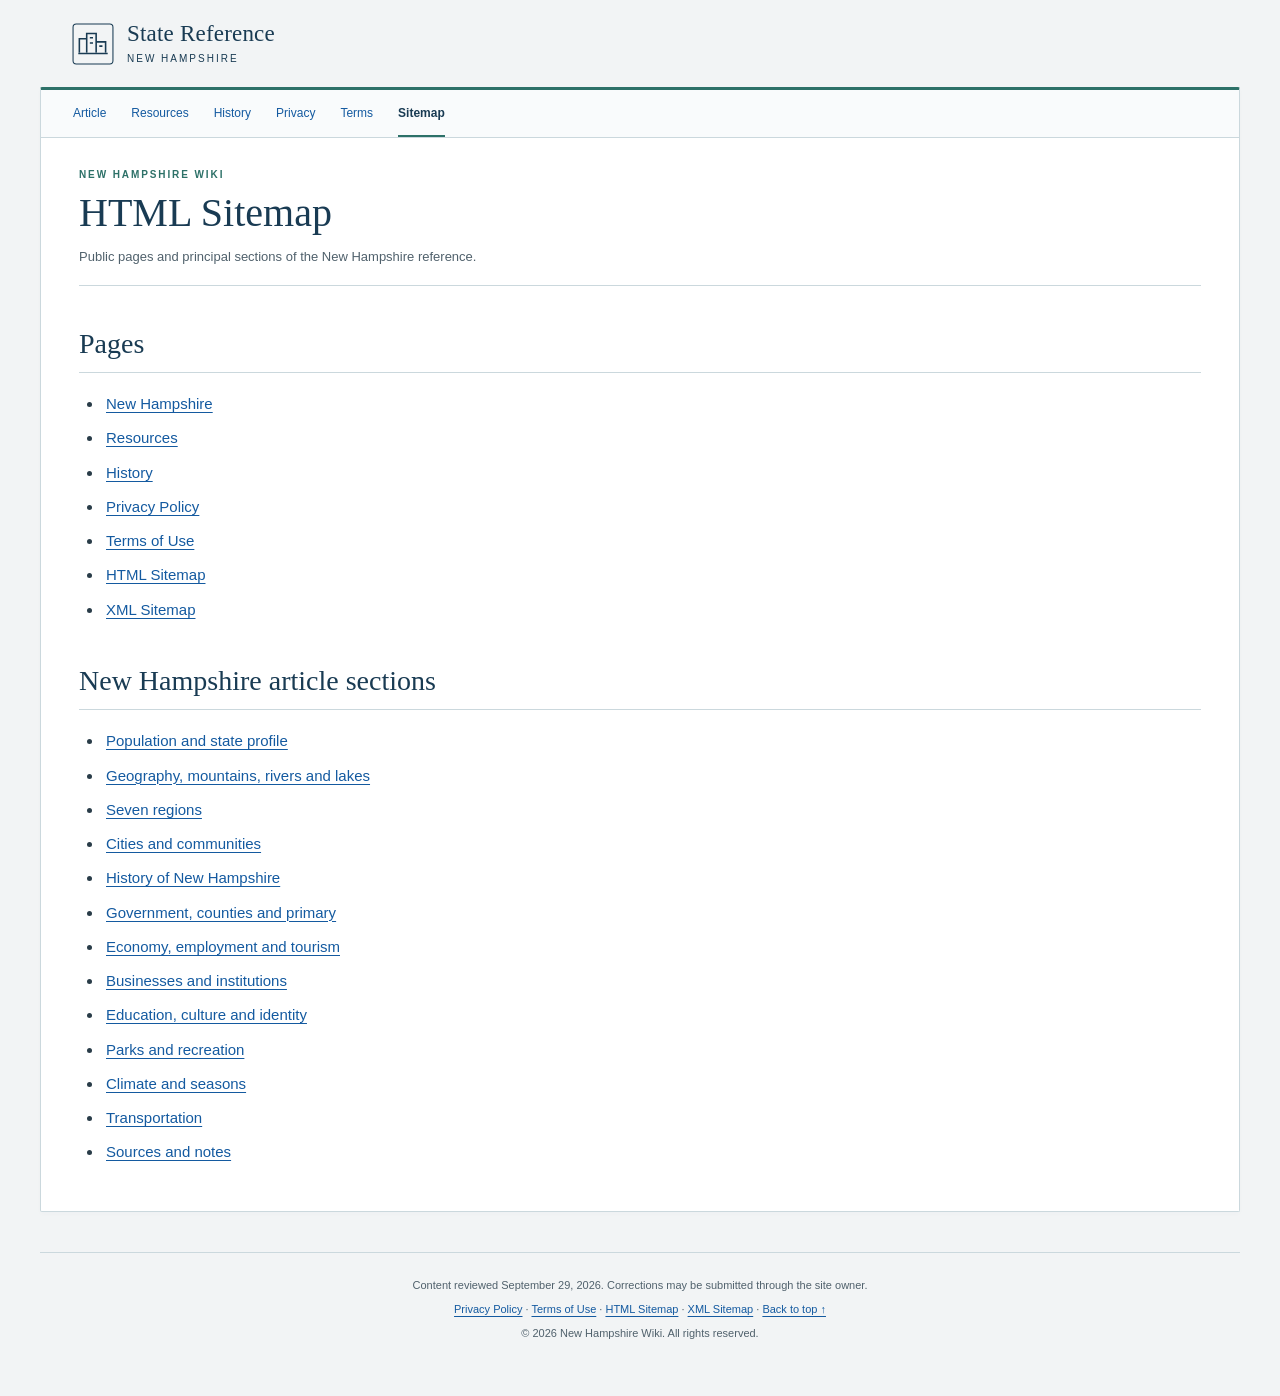
<file: sitemap/index.html>
<!doctype html>
<html lang="en-US">
<head>
<meta charset="utf-8">
<meta name="viewport" content="width=device-width,initial-scale=1">
<title>HTML Sitemap | New Hampshire Wiki</title>
<meta name="description" content="Browse every public page and principal New Hampshire article section, including resources, history, geography, government, privacy and terms.">
<meta name="robots" content="index,follow">
<meta name="theme-color" content="#213d52">
<link rel="canonical" href="https://newhampshire.wiki/sitemap/">
<link rel="icon" href="../assets/favicon.svg" type="image/svg+xml">
<link rel="stylesheet" href="../assets/wiki.css">
<script type="application/ld+json">{"@context":"https://schema.org","@graph":[{"@id":"https://newhampshire.wiki/#publisher","@type":"Organization","name":"New Hampshire Wiki","url":"https://newhampshire.wiki/"},{"@id":"https://newhampshire.wiki/#website","@type":"WebSite","name":"New Hampshire Wiki","url":"https://newhampshire.wiki/","publisher":{"@id":"https://newhampshire.wiki/#publisher"}},{"@id":"https://newhampshire.wiki/sitemap/#webpage","@type":["WebPage","CollectionPage"],"url":"https://newhampshire.wiki/sitemap/","name":"HTML Sitemap","description":"Public pages and article sections on New Hampshire Wiki.","isPartOf":{"@id":"https://newhampshire.wiki/#website"},"mainEntity":{"@id":"https://newhampshire.wiki/sitemap/#list"},"inLanguage":"en-US"},{"@id":"https://newhampshire.wiki/sitemap/#list","@type":"ItemList","name":"New Hampshire Wiki public pages","numberOfItems":6,"itemListElement":[{"@type":"ListItem","position":1,"url":"https://newhampshire.wiki/","name":"New Hampshire article"},{"@type":"ListItem","position":2,"url":"https://newhampshire.wiki/resources/","name":"Resources"},{"@type":"ListItem","position":3,"url":"https://newhampshire.wiki/history/","name":"History"},{"@type":"ListItem","position":4,"url":"https://newhampshire.wiki/privacy/","name":"Privacy Policy"},{"@type":"ListItem","position":5,"url":"https://newhampshire.wiki/terms/","name":"Terms of Use"},{"@type":"ListItem","position":6,"url":"https://newhampshire.wiki/sitemap/","name":"HTML Sitemap"}]}]}</script>
<script src="../assets/wiki.js" defer></script>
</head>
<body id="top">
<a class="skip" href="#article">Skip to content</a>
<header class="site-header"><a class="identity" href="/" aria-label="New Hampshire Wiki homepage"><svg viewBox="0 0 40 40" fill="none" aria-hidden="true"><rect x="1" y="1" width="38" height="38" rx="3" stroke="currentColor"/><path d="M7 28V15h7v13m0 0V10h9v18m0 0V18h9v10M6 29h28M17 14h3m-3 5h3m6 3h3" stroke="currentColor" stroke-width="1.5"/></svg><span class="wordmark">State Reference<small>New Hampshire</small></span></a></header>
<div class="page"><div class="toolbar"><nav aria-label="Page navigation"><a href="/">Article</a><a href="/resources/">Resources</a><a href="/history/">History</a><a href="/privacy/">Privacy</a><a href="/terms/">Terms</a><a href="/sitemap/" aria-current="page">Sitemap</a></nav></div>
<main id="article" class="support-page"><div class="article-heading"><div class="eyebrow">New Hampshire Wiki</div><h1>HTML Sitemap</h1><p class="deck">Public pages and principal sections of the New Hampshire reference.</p></div>
<article><h2 id="pages">Pages</h2><ul class="sitemap-list"><li><a href="/">New Hampshire</a></li><li><a href="/resources/">Resources</a></li><li><a href="/history/">History</a></li><li><a href="/privacy/">Privacy Policy</a></li><li><a href="/terms/">Terms of Use</a></li><li><a href="/sitemap/">HTML Sitemap</a></li><li><a href="/sitemap.xml">XML Sitemap</a></li></ul>
<h2 id="article-sections">New Hampshire article sections</h2><ul class="sitemap-list"><li><a href="/#new-hampshire-population-and-state-profile">Population and state profile</a></li><li><a href="/#geography-white-mountains-rivers-and-lakes">Geography, mountains, rivers and lakes</a></li><li><a href="/#the-seven-regions-of-new-hampshire">Seven regions</a></li><li><a href="/#cities-and-communities-concord-to-portsmouth">Cities and communities</a></li><li><a href="/#history-of-new-hampshire">History of New Hampshire</a></li><li><a href="/#government-counties-and-the-presidential-primary">Government, counties and primary</a></li><li><a href="/#economy-employment-and-tourism">Economy, employment and tourism</a></li><li><a href="/#major-businesses-and-institutions">Businesses and institutions</a></li><li><a href="/#education-culture-and-state-identity">Education, culture and identity</a></li><li><a href="/#state-parks-and-outdoor-recreation">Parks and recreation</a></li><li><a href="/#climate-and-seasons">Climate and seasons</a></li><li><a href="/#transportation-airports-rail-and-roads">Transportation</a></li><li><a href="/#sources-and-notes">Sources and notes</a></li></ul></article></main></div>
<footer class="site-footer"><p>Content reviewed September 29, 2026. Corrections may be submitted through the site owner.</p><p><a href="/privacy/">Privacy Policy</a> · <a href="/terms/">Terms of Use</a> · <a href="/sitemap/">HTML Sitemap</a> · <a href="/sitemap.xml">XML Sitemap</a> · <a href="#top">Back to top ↑</a></p><p>© <span data-current-year>2026</span> New Hampshire Wiki. All rights reserved.</p></footer>
</body>
</html>
</file>
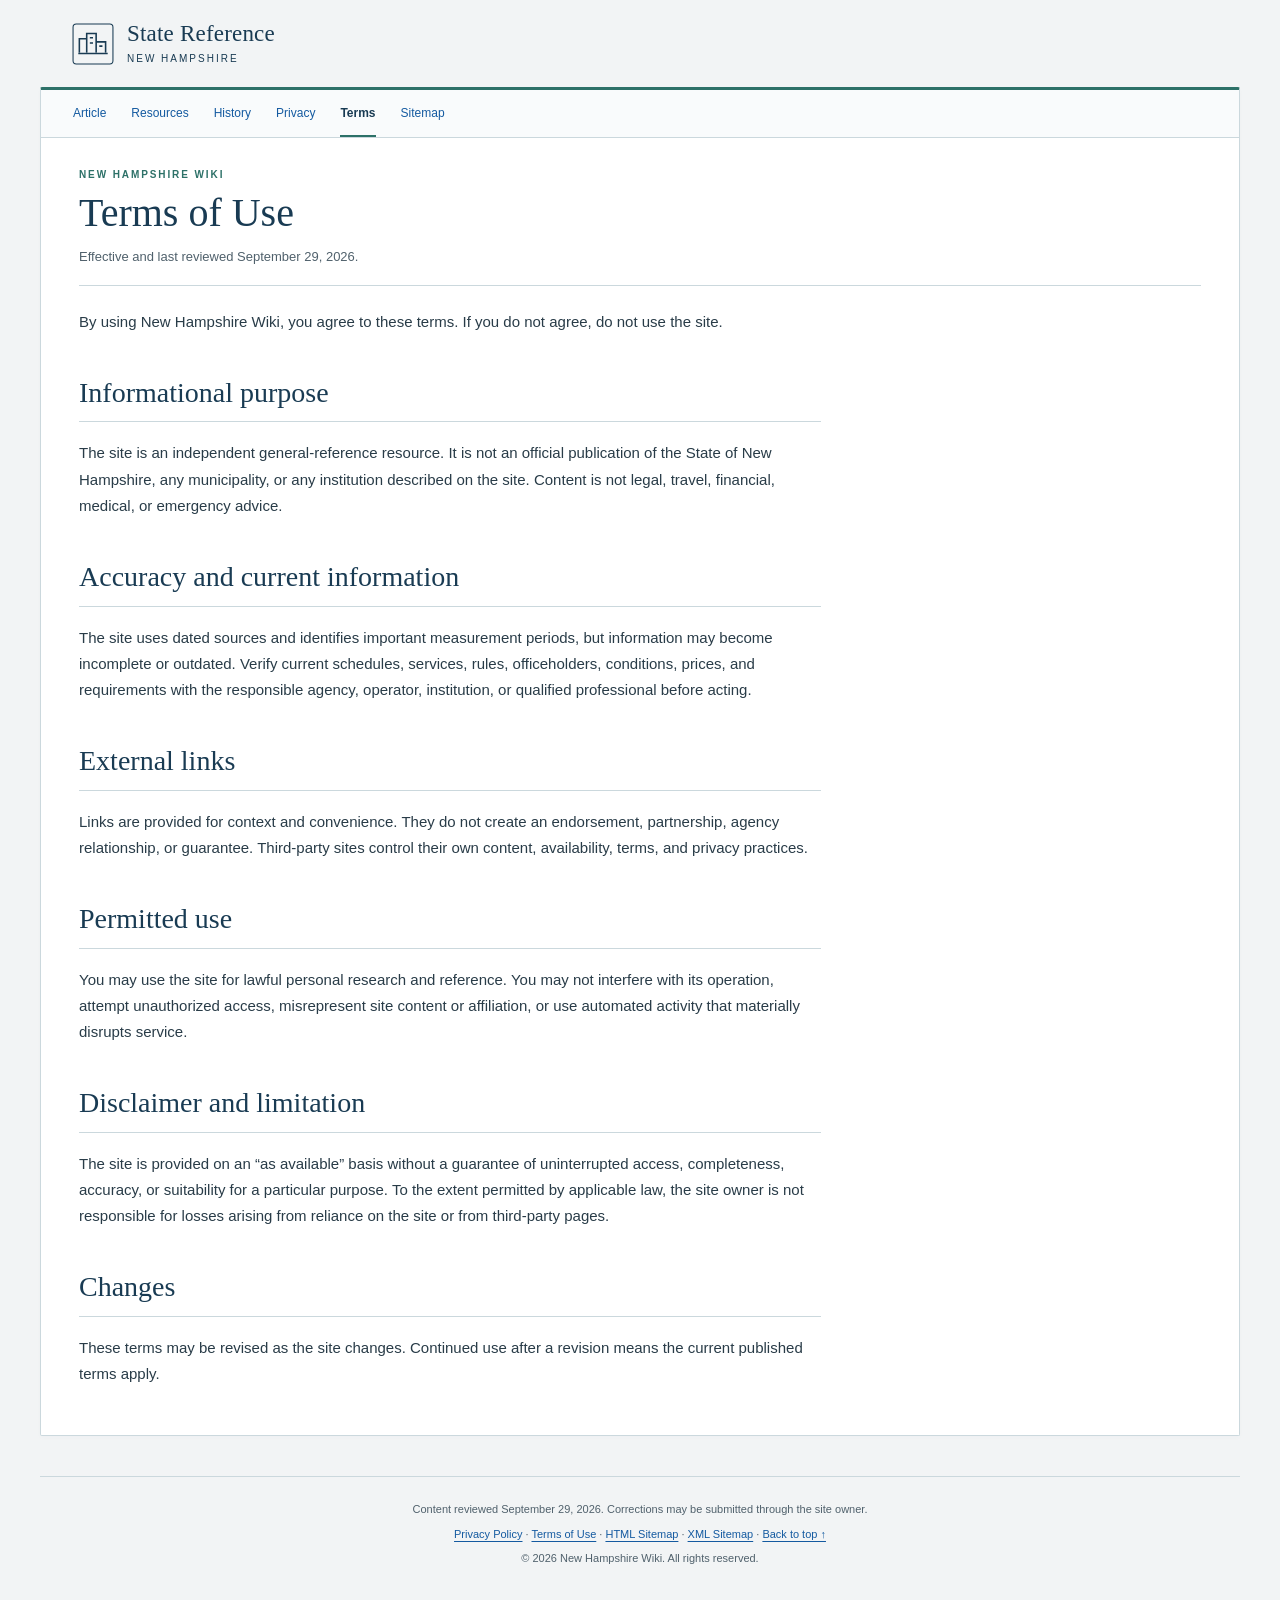
<file: terms/index.html>
<!doctype html>
<html lang="en-US">
<head>
<meta charset="utf-8">
<meta name="viewport" content="width=device-width,initial-scale=1">
<title>Terms of Use | New Hampshire Wiki</title>
<meta name="description" content="Terms of Use for New Hampshire Wiki, an independent informational reference covering state history, geography, places, institutions and public data.">
<meta name="robots" content="index,follow">
<meta name="theme-color" content="#213d52">
<link rel="canonical" href="https://newhampshire.wiki/terms/">
<link rel="icon" href="../assets/favicon.svg" type="image/svg+xml">
<link rel="stylesheet" href="../assets/wiki.css">
<script type="application/ld+json">{"@context":"https://schema.org","@graph":[{"@id":"https://newhampshire.wiki/#publisher","@type":"Organization","name":"New Hampshire Wiki","url":"https://newhampshire.wiki/"},{"@id":"https://newhampshire.wiki/#website","@type":"WebSite","name":"New Hampshire Wiki","url":"https://newhampshire.wiki/","publisher":{"@id":"https://newhampshire.wiki/#publisher"}},{"@id":"https://newhampshire.wiki/terms/#webpage","@type":"WebPage","url":"https://newhampshire.wiki/terms/","name":"Terms of Use","description":"Terms of Use for New Hampshire Wiki.","isPartOf":{"@id":"https://newhampshire.wiki/#website"},"dateModified":"2026-09-29","inLanguage":"en-US"}]}</script>
<script src="../assets/wiki.js" defer></script>
</head>
<body id="top">
<a class="skip" href="#article">Skip to content</a>
<header class="site-header"><a class="identity" href="/" aria-label="New Hampshire Wiki homepage"><svg viewBox="0 0 40 40" fill="none" aria-hidden="true"><rect x="1" y="1" width="38" height="38" rx="3" stroke="currentColor"/><path d="M7 28V15h7v13m0 0V10h9v18m0 0V18h9v10M6 29h28M17 14h3m-3 5h3m6 3h3" stroke="currentColor" stroke-width="1.5"/></svg><span class="wordmark">State Reference<small>New Hampshire</small></span></a></header>
<div class="page"><div class="toolbar"><nav aria-label="Page navigation"><a href="/">Article</a><a href="/resources/">Resources</a><a href="/history/">History</a><a href="/privacy/">Privacy</a><a href="/terms/" aria-current="page">Terms</a><a href="/sitemap/">Sitemap</a></nav></div>
<main id="article" class="support-page"><div class="article-heading"><div class="eyebrow">New Hampshire Wiki</div><h1>Terms of Use</h1><p class="deck">Effective and last reviewed September 29, 2026.</p></div>
<article class="policy-copy">
<p>By using New Hampshire Wiki, you agree to these terms. If you do not agree, do not use the site.</p>
<h2 id="informational-purpose">Informational purpose</h2><p>The site is an independent general-reference resource. It is not an official publication of the State of New Hampshire, any municipality, or any institution described on the site. Content is not legal, travel, financial, medical, or emergency advice.</p>
<h2 id="accuracy-and-current-information">Accuracy and current information</h2><p>The site uses dated sources and identifies important measurement periods, but information may become incomplete or outdated. Verify current schedules, services, rules, officeholders, conditions, prices, and requirements with the responsible agency, operator, institution, or qualified professional before acting.</p>
<h2 id="external-links">External links</h2><p>Links are provided for context and convenience. They do not create an endorsement, partnership, agency relationship, or guarantee. Third-party sites control their own content, availability, terms, and privacy practices.</p>
<h2 id="permitted-use">Permitted use</h2><p>You may use the site for lawful personal research and reference. You may not interfere with its operation, attempt unauthorized access, misrepresent site content or affiliation, or use automated activity that materially disrupts service.</p>
<h2 id="disclaimer-and-limitation">Disclaimer and limitation</h2><p>The site is provided on an “as available” basis without a guarantee of uninterrupted access, completeness, accuracy, or suitability for a particular purpose. To the extent permitted by applicable law, the site owner is not responsible for losses arising from reliance on the site or from third-party pages.</p>
<h2 id="changes">Changes</h2><p>These terms may be revised as the site changes. Continued use after a revision means the current published terms apply.</p>
</article></main></div>
<footer class="site-footer"><p>Content reviewed September 29, 2026. Corrections may be submitted through the site owner.</p><p><a href="/privacy/">Privacy Policy</a> · <a href="/terms/">Terms of Use</a> · <a href="/sitemap/">HTML Sitemap</a> · <a href="/sitemap.xml">XML Sitemap</a> · <a href="#top">Back to top ↑</a></p><p>© <span data-current-year>2026</span> New Hampshire Wiki. All rights reserved.</p></footer>
</body>
</html>
</file>
<file: assets/wiki.css>
:root{--ink:#213d52;--text:#25343e;--muted:#526473;--link:#145aa0;--accent:#126d72;--bg:#f2f4f5;--paper:#fff;--soft:#edf4f4;--line:#cad3da;--serif:Georgia,'Times New Roman',serif;--sans:Verdana,Arial,sans-serif;--space:8px}
*{box-sizing:border-box}html{scroll-padding-top:90px}body{margin:0;background:var(--bg);color:var(--text);font:15px/1.75 var(--sans)}a{color:var(--link);text-decoration-thickness:1px;text-underline-offset:3px}a:hover{text-decoration:underline;color:#0c4077}button,input,summary{font:inherit}button,summary{cursor:pointer}a:focus-visible,button:focus-visible,input:focus-visible,summary:focus-visible,[tabindex]:focus-visible{outline:3px solid var(--accent);outline-offset:4px}button{color:var(--ink)}.skip{position:absolute;left:16px;top:-80px;background:white;padding:12px;z-index:100}.skip:focus{top:8px}
.site-header{max-width:1200px;margin:auto;padding:24px 32px 20px;display:flex;align-items:center;justify-content:space-between;gap:30px}.identity{display:flex;gap:13px;align-items:center;color:var(--ink);text-decoration:none}.identity svg{width:39px;height:39px}.wordmark{font-family:var(--serif);font-size:23px;line-height:1.1;letter-spacing:.2px}.wordmark small{display:block;font:10px/1.5 var(--sans);letter-spacing:2px;margin-top:5px;text-transform:uppercase}.search{display:flex;width:350px;position:relative}.search input{width:100%;min-width:0;border:1px solid #9daeb9;border-radius:3px 0 0 3px;background:white;padding:10px 12px;font-size:13px}.search button{border:1px solid var(--ink);border-radius:0 3px 3px 0;background:var(--ink);color:white;font-size:12px;padding:0 14px}.search-panel{position:absolute;z-index:20;top:51px;right:0;width:430px;max-width:calc(100vw - 32px);background:white;border:1px solid var(--line);box-shadow:0 7px 22px #213d5220;padding:16px;font-size:13px}.search-panel[hidden]{display:none}.search-panel p{margin:0 0 12px}.search-panel ul{list-style:none;margin:0;padding:0;max-height:340px;overflow:auto}.search-panel li+li{border-top:1px solid #e7ecef}.search-panel a{display:block;padding:8px 0}.search-panel .close-search{background:none;color:var(--link);border:0;padding:9px 0 0;font-size:12px}
.page{max-width:1200px;margin:0 auto 40px;background:var(--paper);border:1px solid var(--line);border-top:3px solid var(--accent);box-shadow:0 2px 5px #213d5205}.toolbar{display:flex;justify-content:space-between;align-items:center;gap:12px;border-bottom:1px solid var(--line);padding:0 32px;background:#f9fbfc}.toolbar nav{display:flex;gap:25px}.toolbar a{display:block;font-size:12px;padding:13px 0 11px;text-decoration:none;white-space:nowrap}.toolbar a[aria-current="page"]{color:var(--ink);border-bottom:2px solid var(--accent);font-weight:700}.print{border:0;background:transparent;font-size:12px;padding:12px 0;color:var(--muted)}main{padding:28px 38px 0}.eyebrow{font-size:10px;letter-spacing:1.9px;color:var(--accent);font-weight:bold;text-transform:uppercase;margin-bottom:5px}.article-heading{margin-bottom:23px;border-bottom:1px solid var(--line);padding-bottom:16px}.article-heading h1{font:normal 42px/1.18 var(--serif);color:var(--ink);margin:0 0 10px}.deck{font-size:13px;color:var(--muted);margin:0;max-width:none}.metadata{display:flex;gap:18px;flex-wrap:wrap;color:var(--muted);font-size:10px;margin-top:12px;text-transform:uppercase;letter-spacing:.6px}
p{max-width:89ch;margin:0 0 18px}strong{font-weight:700}article h2{clear:both;margin:40px 0 18px;padding:0 0 10px;border-bottom:1px solid var(--line);font:normal 28px/1.3 var(--serif);color:var(--ink);scroll-margin-top:20px}article h3{font-size:17px;line-height:1.5;margin:27px 0 12px;color:var(--ink);scroll-margin-top:20px}article>p,article>ul{max-width:89ch}article li{padding-left:3px;margin-bottom:8px}article ul{padding-left:24px}.intro p:first-child{font-size:16px;line-height:1.8}.infobox{float:right;width:302px;border:1px solid #b6c7ce;margin:0 0 26px 30px;background:#f8fafb;font-size:12px;line-height:1.6}.infobox h2{font:normal 22px/1.3 var(--serif);text-align:center;margin:0;padding:18px 12px 10px;border:0;background:var(--soft)}.infobox .subhead{text-align:center;color:var(--accent);background:var(--soft);font-size:10px;text-transform:uppercase;letter-spacing:1.2px;padding:0 12px 17px}.infobox dl{margin:0;padding:4px 16px 10px}.infobox dl>div{display:grid;grid-template-columns:82px 1fr;gap:10px;padding:10px 0;border-bottom:1px solid #dce4e8}.infobox dl>div:last-child{border:0}.infobox dt{font-weight:700;color:var(--ink)}.infobox dd{margin:0}.infobox .note{font-size:11px;padding:14px 16px;margin:0;border-top:1px solid var(--line);background:white;color:var(--muted)}.contents{border:1px solid var(--line);background:#f8fafb;width:calc(100% - 332px);margin:26px 0 30px;padding:0 20px 15px;font-size:12px;line-height:1.6}.contents summary{font-size:14px;font-weight:700;color:var(--ink);padding:15px 0 0}.contents summary span{font-size:10px;font-weight:normal;float:right;padding:3px 0 0;color:var(--muted)}.contents ol{margin:15px 0 0;padding-left:24px;columns:2;column-gap:30px}.contents li{padding-left:2px;margin:0 0 9px;break-inside:avoid}.contents a{text-decoration:none}.contents a:hover{text-decoration:underline}
.table-scroll{overflow-x:auto;margin:20px 0 25px;max-width:100%;border:1px solid var(--line);border-radius:2px}table{border-collapse:collapse;width:100%;font-size:13px;line-height:1.6;text-align:left}th{background:#eaf0f3;color:var(--ink);font-weight:700}th,td{padding:13px 16px;vertical-align:top;border-bottom:1px solid #dce4e8}tr:last-child td{border-bottom:0}tbody tr:nth-child(even){background:#f8fafb}th:not(:last-child),td:not(:last-child){border-right:1px solid #e2e8ec}figure{margin:26px 0 30px;max-width:1000px;border:1px solid var(--line);background:white}figure img{display:block;width:100%;height:auto;object-fit:contain}figcaption{border-top:1px solid var(--line);font-size:11px;line-height:1.65;color:var(--muted);padding:14px 20px;background:#f8fafb}.article-footer{margin-top:35px;padding:25px 38px 32px;border-top:3px solid var(--accent);background:#f9fbfc}.article-footer h2{font:normal 28px/1.3 var(--serif);color:var(--ink);margin:0 0 12px}.article-footer p{font-size:12px;color:var(--muted)}.article-footer ol{margin:20px 0 0;padding-left:25px;font-size:12px;line-height:1.55}.article-footer li{padding:0 0 14px 5px;break-inside:avoid}.article-footer li p{margin:0;color:var(--text)}.article-footer code{font:11px/1.6 var(--sans);color:var(--muted);overflow-wrap:anywhere;word-break:break-word}.endbar{max-width:1200px;margin:0 auto 26px;padding:0 32px;display:flex;justify-content:space-between;gap:20px;font-size:11px;color:var(--muted)}.endbar p{margin:0}.sr-only{position:absolute;width:1px;height:1px;padding:0;margin:-1px;overflow:hidden;clip:rect(0,0,0,0);white-space:nowrap;border:0}
@media(min-width:1100px){.article-footer ol{columns:2;column-gap:48px}}
@media(max-width:850px){.site-header{padding:20px 24px}.search{width:300px}.page{border-left:0;border-right:0}.toolbar{padding:0 24px}.toolbar nav{gap:20px}main{padding:26px 26px 0}.article-heading h1{font-size:36px}.infobox{width:260px;margin-left:24px}.contents{width:calc(100% - 284px)}.contents ol{columns:1}.intro p:first-child{font-size:15px}.article-footer{padding:25px 26px}.infobox dl>div{grid-template-columns:72px 1fr}}
@media(max-width:600px){body{font-size:14px;line-height:1.75}.site-header{padding:20px 20px 17px;display:block}.identity{width:max-content}.wordmark{font-size:22px}.search{width:100%;margin-top:18px}.search input{font-size:14px;min-height:44px}.search button{font-size:12px}.search-panel{width:100%;max-width:100%;top:49px}.toolbar{padding:0 20px}.toolbar nav{gap:18px}.toolbar a{font-size:11px;padding:12px 0}.print{display:none}main{padding:24px 20px 0}.article-heading{margin-bottom:22px}.article-heading h1{font-size:34px}.deck{font-size:12px}.metadata{gap:8px 15px;font-size:9px}.infobox{float:none;width:100%;margin:22px 0 25px}.infobox h2{text-align:left;padding:14px 16px 5px;font-size:21px}.infobox .subhead{text-align:left;padding:0 16px 12px}.infobox dl{padding:4px 16px}.infobox dl>div{grid-template-columns:88px 1fr;padding:8px 0}.infobox .note{padding:12px 16px}.contents{width:100%;margin:22px 0;padding:0 16px 15px}.contents ol{columns:1}.contents:not([open]){padding-bottom:15px}article h2{font-size:25px;line-height:1.35;margin-top:34px}article h3{font-size:16px}table{font-size:12px;min-width:510px}th,td{padding:11px 12px}figure{margin:23px -4px}.article-footer{padding:25px 20px}.article-footer ol{padding-left:23px}.article-footer code{font-size:10px}.endbar{padding:0 20px;display:block}.endbar a{display:inline-block;margin-top:10px}}

@media print{html{scroll-behavior:auto}body{background:white;font-size:10pt;line-height:1.55}.site-header,.toolbar,.contents,.endbar{display:none}.page{margin:0;border:0;max-width:none;box-shadow:none}main{padding:0}.article-heading h1{font-size:28pt}.infobox{width:240px}article h2{font-size:19pt;break-after:avoid}article h3{break-after:avoid}table{min-width:0;font-size:9pt}.table-scroll{overflow:visible}figure{break-inside:avoid;max-width:680px}.article-footer{padding:20px 0}.article-footer ol{columns:1}a{color:inherit}.article-footer li{break-inside:avoid}}

.toolbar nav{min-width:0;overflow-x:auto;scrollbar-width:thin}.toolbar{gap:20px}.toolbar .print{flex-shrink:0}.toolbar nav a{min-height:44px}.directory{display:grid;grid-template-columns:1fr 1fr;gap:20px;margin:24px 0}.directory section{padding:20px 22px;border:1px solid var(--line);background:#f8fafb}.directory h3{margin:0 0 9px;font-family:var(--serif);font-size:21px}.directory p{font-size:13px;margin:0 0 12px}.history-entry{padding:22px 24px;border-left:3px solid var(--accent);background:#f3f7f8;margin:20px 0 30px}.history-entry h3{margin:0 0 12px}.support-page{padding-bottom:30px}
@media(max-width:600px){article{display:flex;flex-direction:column}article>*{min-width:0}.intro{order:-2}.infobox{order:-1}.table-scroll{width:100%}.directory{grid-template-columns:1fr}.toolbar nav{gap:20px}.directory section{padding:18px}.history-entry{padding:18px}.support-page{padding-bottom:24px}}

.city-emblem{padding:9px 12px;background:#f0f5f6;border-bottom:1px solid var(--line)}.city-emblem svg{display:block;width:100%;height:auto}.muted{color:var(--muted)}.directory h3{font-size:20px}.article-footer li p{font-size:12px}.sources-policy{border-left:3px solid var(--accent);padding:12px 18px;background:var(--soft)}@media(max-width:600px){.city-emblem{display:none}.metadata{line-height:1.7}.contents summary{min-height:42px}.infobox dl>div{grid-template-columns:96px 1fr}}
:root{color-scheme:light;--ink:#193b53;--text:#293c48;--muted:#50616c;--accent:#2d7168;--bg:#f2f4f5;--soft:#eef4f5;--line:#cbd8dd;--ink:oklch(from #193b53 l c h);--accent:oklch(from #2d7168 l c h);--radius:2px;--ease:cubic-bezier(.2,.7,.2,1)}
.page{border-radius:var(--radius)}.site-header{padding-top:21px;padding-bottom:21px}.identity svg{width:42px;height:42px}.article-heading h1{font-size:40px}h1,h2,h3{text-wrap:balance}p{text-wrap:pretty}.infobox{width:304px;background:#f7f9fa}.infobox-title{font:normal 23px/1.3 var(--serif);text-align:center;padding:16px 12px 6px;background:var(--soft);color:var(--ink)}.infobox .subhead{padding-bottom:13px}.city-photo{margin:0;border:0}.city-photo picture,.city-photo img{display:block;width:100%;height:auto}.city-photo figcaption{padding:10px 13px;font-size:10px;background:#f7f9fa;line-height:1.6}.city-photo figcaption a{padding:2px 0;display:inline-block}.contents{width:calc(100% - 334px)}.contents a{display:block;padding:5px 0}.contents li{margin-bottom:1px}.reference{font-size:.7em;line-height:0;white-space:nowrap}.reference a{padding:0 2px;text-decoration:none}.data-figure{max-width:900px}.infobox .note{font-size:11px}.references li:target{background:#e6f0f3;outline:2px solid var(--accent);outline-offset:4px}.license-note{margin-top:24px;padding-top:17px;border-top:1px solid var(--line)}.license-note code{display:block}.catlinks{font-size:12px;padding:15px 18px;background:var(--soft);border:1px solid var(--line);margin:32px 0}.catlinks span{color:var(--muted)}.directory a{display:inline-block;padding:8px 0}.print{min-height:44px}.contents summary{min-height:44px}.search button{min-height:44px}.search-panel .close-search{min-height:42px}.endbar a{display:inline-flex;align-items:center;min-height:40px}.toolbar a:hover{color:var(--accent)}.sr-only{white-space:nowrap}.search-panel a{padding:12px 0}.search-panel{border-top:3px solid var(--accent)}
.infobox dl>div{grid-template-columns:100px 1fr}
@media(max-width:850px){.infobox{width:260px}.infobox dl>div{grid-template-columns:92px 1fr}.contents{width:calc(100% - 284px)}}
@media(max-width:600px){.article-heading h1{font-size:36px}.infobox,.contents{width:100%}.infobox-title{text-align:left;padding:15px 16px 5px}.city-photo img{max-height:none}.city-photo figcaption{font-size:11px}.contents a{min-height:40px;padding:8px 0}.table-scroll{overscroll-behavior-inline:contain}.data-figure{margin-inline:0}.toolbar nav{gap:20px}.toolbar{gap:0}.metadata{font-size:10px}.catlinks{font-size:11px}.site-header{padding-inline:20px}}
@media(prefers-reduced-motion:reduce){html{scroll-behavior:auto}*,*::before,*::after{animation:none!important;transition:none!important}}
@media print{.city-photo img{max-width:100%}.reference{font-size:7pt}.infobox{width:225px}.references li:target{outline:0;background:none}.catlinks{display:none}}
.legal-notice{max-width:1200px;margin:0 auto 18px;padding:15px 18px;border:1px solid #d7bd58;background:#fff8d8;color:#3f381d;font-size:12px;line-height:1.65}.categories{max-width:1200px;margin:0 auto 18px;padding:14px 18px;border:1px solid var(--line);background:var(--soft);font-size:12px;color:var(--muted)}.site-footer{max-width:1200px;margin:0 auto 30px;padding:18px 32px;border-top:1px solid var(--line);font-size:11px;color:var(--muted);text-align:center}.site-footer p{max-width:none;margin:5px 0}.policy-copy,.sitemap-list{max-width:89ch}.sitemap-list li{margin-bottom:8px}@media(max-width:600px){.legal-notice,.categories{margin:0 20px 16px}.site-footer{padding:18px 20px}}
</file>
